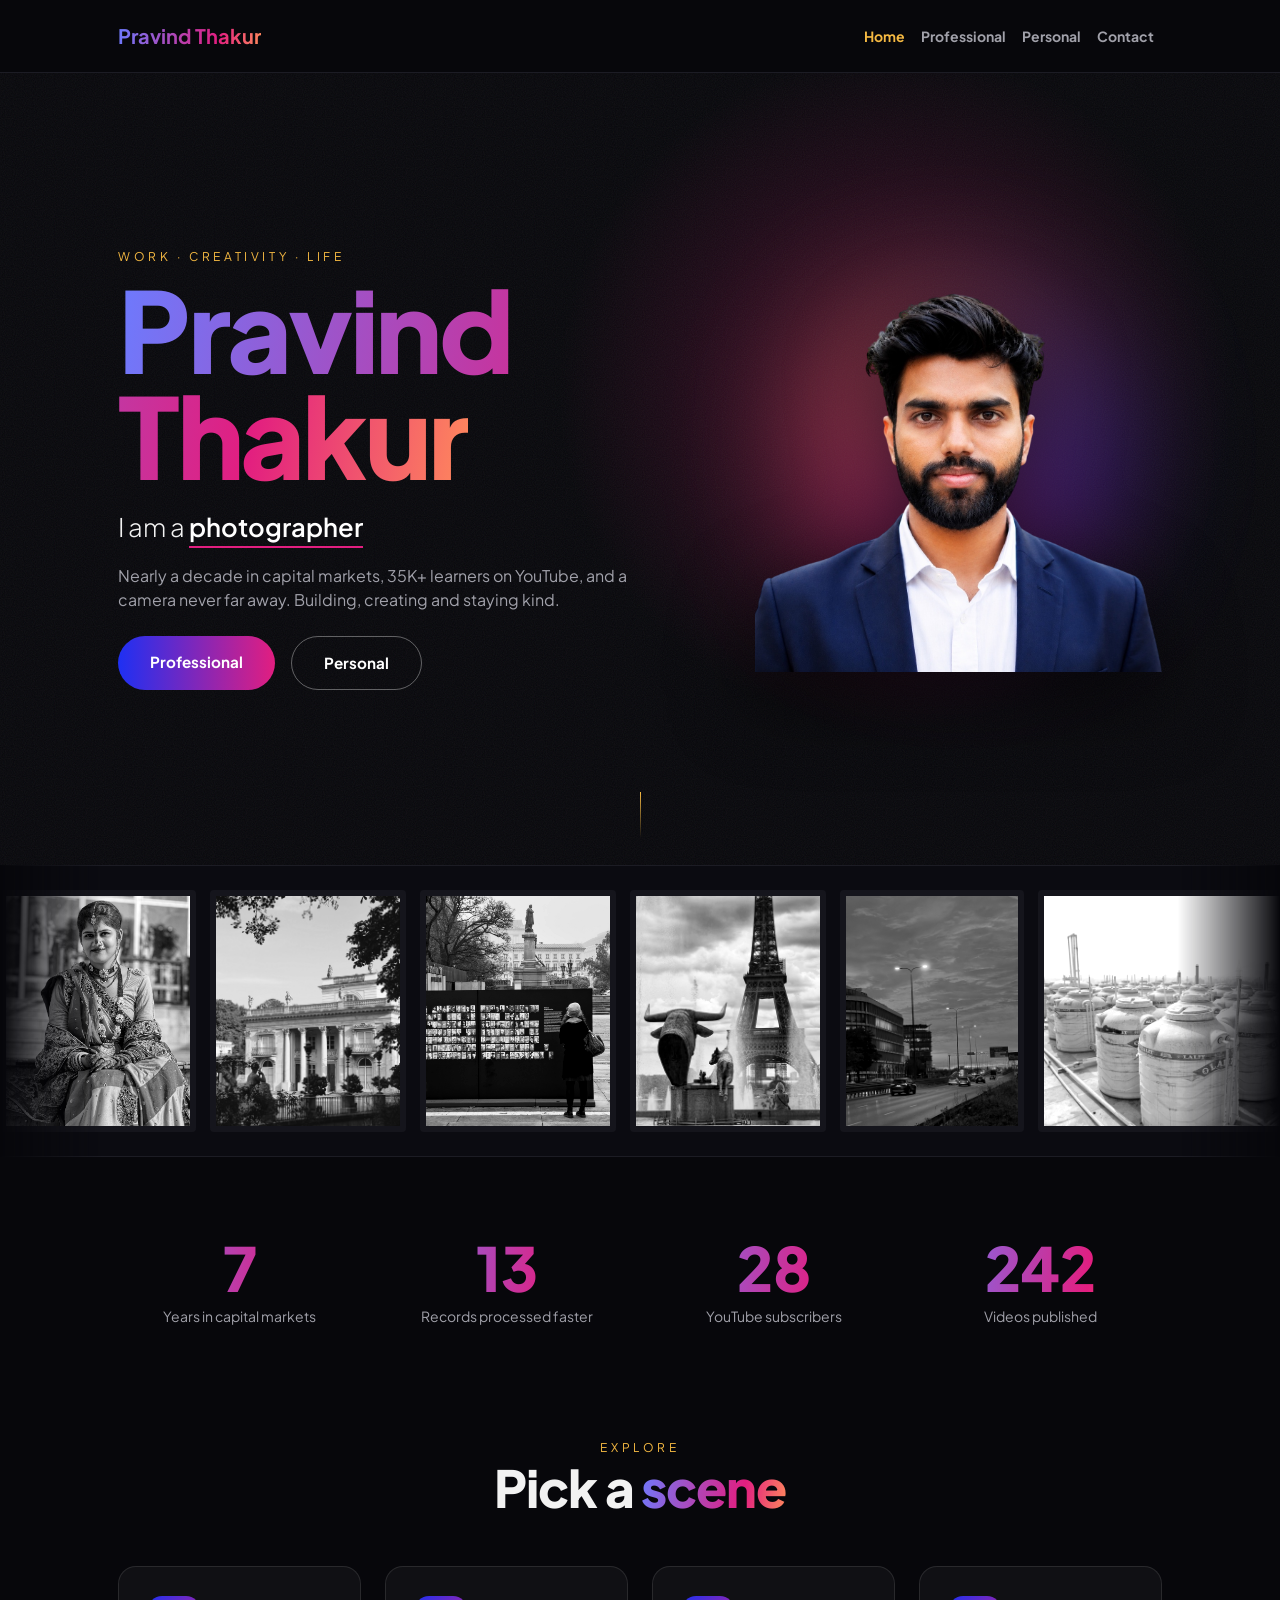
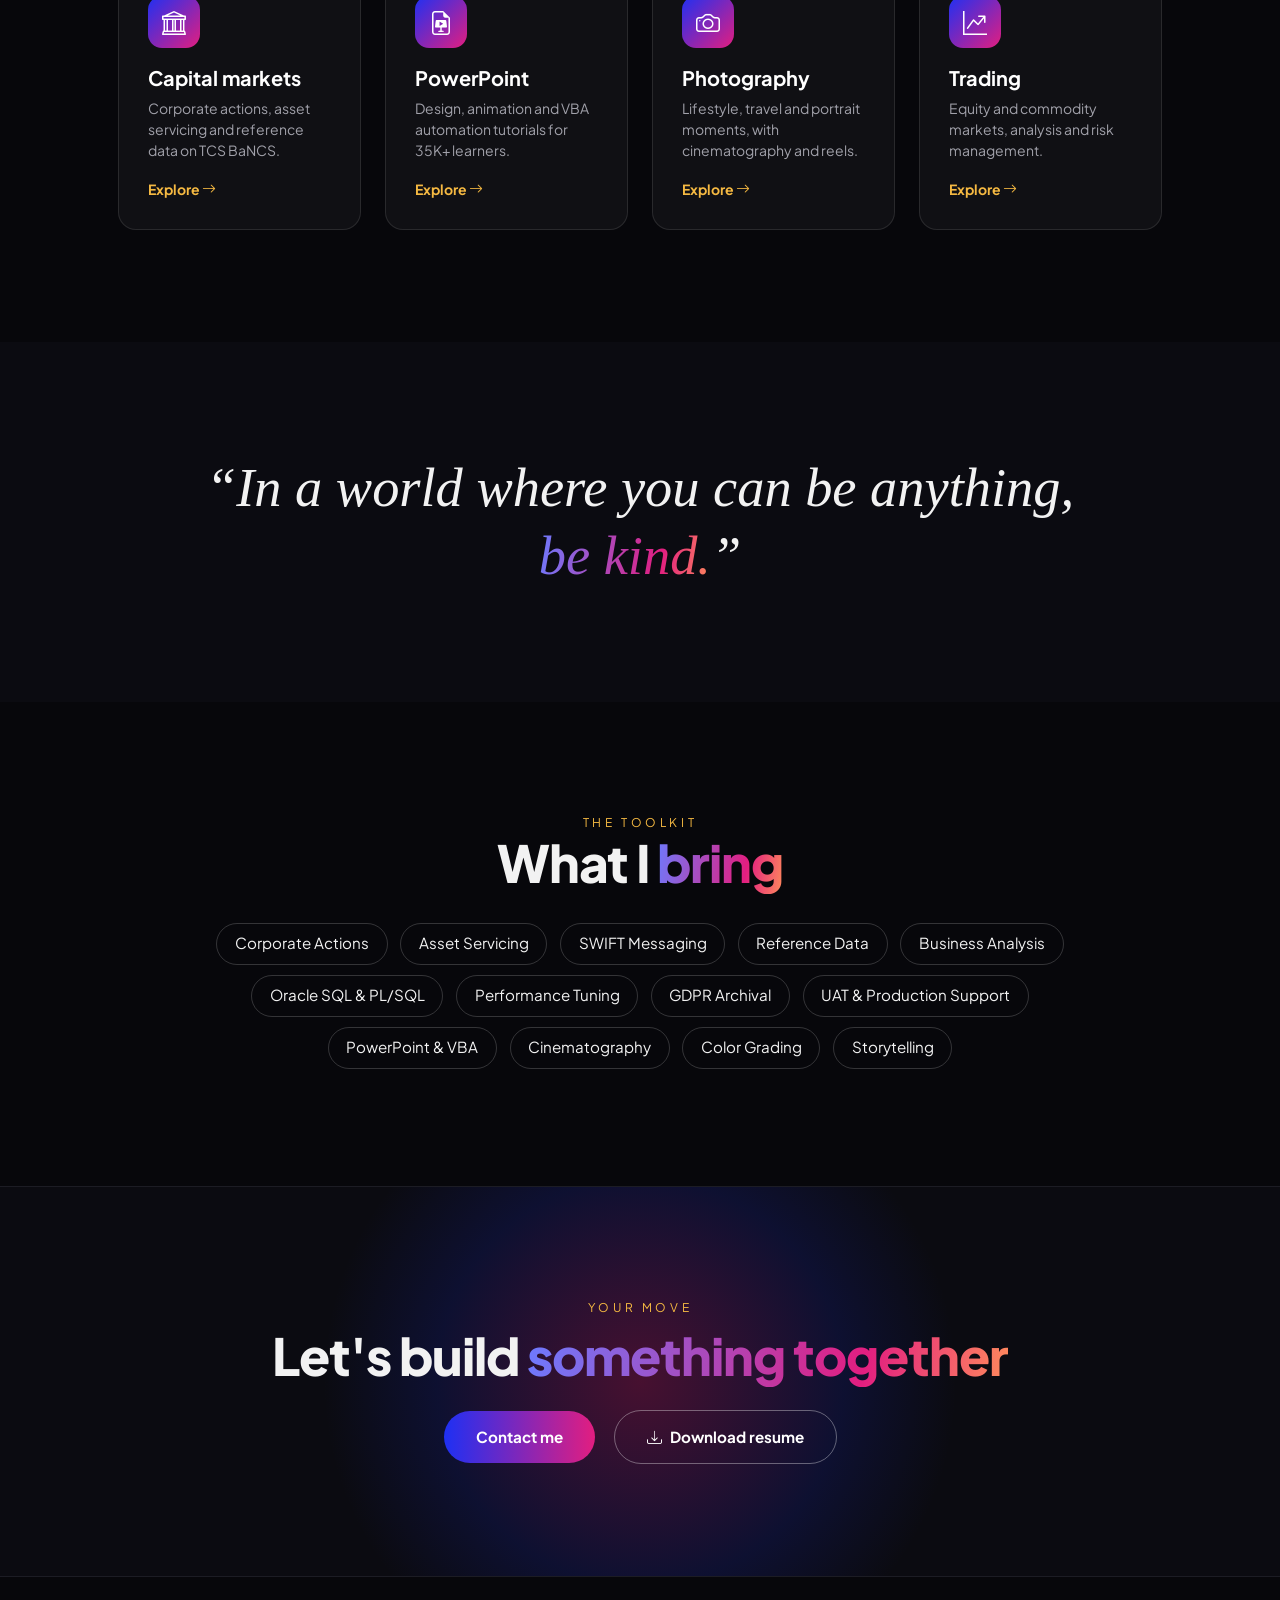
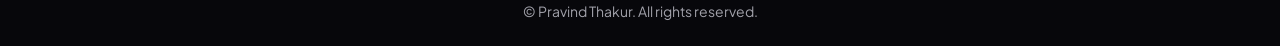
<file: index.html>
<!DOCTYPE html>
<html lang="en">
<head>
    <meta charset="utf-8" />
    <meta name="viewport" content="width=device-width, initial-scale=1, shrink-to-fit=no" />
    <meta name="description" content="Pravind Thakur — Capital markets professional, PowerPoint creator and photographer." />
    <meta name="author" content="Pravind Thakur" />
    <title>Pravind Thakur | Home</title>

    <!-- Favicon -->
    <link rel="icon" type="image/x-icon" href="assets/favicon.ico" />

    <!-- Google Fonts -->
    <link rel="preconnect" href="https://fonts.googleapis.com" />
    <link rel="preconnect" href="https://fonts.gstatic.com" crossorigin />
    <link href="https://fonts.googleapis.com/css2?family=Plus+Jakarta+Sans:wght@100;200;300;400;500;600;700;800;900&display=swap" rel="stylesheet" />

    <!-- Bootstrap Icons -->
    <link href="https://cdn.jsdelivr.net/npm/bootstrap-icons@1.8.1/font/bootstrap-icons.css" rel="stylesheet" />

    <!-- Core Theme CSS -->
    <link href="css/styles.css" rel="stylesheet" />

    <script>
        document.documentElement.classList.add('js');
    </script>

    <style>
        /* =========================================
           GLOBAL DARK THEME
        ========================================= */

        :root {
            color-scheme: dark;
        }

        html {
            scroll-behavior: smooth;
        }

        body {
            background: #07070b !important;
            font-family: 'Plus Jakarta Sans', sans-serif;
        }

        /* =========================================
           NAVIGATION HEADER
        ========================================= */

        .navbar {
            background-color: #07070b !important;
            border-bottom: 1px solid #1c1c24;
        }

        .navbar .navbar-brand {
            color: #f2f2f2 !important;
        }

        .navbar .navbar-brand .text-primary {
            background: linear-gradient(100deg, #6c7bff 0%, #e21e80 70%, #ff8a5c 100%);
            -webkit-background-clip: text;
            background-clip: text;
            -webkit-text-fill-color: transparent;
        }

        .navbar .nav-link {
            color: #a1a1aa !important;
            transition: color 0.25s ease;
        }

        .navbar .nav-link:hover,
        .navbar .nav-link:focus,
        .navbar .nav-link.active {
            color: #f5b942 !important;
        }

        .navbar .navbar-toggler {
            border: 1px solid rgba(255, 255, 255, 0.25);
            box-shadow: none;
        }

        .navbar .navbar-toggler:focus {
            box-shadow: 0 0 0 0.15rem rgba(245, 185, 66, 0.2);
        }

        @media (max-width: 991.98px) {
            #navbarSupportedContent .navbar-nav {
                margin-left: 0 !important;
                align-items: flex-start;
            }
        }

        /* =========================================
           MAIN CINEMATIC AREA
        ========================================= */

        .cine {
            background: #07070b;
            color: #f2f2f2;
            position: relative;
            overflow: hidden;
        }

        .cine a {
            text-decoration: none;
        }

        .c-grad {
            background: linear-gradient(100deg, #6c7bff 0%, #e21e80 70%, #ff8a5c 100%);
            -webkit-background-clip: text;
            background-clip: text;
            -webkit-text-fill-color: transparent;
        }

        .c-gold {
            color: #f5b942;
        }

        .c-muted {
            color: #a1a1aa;
        }

        #cScroll {
            position: fixed;
            top: 0;
            left: 0;
            height: 3px;
            width: 0;
            background: linear-gradient(90deg, #1e30f3, #e21e80);
            z-index: 2000;
        }

        /* =========================================
           HERO SECTION
        ========================================= */

        .c-hero {
            position: relative;
            min-height: 88vh;
            display: flex;
            align-items: center;
            padding: 9vh 0;
        }

        .c-hero::before {
            content: "";
            position: absolute;
            inset: 0;
            background: radial-gradient(
                520px circle at var(--mx, 70%) var(--my, 40%),
                rgba(226, 30, 128, 0.28),
                transparent 65%
            );
            pointer-events: none;
        }

        .c-hero::after {
            content: "";
            position: absolute;
            inset: 0;
            opacity: 0.07;
            pointer-events: none;
            background-image: url("data:image/svg+xml;utf8,<svg xmlns='http://www.w3.org/2000/svg' width='160' height='160'><filter id='n'><feTurbulence type='fractalNoise' baseFrequency='.9' numOctaves='2'/></filter><rect width='100%' height='100%' filter='url(%23n)'/></svg>");
        }

        /* The old Scene 01 and bottom information bars have been removed. */

        .c-eyebrow {
            letter-spacing: 0.3em;
            font-size: 0.75rem;
            text-transform: uppercase;
            color: #f5b942;
        }

        .c-title {
            font-size: clamp(3rem, 9vw, 7rem);
            font-weight: 800;
            line-height: 0.95;
            letter-spacing: -0.03em;
            margin: 0.6rem 0 1.2rem;
        }

        .c-role {
            font-size: clamp(1.1rem, 2.4vw, 1.6rem);
            font-weight: 300;
            min-height: 2.2em;
        }

        .c-role b {
            font-weight: 600;
            color: #fff;
            transition: opacity 0.35s, transform 0.35s;
            display: inline-block;
            border-bottom: 2px solid #e21e80;
        }

        .c-role b.out {
            opacity: 0;
            transform: translateY(8px);
        }

        .c-btn {
            display: inline-block;
            padding: 0.9rem 2rem;
            border-radius: 999px;
            font-weight: 700;
            font-size: 0.95rem;
            transition: transform 0.25s, box-shadow 0.25s, background 0.25s;
        }

        .c-btn:hover {
            transform: translateY(-3px);
        }

        .c-btn.fill {
            background: linear-gradient(90deg, #1e30f3, #e21e80);
            color: #fff;
        }

        .c-btn.fill:hover {
            box-shadow: 0 10px 30px rgba(226, 30, 128, 0.4);
            color: #fff;
        }

        .c-btn.line {
            border: 1px solid rgba(255, 255, 255, 0.35);
            color: #fff;
        }

        .c-btn.line:hover {
            background: #fff;
            color: #000;
        }

        /* =========================================
           PROFILE IMAGE
        ========================================= */

        .c-portrait {
            position: relative;
            display: flex;
            justify-content: center;
            z-index: 1;
        }

        .c-portrait::before {
            content: "";
            position: absolute;
            width: 75%;
            aspect-ratio: 1;
            border-radius: 50%;
            top: 8%;
            background: conic-gradient(
                from 90deg,
                #1e30f3,
                #e21e80,
                #ff8a5c,
                #1e30f3
            );
            filter: blur(70px);
            opacity: 0.55;
            animation: cSpin 14s linear infinite;
        }

        @keyframes cSpin {
            to {
                transform: rotate(360deg);
            }
        }

        .c-portrait img {
            position: relative;
            max-height: 62vh;
            max-width: 100%;
            animation: cFloat 6s ease-in-out infinite;
            filter: drop-shadow(0 25px 40px rgba(0, 0, 0, 0.6));
        }

        @keyframes cFloat {
            50% {
                transform: translateY(-12px);
            }
        }

        .c-scroll {
            position: absolute;
            bottom: 3vh;
            left: 50%;
            width: 1px;
            height: 46px;
            background: linear-gradient(#f5b942, transparent);
            z-index: 2;
            animation: cDrop 2s ease-in-out infinite;
        }

        @keyframes cDrop {
            0% {
                transform: scaleY(0);
                transform-origin: top;
            }

            50% {
                transform: scaleY(1);
                transform-origin: top;
            }

            51% {
                transform-origin: bottom;
            }

            100% {
                transform: scaleY(0);
                transform-origin: bottom;
            }
        }

        /* =========================================
           GENERAL SECTIONS
        ========================================= */

        .c-sec {
            padding: 7rem 0;
            position: relative;
        }

        .c-h2 {
            font-size: clamp(2rem, 4.5vw, 3.2rem);
            font-weight: 800;
            letter-spacing: -0.02em;
        }

        /* =========================================
           PHOTO REEL
        ========================================= */

        .c-reel {
            overflow: hidden;
            padding: 1.5rem 0;
            border-top: 1px solid #1c1c24;
            border-bottom: 1px solid #1c1c24;
            background: #0b0b11;
            -webkit-mask-image: linear-gradient(
                90deg,
                transparent,
                #000 8%,
                #000 92%,
                transparent
            );
            mask-image: linear-gradient(
                90deg,
                transparent,
                #000 8%,
                #000 92%,
                transparent
            );
        }

        .c-track {
            display: flex;
            gap: 14px;
            width: max-content;
            animation: cMarq 60s linear infinite;
        }

        .c-reel:hover .c-track {
            animation-play-state: paused;
        }

        @keyframes cMarq {
            to {
                transform: translateX(-50%);
            }
        }

        .c-frame {
            flex: 0 0 auto;
            border: 6px solid #15151c;
            border-radius: 4px;
            overflow: hidden;
            position: relative;
        }

        .c-frame img {
            height: 230px;
            width: auto;
            display: block;
            filter: grayscale(1) contrast(1.1);
            transition: filter 0.4s, transform 0.4s;
        }

        .c-frame:hover img {
            filter: none;
            transform: scale(1.06);
        }

        /* =========================================
           STATISTICS
        ========================================= */

        .c-stat {
            font-size: clamp(2.4rem, 5vw, 3.8rem);
            font-weight: 800;
            line-height: 1;
        }

        /* =========================================
           TWO WORLDS
        ========================================= */

        .c-worlds {
            display: flex;
            gap: 14px;
            min-height: 380px;
        }

        .c-world {
            flex: 1;
            border-radius: 22px;
            padding: 2.4rem;
            display: flex;
            flex-direction: column;
            justify-content: flex-end;
            position: relative;
            overflow: hidden;
            transition: flex 0.6s cubic-bezier(0.2, 0.8, 0.2, 1);
        }

        .c-world:hover {
            flex: 1.7;
        }

        .c-world.work {
            background: radial-gradient(circle at 20% 10%, #2b3fff, #0b1240 70%);
        }

        .c-world.create {
            background: radial-gradient(circle at 80% 10%, #ff6a3d, #7a0f4a 75%);
        }

        .c-world .more {
            max-height: 0;
            opacity: 0;
            overflow: hidden;
            transition: max-height 0.6s, opacity 0.6s;
        }

        .c-world:hover .more {
            max-height: 200px;
            opacity: 1;
        }

        .c-world h3 {
            font-size: clamp(1.5rem, 3vw, 2.2rem);
            font-weight: 800;
        }

        /* =========================================
           EXPLORE CARDS
        ========================================= */

        .c-card {
            background: rgba(255, 255, 255, 0.04);
            border: 1px solid rgba(255, 255, 255, 0.1);
            border-radius: 18px;
            padding: 1.8rem;
            height: 100%;
            transition: transform 0.15s, border-color 0.3s, background 0.3s;
            transform-style: preserve-3d;
        }

        .c-card:hover {
            border-color: rgba(226, 30, 128, 0.7);
            background: rgba(255, 255, 255, 0.07);
        }

        .c-ico {
            width: 52px;
            height: 52px;
            border-radius: 14px;
            display: flex;
            align-items: center;
            justify-content: center;
            font-size: 1.5rem;
            background: linear-gradient(135deg, #1e30f3, #e21e80);
            color: #fff;
            margin-bottom: 1.1rem;
        }

        /* =========================================
           QUOTE AND SKILLS
        ========================================= */

        .c-quote {
            font-family: Georgia, 'Times New Roman', serif;
            font-style: italic;
            font-size: clamp(1.8rem, 4.6vw, 3.4rem);
            line-height: 1.25;
            text-align: center;
            max-width: 900px;
            margin: 0 auto;
        }

        .c-tag {
            display: inline-block;
            padding: 0.55rem 1.1rem;
            margin: 0.3rem;
            border: 1px solid rgba(255, 255, 255, 0.18);
            border-radius: 999px;
            font-size: 0.95rem;
            transition: all 0.25s;
            cursor: default;
        }

        .c-tag:hover {
            background: #fff;
            color: #000;
            transform: translateY(-4px) rotate(-2deg);
            box-shadow: 0 10px 24px rgba(226, 30, 128, 0.35);
        }

        /* =========================================
           CALL TO ACTION
        ========================================= */

        .c-cta {
            background: #0b0b11;
            border-top: 1px solid #1c1c24;
            padding: 7rem 0;
            text-align: center;
            position: relative;
            overflow: hidden;
        }

        .c-cta::before {
            content: "";
            position: absolute;
            left: 50%;
            top: 50%;
            width: 640px;
            height: 640px;
            max-width: 120%;
            transform: translate(-50%, -50%);
            border-radius: 50%;
            background: radial-gradient(
                circle,
                rgba(226, 30, 128, 0.28),
                rgba(30, 48, 243, 0.14) 45%,
                transparent 70%
            );
            pointer-events: none;
        }

        .c-cta .container {
            position: relative;
        }

        /* =========================================
           DARK FOOTER
        ========================================= */

        footer.bg-white {
            background-color: #07070b !important;
            color: #a1a1aa;
            border-top: 1px solid #1c1c24;
        }

        footer.bg-white .small {
            color: #a1a1aa;
        }

        /* =========================================
           REVEAL ANIMATIONS
        ========================================= */

        .js .rv {
            opacity: 0;
            transform: translateY(34px);
            transition: opacity 0.9s ease, transform 0.9s ease;
        }

        .js .rv.in {
            opacity: 1;
            transform: none;
        }

        .js .rv.d1 {
            transition-delay: 0.12s;
        }

        .js .rv.d2 {
            transition-delay: 0.24s;
        }

        .js .rv.d3 {
            transition-delay: 0.36s;
        }

        /* =========================================
           RESPONSIVE DESIGN
        ========================================= */

        @media (max-width: 767px) {
            .c-worlds {
                flex-direction: column;
            }

            .c-world {
                min-height: 280px;
            }

            .c-world .more {
                max-height: 200px;
                opacity: 1;
            }

            .c-hero {
                min-height: 85vh;
                padding: 5rem 0;
            }

            .c-portrait img {
                max-height: 45vh;
            }

            .c-sec {
                padding: 4.5rem 0;
            }

            .c-cta {
                padding: 5rem 0;
            }

            .c-frame img {
                height: 180px;
            }

            .c-scroll {
                display: none;
            }
        }

        @media (prefers-reduced-motion: reduce) {
            html {
                scroll-behavior: auto;
            }

            .c-track,
            .c-portrait::before,
            .c-portrait img,
            .c-scroll {
                animation: none;
            }

            .js .rv {
                opacity: 1;
                transform: none;
                transition: none;
            }

            .c-world,
            .c-card,
            .c-tag,
            .c-btn {
                transition: none;
            }
        }
    </style>
</head>

<body class="d-flex flex-column h-100 bg-light">

    <main class="flex-shrink-0">

        <!-- =========================================
             NAVIGATION
        ========================================= -->

        <nav class="navbar navbar-expand-lg navbar-dark py-3">
            <div class="container px-4 px-lg-5">

                <a class="navbar-brand" href="index.html">
                    <span class="fw-bolder text-primary">Pravind Thakur</span>
                </a>

                <button
                    class="navbar-toggler"
                    type="button"
                    data-bs-toggle="collapse"
                    data-bs-target="#navbarSupportedContent"
                    aria-controls="navbarSupportedContent"
                    aria-expanded="false"
                    aria-label="Toggle navigation">

                    <span class="navbar-toggler-icon"></span>
                </button>

                <div class="collapse navbar-collapse" id="navbarSupportedContent">
                    <ul class="navbar-nav ms-auto mb-2 mb-lg-0 small fw-bolder">
                        <li class="nav-item">
                            <a class="nav-link active" href="index.html">Home</a>
                        </li>
                        <li class="nav-item">
                            <a class="nav-link" href="Professional.html">Professional</a>
                        </li>
                        <li class="nav-item">
                            <a class="nav-link" href="Personal.html">Personal</a>
                        </li>
                        <li class="nav-item">
                            <a class="nav-link" href="contact.html">Contact</a>
                        </li>
                    </ul>
                </div>

            </div>
        </nav>

        <!-- =========================================
             CINEMATIC HOME BODY
        ========================================= -->

        <div class="cine">

            <div id="cScroll"></div>

            <!-- 1. HERO SECTION -->

            <section class="c-hero" id="cHero">

                <div class="container px-5" style="position:relative;z-index:1">

                    <div class="row align-items-center gx-5">

                        <div class="col-lg-7 text-center text-lg-start rv">

                            <div class="c-eyebrow">
                                Work &middot; Creativity &middot; Life
                            </div>

                            <h1 class="c-title">
                                <span class="c-grad">Pravind<br>Thakur</span>
                            </h1>

                            <div class="c-role">
                                I am a <b id="cRole">business analyst</b>
                            </div>

                            <p class="c-muted mb-4" style="max-width:520px">
                                Nearly a decade in capital markets, 35K+ learners on YouTube,
                                and a camera never far away. Building, creating and staying kind.
                            </p>

                            <div class="d-flex flex-wrap gap-3 justify-content-center justify-content-lg-start">

                                <a class="c-btn fill" href="Professional.html">
                                    Professional
                                </a>

                                <a class="c-btn line" href="Personal.html">
                                    Personal
                                </a>

                            </div>

                        </div>

                        <div class="col-lg-5 mt-5 mt-lg-0 rv d2">

                            <div class="c-portrait">
                                <img src="assets/Profile.png" alt="Pravind Thakur" />
                            </div>

                        </div>

                    </div>

                </div>

                <div class="c-scroll"></div>

            </section>

            <!-- 2. PHOTO REEL -->

            <section class="c-reel" aria-label="Photo reel">

                <div class="c-track">

                    <a class="c-frame" href="Photography.html">
                        <img src="photos/photo1.JPG" alt="Photography 1" loading="lazy" onerror="this.parentNode.style.display='none'" />
                    </a>

                    <a class="c-frame" href="Photography.html">
                        <img src="photos/photo2.JPG" alt="Photography 2" loading="lazy" onerror="this.parentNode.style.display='none'" />
                    </a>

                    <a class="c-frame" href="Photography.html">
                        <img src="photos/photo3.JPG" alt="Photography 3" loading="lazy" onerror="this.parentNode.style.display='none'" />
                    </a>

                    <a class="c-frame" href="Photography.html">
                        <img src="photos/photo4.JPG" alt="Photography 4" loading="lazy" onerror="this.parentNode.style.display='none'" />
                    </a>

                    <a class="c-frame" href="Photography.html">
                        <img src="photos/photo5.JPG" alt="Photography 5" loading="lazy" onerror="this.parentNode.style.display='none'" />
                    </a>

                    <a class="c-frame" href="Photography.html">
                        <img src="photos/photo7.jpeg" alt="Photography 7" loading="lazy" onerror="this.parentNode.style.display='none'" />
                    </a>

                    <a class="c-frame" href="Photography.html">
                        <img src="photos/photo8.jpeg" alt="Photography 8" loading="lazy" onerror="this.parentNode.style.display='none'" />
                    </a>

                    <a class="c-frame" href="Photography.html">
                        <img src="photos/photo9.jpg" alt="Photography 9" loading="lazy" onerror="this.parentNode.style.display='none'" />
                    </a>

                    <!-- Duplicate images for the continuous reel -->

                    <a class="c-frame" href="Photography.html" aria-hidden="true" tabindex="-1">
                        <img src="photos/photo1.JPG" alt="" loading="lazy" onerror="this.parentNode.style.display='none'" />
                    </a>

                    <a class="c-frame" href="Photography.html" aria-hidden="true" tabindex="-1">
                        <img src="photos/photo2.JPG" alt="" loading="lazy" onerror="this.parentNode.style.display='none'" />
                    </a>

                    <a class="c-frame" href="Photography.html" aria-hidden="true" tabindex="-1">
                        <img src="photos/photo3.JPG" alt="" loading="lazy" onerror="this.parentNode.style.display='none'" />
                    </a>

                    <a class="c-frame" href="Photography.html" aria-hidden="true" tabindex="-1">
                        <img src="photos/photo4.JPG" alt="" loading="lazy" onerror="this.parentNode.style.display='none'" />
                    </a>

                    <a class="c-frame" href="Photography.html" aria-hidden="true" tabindex="-1">
                        <img src="photos/photo5.JPG" alt="" loading="lazy" onerror="this.parentNode.style.display='none'" />
                    </a>

                    <a class="c-frame" href="Photography.html" aria-hidden="true" tabindex="-1">
                        <img src="photos/photo7.jpeg" alt="" loading="lazy" onerror="this.parentNode.style.display='none'" />
                    </a>

                    <a class="c-frame" href="Photography.html" aria-hidden="true" tabindex="-1">
                        <img src="photos/photo8.jpeg" alt="" loading="lazy" onerror="this.parentNode.style.display='none'" />
                    </a>

                    <a class="c-frame" href="Photography.html" aria-hidden="true" tabindex="-1">
                        <img src="photos/photo9.jpg" alt="" loading="lazy" onerror="this.parentNode.style.display='none'" />
                    </a>

                </div>

            </section>

            <!-- 3. STATISTICS -->

            <section class="c-sec" style="padding:5rem 0">

                <div class="container px-5">

                    <div class="row text-center gy-4">

                        <div class="col-6 col-md-3 rv">
                            <div class="c-stat c-grad" data-count="9" data-suffix="+">0</div>
                            <div class="c-muted small mt-2">Years in capital markets</div>
                        </div>

                        <div class="col-6 col-md-3 rv d1">
                            <div class="c-stat c-grad" data-count="16" data-suffix="M+">0</div>
                            <div class="c-muted small mt-2">Records processed faster</div>
                        </div>

                        <div class="col-6 col-md-3 rv d2">
                            <div class="c-stat c-grad" data-count="35" data-suffix="K+">0</div>
                            <div class="c-muted small mt-2">YouTube subscribers</div>
                        </div>

                        <div class="col-6 col-md-3 rv d3">
                            <div class="c-stat c-grad" data-count="300" data-suffix="+">0</div>
                            <div class="c-muted small mt-2">Videos published</div>
                        </div>

                    </div>

                </div>

            </section>

            <!-- 5. EXPLORE CARDS -->

            <section class="c-sec" style="padding-top:2rem">

                <div class="container px-5">

                    <div class="text-center mb-5 rv">

                        <div class="c-eyebrow">Explore</div>

                        <h2 class="c-h2">
                            Pick a <span class="c-grad">scene</span>
                        </h2>

                    </div>

                    <div class="row g-4">

                        <div class="col-md-6 col-xl-3 rv">

                            <a class="c-card d-block text-white" data-tilt href="Professional.html">

                                <div class="c-ico">
                                    <i class="bi bi-bank"></i>
                                </div>

                                <h3 class="h5 fw-bolder">Capital markets</h3>

                                <p class="c-muted small">
                                    Corporate actions, asset servicing and reference data on TCS BaNCS.
                                </p>

                                <span class="c-gold fw-bolder small">
                                    Explore <i class="bi bi-arrow-right"></i>
                                </span>

                            </a>

                        </div>

                        <div class="col-md-6 col-xl-3 rv d1">

                            <a class="c-card d-block text-white" data-tilt href="Powerpoint.html">

                                <div class="c-ico">
                                    <i class="bi bi-file-earmark-slides"></i>
                                </div>

                                <h3 class="h5 fw-bolder">PowerPoint</h3>

                                <p class="c-muted small">
                                    Design, animation and VBA automation tutorials for 35K+ learners.
                                </p>

                                <span class="c-gold fw-bolder small">
                                    Explore <i class="bi bi-arrow-right"></i>
                                </span>

                            </a>

                        </div>

                        <div class="col-md-6 col-xl-3 rv d2">

                            <a class="c-card d-block text-white" data-tilt href="Photography.html">

                                <div class="c-ico">
                                    <i class="bi bi-camera"></i>
                                </div>

                                <h3 class="h5 fw-bolder">Photography</h3>

                                <p class="c-muted small">
                                    Lifestyle, travel and portrait moments, with cinematography and reels.
                                </p>

                                <span class="c-gold fw-bolder small">
                                    Explore <i class="bi bi-arrow-right"></i>
                                </span>

                            </a>

                        </div>

                        <div class="col-md-6 col-xl-3 rv d3">

                            <a class="c-card d-block text-white" data-tilt href="Trading.html">

                                <div class="c-ico">
                                    <i class="bi bi-graph-up-arrow"></i>
                                </div>

                                <h3 class="h5 fw-bolder">Trading</h3>

                                <p class="c-muted small">
                                    Equity and commodity markets, analysis and risk management.
                                </p>

                                <span class="c-gold fw-bolder small">
                                    Explore <i class="bi bi-arrow-right"></i>
                                </span>

                            </a>

                        </div>

                    </div>

                </div>

            </section>

            <!-- 6. QUOTE -->

            <section class="c-sec" style="background:#0b0b11">

                <div class="container px-5 rv">

                    <p class="c-quote">
                        &ldquo;In a world where you can be anything,
                        <span class="c-grad">be kind.</span>&rdquo;
                    </p>

                </div>

            </section>

            <!-- 7. SKILLS -->

            <section class="c-sec">

                <div class="container px-5">

                    <div class="text-center mb-4 rv">

                        <div class="c-eyebrow">The toolkit</div>

                        <h2 class="c-h2">
                            What I <span class="c-grad">bring</span>
                        </h2>

                    </div>

                    <div class="text-center rv d1" style="max-width:860px;margin:0 auto">

                        <span class="c-tag">Corporate Actions</span>
                        <span class="c-tag">Asset Servicing</span>
                        <span class="c-tag">SWIFT Messaging</span>
                        <span class="c-tag">Reference Data</span>
                        <span class="c-tag">Business Analysis</span>
                        <span class="c-tag">Oracle SQL &amp; PL/SQL</span>
                        <span class="c-tag">Performance Tuning</span>
                        <span class="c-tag">GDPR Archival</span>
                        <span class="c-tag">UAT &amp; Production Support</span>
                        <span class="c-tag">PowerPoint &amp; VBA</span>
                        <span class="c-tag">Cinematography</span>
                        <span class="c-tag">Color Grading</span>
                        <span class="c-tag">Storytelling</span>

                    </div>

                </div>

            </section>

            <!-- 8. CALL TO ACTION -->

            <section class="c-cta">

                <div class="container px-5 rv">

                    <div class="c-eyebrow mb-2">
                        Your move
                    </div>

                    <h2 class="c-h2 mb-4">
                        Let's build <span class="c-grad">something together</span>
                    </h2>

                    <a class="c-btn fill me-sm-3 mb-3 mb-sm-0" href="contact.html">
                        Contact me
                    </a>

                    <a class="c-btn line" href="assets/PravindThakur.pdf" download="PravindThakur.pdf">
                        <i class="bi bi-download me-2"></i>Download resume
                    </a>

                </div>

            </section>

        </div>

        <!-- =========================================
             JAVASCRIPT BEHAVIOUR
        ========================================= -->

        <script>
        (function () {

            'use strict';

            var reduce = window.matchMedia('(prefers-reduced-motion: reduce)').matches;
            var fine = window.matchMedia('(hover: hover)').matches;

            /* Scroll progress bar */

            var bar = document.getElementById('cScroll');

            function updateScrollProgress() {
                var h = document.documentElement;
                var max = h.scrollHeight - h.clientHeight;

                if (bar) {
                    bar.style.width =
                        (max > 0 ? (h.scrollTop / max) * 100 : 0) + '%';
                }
            }

            window.addEventListener('scroll', updateScrollProgress, {
                passive: true
            });

            updateScrollProgress();

            /* Hero mouse-follow glow */

            var hero = document.getElementById('cHero');

            if (hero && fine && !reduce) {

                hero.addEventListener('mousemove', function (e) {

                    var r = hero.getBoundingClientRect();

                    hero.style.setProperty(
                        '--mx',
                        (e.clientX - r.left) + 'px'
                    );

                    hero.style.setProperty(
                        '--my',
                        (e.clientY - r.top) + 'px'
                    );

                });

            }

            /* Rotating professional and creative roles */

            var roles = [
                'business analyst',
                'PowerPoint creator',
                'photographer',
                'market watcher',
                'storyteller'
            ];

            var roleEl = document.getElementById('cRole');
            var ri = 0;
            var roleInterval = null;

            if (roleEl && !reduce) {

                roleInterval = window.setInterval(function () {

                    roleEl.classList.add('out');

                    window.setTimeout(function () {

                        ri = (ri + 1) % roles.length;
                        roleEl.textContent = roles[ri];
                        roleEl.classList.remove('out');

                    }, 350);

                }, 2400);

            }

            /* Animated statistics */

            function countUp(el) {

                if (el.dataset.counted === 'true') {
                    return;
                }

                el.dataset.counted = 'true';

                var end = parseInt(el.getAttribute('data-count'), 10);
                var suffix = el.getAttribute('data-suffix') || '';

                if (reduce) {
                    el.textContent = end + suffix;
                    return;
                }

                var start = null;

                function step(ts) {

                    if (!start) {
                        start = ts;
                    }

                    var p = Math.min((ts - start) / 1500, 1);
                    var eased = 1 - Math.pow(1 - p, 3);

                    el.textContent =
                        Math.round(end * eased) + (p === 1 ? suffix : '');

                    if (p < 1) {
                        requestAnimationFrame(step);
                    }

                }

                requestAnimationFrame(step);

            }

            /* Scroll reveal */

            var revealElements = document.querySelectorAll('.rv');

            if ('IntersectionObserver' in window) {

                var io = new IntersectionObserver(function (entries, observer) {

                    entries.forEach(function (en) {

                        if (!en.isIntersecting) {
                            return;
                        }

                        en.target.classList.add('in');

                        en.target.querySelectorAll('[data-count]').forEach(countUp);

                        observer.unobserve(en.target);

                    });

                }, {
                    threshold: 0.15
                });

                revealElements.forEach(function (el) {
                    io.observe(el);
                });

            } else {

                /* Fallback for browsers without IntersectionObserver */

                revealElements.forEach(function (el) {

                    el.classList.add('in');

                    el.querySelectorAll('[data-count]').forEach(countUp);

                });

            }

            /* Card tilt effect */

            if (fine && !reduce) {

                document.querySelectorAll('[data-tilt]').forEach(function (card) {

                    card.addEventListener('mousemove', function (e) {

                        var r = card.getBoundingClientRect();

                        var x = (e.clientX - r.left) / r.width - 0.5;
                        var y = (e.clientY - r.top) / r.height - 0.5;

                        card.style.transform =
                            'perspective(700px) rotateX(' +
                            (-y * 12) +
                            'deg) rotateY(' +
                            (x * 12) +
                            'deg) translateY(-4px)';

                    });

                    card.addEventListener('mouseleave', function () {
                        card.style.transform = '';
                    });

                });

            }

        })();
        </script>

    </main>

    <!-- =========================================
         FOOTER
    ========================================= -->

<!-- Footer -->
<footer id="siteFooter" class="py-4 mt-auto">
    <div class="container px-5">
        <div class="row align-items-center justify-content-center">
            <div class="col-auto text-center">
                <div class="small m-0">
                    &copy; Pravind Thakur. All rights reserved.
                </div>
            </div>
        </div>
    </div>
</footer>

    <!-- Bootstrap JavaScript -->
    <script src="https://cdn.jsdelivr.net/npm/bootstrap@5.2.3/dist/js/bootstrap.bundle.min.js"></script>

    <!-- Core Theme JavaScript -->
    <script src="js/scripts.js"></script>

</body>
</html>
</file>
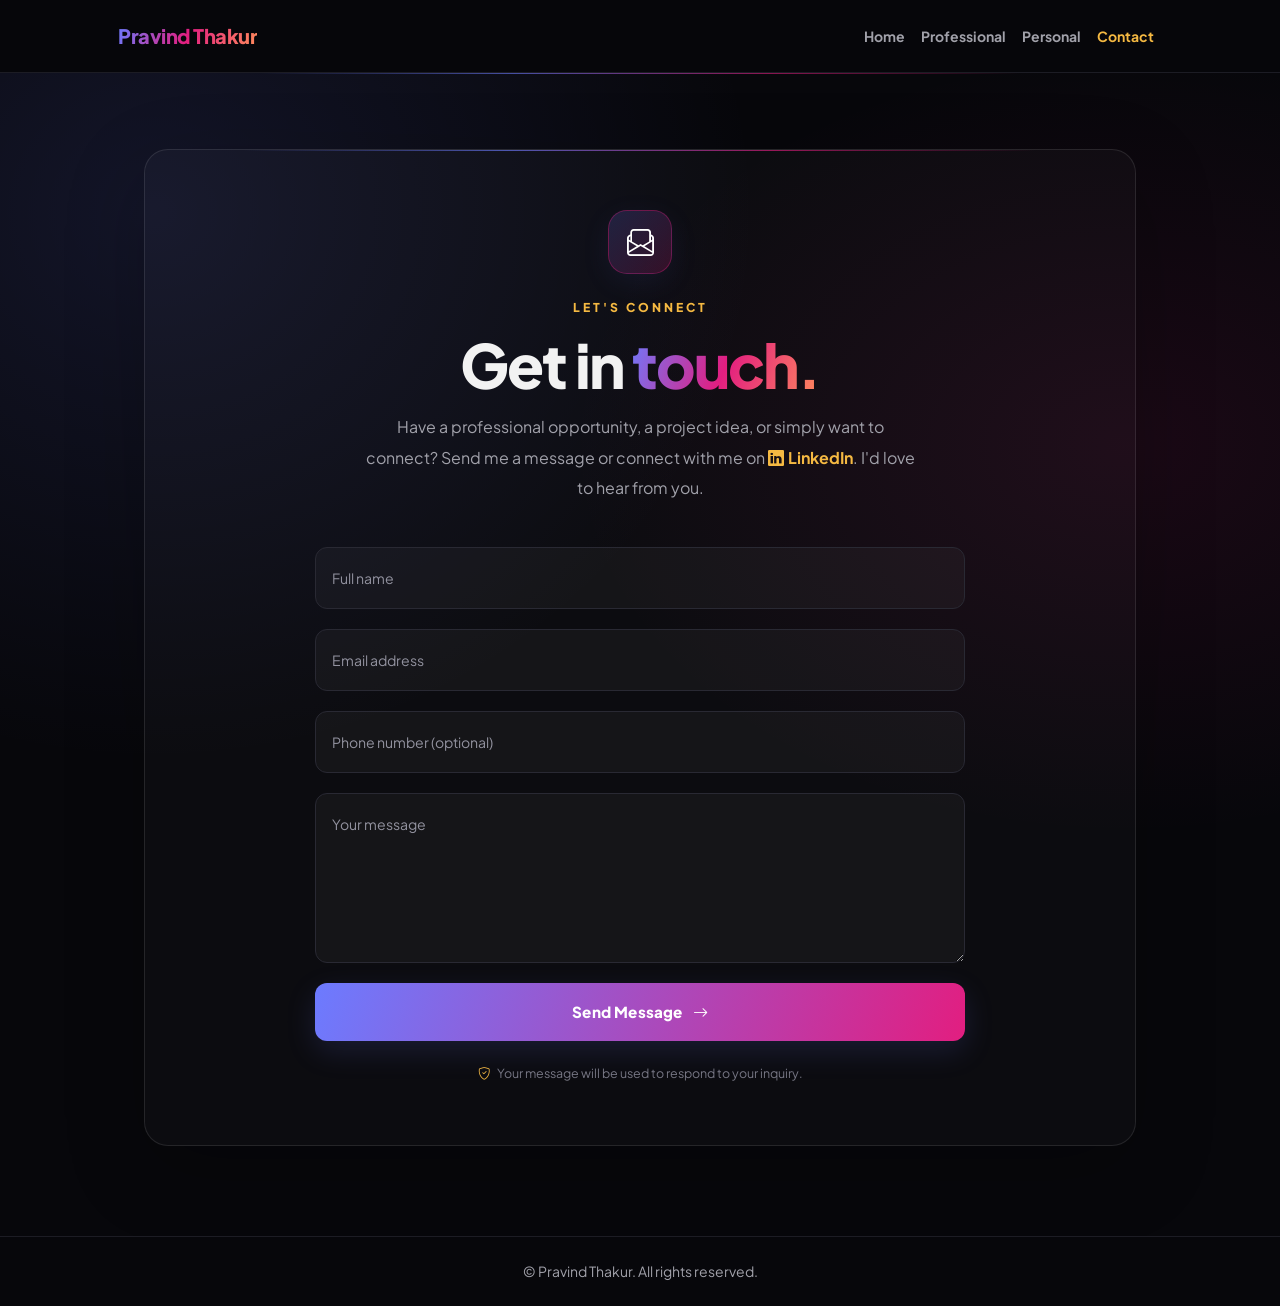
<file: contact.html>
<!DOCTYPE html>
<html lang="en">
<head>
    <meta charset="utf-8" />
    <meta name="viewport" content="width=device-width, initial-scale=1" />
    <meta name="description" content="Get in touch with Pravind Thakur for professional opportunities, collaborations, and inquiries." />
    <meta name="author" content="Pravind Thakur" />

    <title>Pravind Thakur | Contact</title>

    <!-- Favicon -->
    <link rel="icon" type="image/x-icon" href="assets/favicon.ico" />

    <!-- Google Font -->
    <link rel="preconnect" href="https://fonts.googleapis.com" />
    <link rel="preconnect" href="https://fonts.gstatic.com" crossorigin />
    <link href="https://fonts.googleapis.com/css2?family=Plus+Jakarta+Sans:wght@100;200;300;400;500;600;700;800;900&display=swap" rel="stylesheet" />

    <!-- Bootstrap Icons -->
    <link href="https://cdn.jsdelivr.net/npm/bootstrap-icons@1.8.1/font/bootstrap-icons.css" rel="stylesheet" />

    <!-- Existing Site CSS -->
    <link href="css/styles.css" rel="stylesheet" />

    <style>
        :root {
            color-scheme: dark;

            --c-bg: #07070b;
            --c-surface: rgba(255, 255, 255, 0.035);
            --c-surface-hover: rgba(255, 255, 255, 0.06);
            --c-border: #1c1c24;
            --c-text: #f2f2f2;
            --c-muted: #a1a1aa;
            --c-gold: #f5b942;
            --c-blue: #6c7bff;
            --c-pink: #e21e80;
            --c-orange: #ff8a5c;
        }

        * {
            box-sizing: border-box;
        }

        html {
            min-height: 100%;
            scroll-behavior: smooth;
            background: var(--c-bg);
        }

        body {
            min-height: 100vh;
            margin: 0;
            font-family: 'Plus Jakarta Sans', sans-serif;
            background: var(--c-bg) !important;
            color: var(--c-text);
        }

        a {
            text-decoration: none;
        }

        /* Navigation */

        .navbar {
            background: rgba(7, 7, 11, 0.94) !important;
            border-bottom: 1px solid var(--c-border);
            backdrop-filter: blur(16px);
            -webkit-backdrop-filter: blur(16px);
        }

        .navbar-brand {
            color: var(--c-text) !important;
            font-weight: 800;
            letter-spacing: -0.5px;
        }

        .brand-gradient {
            background: linear-gradient(
                110deg,
                var(--c-blue),
                var(--c-pink),
                var(--c-orange)
            );
            -webkit-background-clip: text;
            background-clip: text;
            -webkit-text-fill-color: transparent;
        }

        .navbar .nav-link {
            color: var(--c-muted) !important;
            font-weight: 700;
            transition: color 0.25s ease;
        }

        .navbar .nav-link:hover,
        .navbar .nav-link.active {
            color: var(--c-gold) !important;
        }

        .navbar-toggler {
            border: 1px solid #343440;
            padding: 7px 10px;
        }

        .navbar-toggler:focus {
            box-shadow: 0 0 0 3px rgba(108, 123, 255, 0.2);
        }
        /* navbar-dark supplies the correct light hamburger icon. */

        /* Main section */

        .contact-section {
            position: relative;
            isolation: isolate;
            overflow: hidden;
            min-height: calc(100vh - 140px);
            padding: 76px 0 90px;
            background:
                radial-gradient(
                    ellipse at 12% 12%,
                    rgba(108, 123, 255, 0.12),
                    transparent 38%
                ),
                radial-gradient(
                    ellipse at 88% 32%,
                    rgba(226, 30, 128, 0.09),
                    transparent 35%
                ),
                var(--c-bg);
        }

        .contact-section::before {
            content: "";
            position: absolute;
            z-index: -1;
            top: 0;
            left: 50%;
            width: min(760px, 100%);
            height: 1px;
            transform: translateX(-50%);
            background: linear-gradient(
                90deg,
                transparent,
                rgba(108, 123, 255, 0.6),
                rgba(226, 30, 128, 0.6),
                transparent
            );
        }

        .contact-shell {
            max-width: 1040px;
            margin: 0 auto;
            padding: 0 24px;
        }

        .contact-card {
            position: relative;
            overflow: hidden;
            padding: clamp(28px, 5vw, 60px);
            border: 1px solid rgba(255, 255, 255, 0.10);
            border-radius: 24px;
            background: rgba(255, 255, 255, 0.025);
            box-shadow: 0 24px 80px rgba(0, 0, 0, 0.24);
        }

        .contact-card::before {
            content: "";
            position: absolute;
            top: 0;
            left: 10%;
            right: 10%;
            height: 1px;
            background: linear-gradient(
                90deg,
                transparent,
                rgba(108, 123, 255, 0.65),
                rgba(226, 30, 128, 0.65),
                transparent
            );
        }

        .contact-eyebrow {
            margin-bottom: 14px;
            color: var(--c-gold);
            font-size: 0.76rem;
            font-weight: 800;
            letter-spacing: 3px;
            text-transform: uppercase;
        }

        .contact-icon {
            display: inline-flex;
            align-items: center;
            justify-content: center;
            width: 64px;
            height: 64px;
            margin-bottom: 24px;
            border: 1px solid rgba(226, 30, 128, 0.35);
            border-radius: 19px;
            background: linear-gradient(
                135deg,
                rgba(108, 123, 255, 0.18),
                rgba(226, 30, 128, 0.18)
            );
            color: #fff;
            font-size: 1.7rem;
            box-shadow: 0 8px 30px rgba(108, 123, 255, 0.08);
        }

        .contact-title {
            margin-bottom: 14px;
            color: var(--c-text);
            font-size: clamp(2.2rem, 5vw, 3.8rem);
            font-weight: 800;
            letter-spacing: -2px;
            line-height: 1.12;
        }

        .gradient-text {
            background: linear-gradient(
                110deg,
                var(--c-blue),
                var(--c-pink),
                var(--c-orange)
            );
            -webkit-background-clip: text;
            background-clip: text;
            -webkit-text-fill-color: transparent;
        }

        .contact-subtitle {
            max-width: 550px;
            margin: 0 auto;
            color: var(--c-muted);
            font-size: 1rem;
            line-height: 1.9;
        }

        .contact-form-wrap {
            max-width: 650px;
            margin: 44px auto 0;
        }

        /* Form fields */

        .form-floating {
            margin-bottom: 20px !important;
        }

        .form-floating > .form-control {
            min-height: 62px;
            padding: 1.2rem 1rem;
            border: 1px solid #292933;
            border-radius: 12px;
            background: rgba(255, 255, 255, 0.035);
            color: var(--c-text);
            font-family: inherit;
            font-size: 0.94rem;
            box-shadow: none;
            transition:
                border-color 0.25s ease,
                background 0.25s ease,
                box-shadow 0.25s ease;
        }

        .form-floating > textarea.form-control {
            min-height: 170px;
            padding-top: 1.7rem;
            resize: vertical;
        }

        .form-floating > label {
            padding: 1.2rem 1rem;
            color: #92929f;
            font-size: 0.88rem;
        }

        .form-floating > .form-control:focus {
            border-color: var(--c-blue);
            background: rgba(255, 255, 255, 0.05);
            color: #fff;
            box-shadow: 0 0 0 3px rgba(108, 123, 255, 0.12);
        }

        .form-floating > .form-control:focus ~ label,
        .form-floating > .form-control:not(:placeholder-shown) ~ label {
            color: var(--c-muted);
        }

        .form-control::placeholder {
            color: transparent;
        }

        .form-control:-webkit-autofill,
        .form-control:-webkit-autofill:hover,
        .form-control:-webkit-autofill:focus {
            -webkit-text-fill-color: var(--c-text);
            transition: background-color 9999s ease-in-out 0s;
        }

        /* Submit button */

        .btn-contact {
            position: relative;
            display: inline-flex;
            align-items: center;
            justify-content: center;
            gap: 10px;
            min-height: 58px;
            padding: 15px 28px;
            border: 0;
            border-radius: 12px;
            background: linear-gradient(
                110deg,
                var(--c-blue),
                var(--c-pink)
            );
            color: #fff;
            font-family: inherit;
            font-size: 0.95rem;
            font-weight: 800;
            letter-spacing: 0.2px;
            box-shadow: 0 10px 30px rgba(108, 123, 255, 0.15);
            transition:
                transform 0.25s ease,
                box-shadow 0.25s ease,
                opacity 0.25s ease;
        }

        .btn-contact:hover {
            transform: translateY(-2px);
            color: #fff;
            box-shadow: 0 14px 35px rgba(226, 30, 128, 0.22);
        }

        .btn-contact:focus-visible {
            outline: 2px solid var(--c-gold);
            outline-offset: 4px;
        }

        .btn-contact:disabled {
            cursor: wait;
            opacity: 0.7;
            transform: none;
        }

        /* Form status messages */

        .form-status {
            padding: 15px 17px;
            margin-bottom: 22px;
            border: 1px solid;
            border-radius: 12px;
            font-size: 0.9rem;
            line-height: 1.6;
        }

        .form-status-success {
            border-color: rgba(52, 211, 153, 0.35);
            background: rgba(52, 211, 153, 0.08);
            color: #6ee7b7;
        }

        .form-status-error {
            border-color: rgba(248, 113, 113, 0.35);
            background: rgba(248, 113, 113, 0.08);
            color: #fca5a5;
        }

        .contact-note {
            margin-top: 22px;
            color: #777783;
            font-size: 0.78rem;
            line-height: 1.7;
        }

        .contact-note i {
            margin-right: 5px;
            color: var(--c-gold);
        }

        /* Footer */

        .site-footer {
            padding: 24px 0;
            border-top: 1px solid var(--c-border);
            background: var(--c-bg);
            color: var(--c-muted);
            font-size: 0.82rem;
        }

        .site-footer a {
            color: var(--c-muted);
            transition: color 0.2s ease;
        }

        .site-footer a:hover {
            color: var(--c-gold);
        }

        /* Scroll progress indicator */

        #cScroll {
            position: fixed;
            z-index: 2000;
            top: 0;
            left: 0;
            width: 0;
            height: 3px;
            background: linear-gradient(
                90deg,
                var(--c-blue),
                var(--c-pink),
                var(--c-orange)
            );
        }

        /* Responsive layout */

        @media (max-width: 767px) {
            .contact-section {
                min-height: auto;
                padding: 42px 0 55px;
            }

            .contact-shell {
                padding: 0 16px;
            }

            .contact-card {
                padding: 30px 20px;
                border-radius: 18px;
            }

            .contact-title {
                letter-spacing: -1.2px;
            }

            .contact-form-wrap {
                margin-top: 32px;
            }

            .contact-icon {
                width: 56px;
                height: 56px;
                margin-bottom: 20px;
                border-radius: 16px;
            }
        }

        @media (prefers-reduced-motion: reduce) {
            *,
            *::before,
            *::after {
                scroll-behavior: auto !important;
                transition-duration: 0.01ms !important;
                animation-duration: 0.01ms !important;
            }
        }
    </style>
</head>

<body class="d-flex flex-column min-vh-100">

    <!-- Scroll Progress -->
    <div id="cScroll" aria-hidden="true"></div>

    <main class="flex-shrink-0">

        <!-- Navigation -->
        <nav class="navbar navbar-expand-lg navbar-dark py-3">
            <div class="container px-4 px-lg-5">

                <a class="navbar-brand" href="index.html">
                    <span class="brand-gradient">Pravind Thakur</span>
                </a>

                <button
                    class="navbar-toggler"
                    type="button"
                    data-bs-toggle="collapse"
                    data-bs-target="#navbarSupportedContent"
                    aria-controls="navbarSupportedContent"
                    aria-expanded="false"
                    aria-label="Toggle navigation">
                    <span class="navbar-toggler-icon"></span>
                </button>

                <div class="collapse navbar-collapse" id="navbarSupportedContent">
                    <ul class="navbar-nav ms-auto mb-2 mb-lg-0 small fw-bolder">
                        <li class="nav-item">
                            <a class="nav-link" href="index.html">Home</a>
                        </li>
                        <li class="nav-item">
                            <a class="nav-link" href="Professional.html">Professional</a>
                        </li>
                        <li class="nav-item">
                            <a class="nav-link" href="Personal.html">Personal</a>
                        </li>
                        <li class="nav-item">
                            <a class="nav-link active" aria-current="page" href="contact.html">Contact</a>
                        </li>
                    </ul>
                </div>

            </div>
        </nav>

        <!-- Contact Section -->
        <section class="contact-section">
            <div class="contact-shell">

                <div class="contact-card">

                    <!-- Heading -->
                    <div class="text-center">

                        <div class="contact-icon">
                            <i class="bi bi-envelope-paper" aria-hidden="true"></i>
                        </div>

                        <div class="contact-eyebrow">Let's Connect</div>

                        <h1 class="contact-title">
                            Get in <span class="gradient-text">touch.</span>
                        </h1>

                        <p class="contact-subtitle">
                            Have a professional opportunity, a project idea, or simply
                            want to connect? Send me a message or connect with me on
                            <a
                                href="https://www.linkedin.com/in/pravindthakur"
                                target="_blank"
                                rel="noopener noreferrer"
                                aria-label="Connect with Pravind Thakur on LinkedIn"
                                style="color: var(--c-gold); font-weight: 700;">
                                <i class="bi bi-linkedin me-1" aria-hidden="true"></i>LinkedIn</a>.
                            I'd love to hear from you.
                        </p>

                    </div>

                    <!-- Contact Form -->
                    <div class="contact-form-wrap">

                        <form
                            id="contactForm"
                            action="https://api.web3forms.com/submit"
                            method="POST">

                            <!-- Web3Forms Configuration -->
                            <input
                                type="hidden"
                                name="access_key"
                                value="878c58c5-ea82-4740-922f-58b1c3e87656" />

                            <input
                                type="hidden"
                                name="subject"
                                value="New message | PravindThakur.com" />

                            <!-- Spam Protection -->
                            <input
                                type="checkbox"
                                name="botcheck"
                                style="display: none"
                                tabindex="-1"
                                autocomplete="off" />

                            <!-- Name -->
                            <div class="form-floating">
                                <input
                                    class="form-control"
                                    id="name"
                                    name="name"
                                    type="text"
                                    placeholder="Your full name"
                                    autocomplete="name"
                                    maxlength="100"
                                    required />

                                <label for="name">Full name</label>
                            </div>

                            <!-- Email -->
                            <div class="form-floating">
                                <input
                                    class="form-control"
                                    id="email"
                                    name="email"
                                    type="email"
                                    placeholder="name@example.com"
                                    autocomplete="email"
                                    maxlength="254"
                                    required />

                                <label for="email">Email address</label>
                            </div>

                            <!-- Phone -->
                            <div class="form-floating">
                                <input
                                    class="form-control"
                                    id="phone"
                                    name="phone"
                                    type="tel"
                                    placeholder="Phone number (optional)"
                                    autocomplete="tel"
                                    maxlength="30" />

                                <label for="phone">Phone number (optional)</label>
                            </div>

                            <!-- Message -->
                            <div class="form-floating">
                                <textarea
                                    class="form-control"
                                    id="message"
                                    name="message"
                                    placeholder="Write your message"
                                    maxlength="5000"
                                    required></textarea>

                                <label for="message">Your message</label>
                            </div>

                            <!-- Success Message -->
                            <div
                                class="form-status form-status-success d-none"
                                id="submitSuccessMessage"
                                role="status"
                                aria-live="polite">

                                <i class="bi bi-check-circle-fill me-2" aria-hidden="true"></i>

                                <strong>Message sent successfully!</strong>
                                Thank you for reaching out. I appreciate your message.
                            </div>

                            <!-- Error Message -->
                            <div
                                class="form-status form-status-error d-none"
                                id="submitErrorMessage"
                                role="alert">

                                <i class="bi bi-exclamation-circle-fill me-2" aria-hidden="true"></i>

                                <strong>Unable to send your message.</strong>
                                Please try again. If the issue continues, you can contact me through LinkedIn.
                            </div>

                            <!-- Submit Button -->
                            <div class="d-grid">
                                <button
                                    class="btn-contact"
                                    id="submitButton"
                                    type="submit">

                                    <span id="submitButtonText">Send Message</span>
                                    <i class="bi bi-arrow-right" id="submitButtonIcon" aria-hidden="true"></i>

                                </button>
                            </div>

                            <p class="contact-note text-center mb-0">
                                <i class="bi bi-shield-check" aria-hidden="true"></i>
                                Your message will be used to respond to your inquiry.
                            </p>

                        </form>

                    </div>

                </div>

            </div>
        </section>

    </main>

<!-- Footer -->
<footer id="siteFooter" class="py-4 mt-auto">
    <div class="container px-5">
        <div class="row align-items-center justify-content-center">
            <div class="col-auto text-center">
                <div class="small m-0">
                    &copy; Pravind Thakur. All rights reserved.
                </div>
            </div>
        </div>
    </div>
</footer>

    <!-- Bootstrap JavaScript -->
    <script src="https://cdn.jsdelivr.net/npm/bootstrap@5.2.3/dist/js/bootstrap.bundle.min.js"></script>

    <!-- Existing Site JavaScript -->
    <script src="js/scripts.js"></script>

    <!-- Page Scripts -->
    <script>
        // Update copyright year automatically
        document.getElementById('currentYear').textContent =
            new Date().getFullYear();

        // Scroll progress indicator
        function updateScrollProgress() {
            const scrollTop =
                window.scrollY || document.documentElement.scrollTop;

            const scrollableHeight =
                document.documentElement.scrollHeight - window.innerHeight;

            const progress = scrollableHeight > 0
                ? (scrollTop / scrollableHeight) * 100
                : 0;

            document.getElementById('cScroll').style.width =
                Math.min(progress, 100) + '%';
        }

        window.addEventListener('scroll', updateScrollProgress, {
            passive: true
        });

        window.addEventListener('resize', updateScrollProgress);

        updateScrollProgress();

        // Contact form submission using Web3Forms
        document.getElementById('contactForm').addEventListener(
            'submit',
            async function (event) {
                event.preventDefault();

                const form = event.target;
                const button = document.getElementById('submitButton');
                const buttonText = document.getElementById('submitButtonText');
                const buttonIcon = document.getElementById('submitButtonIcon');
                const successMessage =
                    document.getElementById('submitSuccessMessage');
                const errorMessage =
                    document.getElementById('submitErrorMessage');

                // Hide previous status messages
                successMessage.classList.add('d-none');
                errorMessage.classList.add('d-none');

                // Prevent duplicate submissions
                button.disabled = true;
                buttonText.textContent = 'Sending...';
                buttonIcon.className = 'bi bi-arrow-repeat';

                try {
                    const response = await fetch(form.action, {
                        method: 'POST',
                        headers: {
                            'Accept': 'application/json'
                        },
                        body: new FormData(form)
                    });

                    const data = await response.json();

                    if (response.ok && data.success) {
                        successMessage.classList.remove('d-none');
                        form.reset();

                        successMessage.scrollIntoView({
                            behavior: 'smooth',
                            block: 'center'
                        });
                    } else {
                        errorMessage.classList.remove('d-none');

                        errorMessage.scrollIntoView({
                            behavior: 'smooth',
                            block: 'center'
                        });
                    }

                } catch (error) {
                    errorMessage.classList.remove('d-none');

                    errorMessage.scrollIntoView({
                        behavior: 'smooth',
                        block: 'center'
                    });

                } finally {
                    button.disabled = false;
                    buttonText.textContent = 'Send Message';
                    buttonIcon.className = 'bi bi-arrow-right';
                }
            }
        );
    </script>

</body>
</html>
</file>
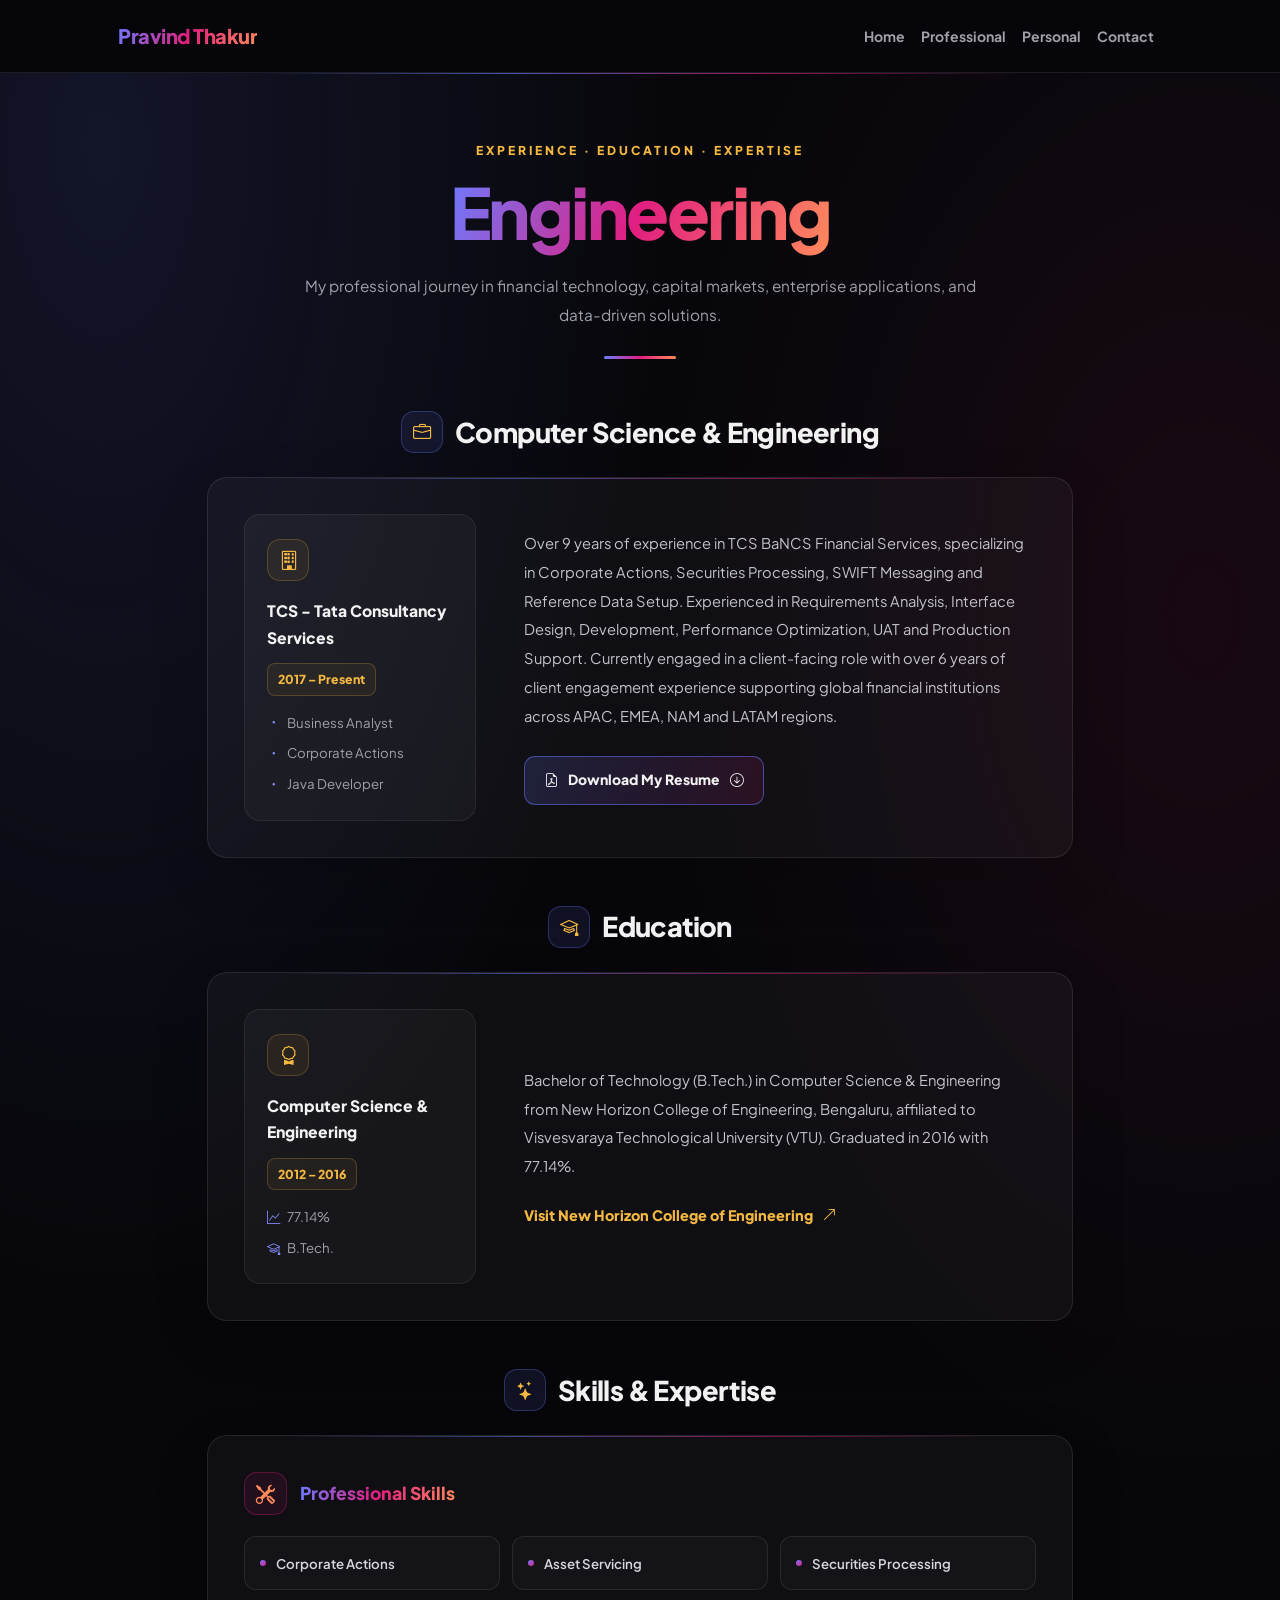
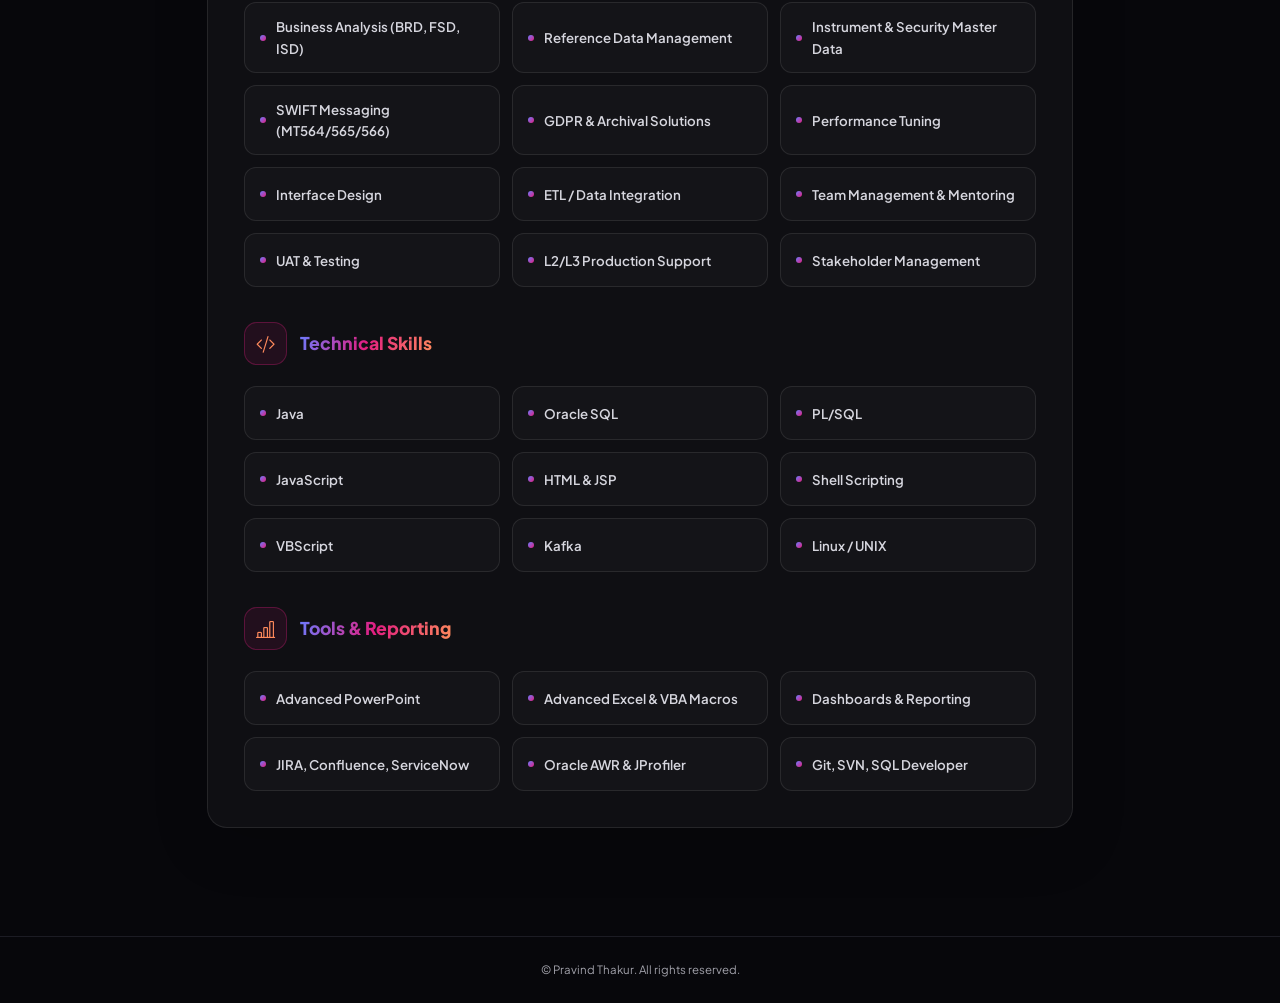
<file: Engineering.html>
<!DOCTYPE html>
<html lang="en">
<head>
    <meta charset="utf-8" />
    <meta name="viewport" content="width=device-width, initial-scale=1" />
    <meta name="description" content="Engineering experience, education and technical skills of Pravind Thakur, specializing in TCS BaNCS, Corporate Actions, Reference Data and Capital Markets." />
    <meta name="author" content="Pravind Thakur" />
    <title>Pravind Thakur | Engineering</title>

    <!-- Favicon -->
    <link rel="icon" type="image/x-icon" href="assets/favicon.ico" />

    <!-- Google Font -->
    <link rel="preconnect" href="https://fonts.googleapis.com" />
    <link rel="preconnect" href="https://fonts.gstatic.com" crossorigin />
    <link href="https://fonts.googleapis.com/css2?family=Plus+Jakarta+Sans:wght@100;200;300;400;500;600;700;800;900&display=swap" rel="stylesheet" />

    <!-- Bootstrap Icons -->
    <link href="https://cdn.jsdelivr.net/npm/bootstrap-icons@1.8.1/font/bootstrap-icons.css" rel="stylesheet" />

    <!-- Existing Site CSS -->
    <link href="css/styles.css" rel="stylesheet" />

    <style>
        :root {
            color-scheme: dark;
            --c-bg: #07070b;
            --c-surface: rgba(255, 255, 255, 0.035);
            --c-surface-hover: rgba(255, 255, 255, 0.055);
            --c-border: #1c1c24;
            --c-text: #f2f2f2;
            --c-muted: #a1a1aa;
            --c-gold: #f5b942;
            --c-blue: #6c7bff;
            --c-pink: #e21e80;
            --c-orange: #ff8a5c;
        }

        * {
            box-sizing: border-box;
        }

        html {
            min-height: 100%;
            scroll-behavior: smooth;
            background: var(--c-bg);
        }

        body {
            min-height: 100vh;
            margin: 0;
            font-family: 'Plus Jakarta Sans', sans-serif;
            color: var(--c-text);
            background: var(--c-bg) !important;
        }

        a {
            text-decoration: none;
        }

        /* Navigation */

        .navbar {
            background: rgba(7, 7, 11, 0.96) !important;
            border-bottom: 1px solid var(--c-border);
            backdrop-filter: blur(16px);
            -webkit-backdrop-filter: blur(16px);
        }

        .navbar-brand {
            color: var(--c-text) !important;
            font-weight: 800;
            letter-spacing: -0.5px;
        }

        .brand-gradient,
        .gradient-text {
            background: linear-gradient(
                110deg,
                var(--c-blue),
                var(--c-pink),
                var(--c-orange)
            );
            -webkit-background-clip: text;
            background-clip: text;
            -webkit-text-fill-color: transparent;
        }

        .navbar .nav-link {
            color: var(--c-muted) !important;
            font-weight: 700;
            transition: color 0.25s ease;
        }

        .navbar .nav-link:hover,
        .navbar .nav-link.active {
            color: var(--c-gold) !important;
        }

        .navbar-toggler {
            border: 1px solid #343440;
            padding: 7px 10px;
        }

        .navbar-toggler:focus {
            box-shadow: 0 0 0 3px rgba(108, 123, 255, 0.2);
        }

        @media (max-width: 991.98px) {
            #navbarSupportedContent .navbar-nav {
                margin-left: 0 !important;
                align-items: flex-start;
            }
        }

        /* Main page */

        .engineering-page {
            position: relative;
            isolation: isolate;
            overflow: hidden;
            padding: 68px 0 60px;
            background:
                radial-gradient(
                    ellipse at 8% 3%,
                    rgba(108, 123, 255, 0.12),
                    transparent 34%
                ),
                radial-gradient(
                    ellipse at 94% 22%,
                    rgba(226, 30, 128, 0.08),
                    transparent 32%
                ),
                var(--c-bg);
        }

        .engineering-page::before {
            content: "";
            position: absolute;
            z-index: -1;
            top: 0;
            left: 50%;
            width: min(760px, 100%);
            height: 1px;
            transform: translateX(-50%);
            background: linear-gradient(
                90deg,
                transparent,
                rgba(108, 123, 255, 0.65),
                rgba(226, 30, 128, 0.65),
                transparent
            );
        }

        /* Page heading */

        .page-header {
            margin-bottom: 52px;
            text-align: center;
        }

        .page-eyebrow {
            margin-bottom: 14px;
            color: var(--c-gold);
            font-size: 0.76rem;
            font-weight: 800;
            letter-spacing: 3px;
            text-transform: uppercase;
        }

        .page-title {
            margin: 0;
            color: var(--c-text);
            font-size: clamp(2.5rem, 6vw, 4.4rem);
            font-weight: 800;
            letter-spacing: -2.5px;
            line-height: 1.1;
        }

        .page-description {
            max-width: 680px;
            margin: 20px auto 0;
            color: var(--c-muted);
            font-size: 0.96rem;
            line-height: 1.9;
        }

        .heading-divider {
            width: 72px;
            height: 3px;
            margin: 27px auto 0;
            border-radius: 10px;
            background: linear-gradient(
                90deg,
                var(--c-blue),
                var(--c-pink),
                var(--c-orange)
            );
        }

        /* Section headings */

        .content-section {
            margin-bottom: 48px;
            scroll-margin-top: 100px;
        }

        .section-heading {
            display: flex;
            align-items: center;
            justify-content: center;
            gap: 12px;
            margin-bottom: 24px;
            color: var(--c-text);
            font-size: clamp(1.25rem, 3vw, 1.7rem);
            font-weight: 800;
            letter-spacing: -0.6px;
            text-align: center;
        }

        .section-icon {
            display: inline-flex;
            align-items: center;
            justify-content: center;
            flex-shrink: 0;
            width: 42px;
            height: 42px;
            border: 1px solid rgba(108, 123, 255, 0.3);
            border-radius: 13px;
            background: rgba(108, 123, 255, 0.1);
            color: var(--c-gold);
            font-size: 1.15rem;
        }

        /* Main cards */

        .content-card {
            position: relative;
            overflow: hidden;
            border: 1px solid rgba(255, 255, 255, 0.09);
            border-radius: 20px;
            background: var(--c-surface);
            box-shadow: 0 18px 55px rgba(0, 0, 0, 0.16);
            transition:
                border-color 0.3s ease,
                background 0.3s ease,
                transform 0.3s ease;
        }

        .content-card::before {
            content: "";
            position: absolute;
            top: 0;
            left: 8%;
            right: 8%;
            height: 1px;
            background: linear-gradient(
                90deg,
                transparent,
                rgba(108, 123, 255, 0.5),
                rgba(226, 30, 128, 0.5),
                transparent
            );
        }

        .content-card:hover {
            border-color: rgba(226, 30, 128, 0.25);
            background: var(--c-surface-hover);
        }

        .card-content {
            padding: clamp(22px, 4vw, 36px);
        }

        /* Experience and education panels */

        .info-panel {
            height: 100%;
            padding: 24px 22px;
            border: 1px solid rgba(255, 255, 255, 0.07);
            border-radius: 16px;
            background: rgba(255, 255, 255, 0.035);
        }

        .info-icon {
            display: inline-flex;
            align-items: center;
            justify-content: center;
            width: 42px;
            height: 42px;
            margin-bottom: 17px;
            border: 1px solid rgba(245, 185, 66, 0.22);
            border-radius: 13px;
            background: rgba(245, 185, 66, 0.07);
            color: var(--c-gold);
            font-size: 1.2rem;
        }

        .info-title {
            margin-bottom: 12px;
            color: var(--c-text);
            font-size: 0.98rem;
            font-weight: 800;
            line-height: 1.7;
        }

        .info-period {
            display: inline-block;
            margin-bottom: 16px;
            padding: 6px 10px;
            border: 1px solid rgba(245, 185, 66, 0.22);
            border-radius: 8px;
            background: rgba(245, 185, 66, 0.06);
            color: var(--c-gold);
            font-size: 0.77rem;
            font-weight: 800;
        }

        .info-detail {
            margin-bottom: 8px;
            color: var(--c-muted);
            font-size: 0.83rem;
            line-height: 1.7;
        }

        .info-detail:last-child {
            margin-bottom: 0;
        }

        .info-detail i {
            margin-right: 7px;
            color: #858cff;
        }

        .content-description {
            margin: 0 0 22px;
            color: #c3c3cc;
            font-size: 0.92rem;
            line-height: 1.95;
            overflow-wrap: anywhere;
        }

        .content-description strong {
            color: var(--c-text);
        }

        /* Action links */

        .action-link {
            display: inline-flex;
            align-items: center;
            gap: 9px;
            color: var(--c-gold);
            font-size: 0.9rem;
            font-weight: 800;
            line-height: 1.7;
            transition:
                color 0.25s ease,
                gap 0.25s ease;
        }

        .action-link:hover {
            gap: 14px;
            color: var(--c-orange);
        }

        .action-link i {
            transition: transform 0.25s ease;
        }

        .action-link:hover i {
            transform: translateX(2px);
        }

        /* Resume button */

        .resume-button {
            display: inline-flex;
            align-items: center;
            justify-content: center;
            gap: 10px;
            margin-top: 4px;
            padding: 13px 19px;
            border: 1px solid rgba(108, 123, 255, 0.5);
            border-radius: 11px;
            background: linear-gradient(
                110deg,
                rgba(108, 123, 255, 0.17),
                rgba(226, 30, 128, 0.12)
            );
            color: var(--c-text);
            font-size: 0.87rem;
            font-weight: 800;
            transition:
                border-color 0.25s ease,
                background 0.25s ease,
                transform 0.25s ease;
        }

        .resume-button:hover {
            transform: translateY(-2px);
            border-color: var(--c-pink);
            background: linear-gradient(
                110deg,
                rgba(108, 123, 255, 0.25),
                rgba(226, 30, 128, 0.22)
            );
            color: #fff;
        }

        /* Skills card */

        .skills-group {
            margin-bottom: 35px;
        }

        .skills-group:last-child {
            margin-bottom: 0;
        }

        .skills-group-heading {
            display: flex;
            align-items: center;
            gap: 13px;
            margin-bottom: 21px;
            color: var(--c-text);
            font-size: 1.1rem;
            font-weight: 800;
        }

        .skills-group-heading .group-icon {
            display: inline-flex;
            align-items: center;
            justify-content: center;
            flex-shrink: 0;
            width: 43px;
            height: 43px;
            border: 1px solid rgba(226, 30, 128, 0.3);
            border-radius: 13px;
            background: rgba(226, 30, 128, 0.09);
            color: var(--c-orange);
            font-size: 1.2rem;
        }

        .skills-grid {
            display: grid;
            grid-template-columns: repeat(3, minmax(0, 1fr));
            gap: 12px;
        }

        .skill-item {
            display: flex;
            align-items: center;
            min-height: 54px;
            padding: 13px 15px;
            border: 1px solid rgba(255, 255, 255, 0.09);
            border-radius: 12px;
            background: rgba(255, 255, 255, 0.025);
            color: #d6d6de;
            font-size: 0.83rem;
            font-weight: 600;
            line-height: 1.6;
            overflow-wrap: anywhere;
            transition:
                border-color 0.25s ease,
                background 0.25s ease,
                color 0.25s ease,
                transform 0.25s ease;
        }

        .skill-item::before {
            content: "";
            flex-shrink: 0;
            width: 6px;
            height: 6px;
            margin-right: 10px;
            border-radius: 50%;
            background: linear-gradient(
                135deg,
                var(--c-blue),
                var(--c-pink)
            );
        }

        .skill-item:hover {
            transform: translateY(-2px);
            border-color: rgba(226, 30, 128, 0.35);
            background: rgba(255, 255, 255, 0.055);
            color: #fff;
        }

        /* Footer */

        .site-footer {
            padding: 24px 0;
            border-top: 1px solid var(--c-border);
            background: var(--c-bg);
            color: var(--c-muted);
            font-size: 0.82rem;
        }

        /* Scroll progress */

        #cScroll {
            position: fixed;
            z-index: 2000;
            top: 0;
            left: 0;
            width: 0;
            height: 3px;
            background: linear-gradient(
                90deg,
                var(--c-blue),
                var(--c-pink),
                var(--c-orange)
            );
        }

        /* Responsive layout */

        @media (max-width: 767px) {
            .engineering-page {
                padding: 46px 0 35px;
            }

            .page-header {
                margin-bottom: 38px;
            }

            .page-title {
                letter-spacing: -1.5px;
            }

            .page-description {
                font-size: 0.9rem;
            }

            .content-section {
                margin-bottom: 38px;
            }

            .section-heading {
                gap: 9px;
                font-size: 1.18rem;
            }

            .section-icon {
                width: 38px;
                height: 38px;
                border-radius: 11px;
            }

            .card-content {
                padding: 19px;
            }

            .info-panel {
                padding: 20px;
            }

            .content-description {
                margin-top: 22px;
                font-size: 0.89rem;
            }

            .skills-grid {
                grid-template-columns: repeat(2, minmax(0, 1fr));
                gap: 9px;
            }

            .skill-item {
                min-height: 48px;
                padding: 11px;
                font-size: 0.77rem;
            }

            .skills-group-heading {
                font-size: 1rem;
            }
        }

        @media (max-width: 380px) {
            .skills-grid {
                grid-template-columns: 1fr;
            }
        }

        @media (prefers-reduced-motion: reduce) {
            *,
            *::before,
            *::after {
                scroll-behavior: auto !important;
                transition-duration: 0.01ms !important;
                animation-duration: 0.01ms !important;
            }
        }
    </style>
</head>

<body class="d-flex flex-column min-vh-100">

    <!-- Scroll Progress -->
    <div id="cScroll" aria-hidden="true"></div>

    <main class="flex-shrink-0">

        <!-- Navigation -->
        <nav class="navbar navbar-expand-lg navbar-dark py-3">
            <div class="container px-4 px-lg-5">

                <a class="navbar-brand" href="index.html">
                    <span class="brand-gradient">Pravind Thakur</span>
                </a>

                <button
                    class="navbar-toggler"
                    type="button"
                    data-bs-toggle="collapse"
                    data-bs-target="#navbarSupportedContent"
                    aria-controls="navbarSupportedContent"
                    aria-expanded="false"
                    aria-label="Toggle navigation">
                    <span class="navbar-toggler-icon"></span>
                </button>

                <div class="collapse navbar-collapse" id="navbarSupportedContent">
                    <ul class="navbar-nav ms-auto mb-2 mb-lg-0 small fw-bolder">
                        <li class="nav-item">
                            <a class="nav-link" href="index.html">Home</a>
                        </li>
                        <li class="nav-item">
                            <a class="nav-link" href="Professional.html">Professional</a>
                        </li>
                        <li class="nav-item">
                            <a class="nav-link" href="Personal.html">Personal</a>
                        </li>
                        <li class="nav-item">
                            <a class="nav-link" href="contact.html">Contact</a>
                        </li>
                    </ul>
                </div>

            </div>
        </nav>

        <!-- Engineering Page -->
        <div class="engineering-page">
            <div class="container px-4 px-lg-5">

                <!-- Page Header -->
                <header class="page-header">
                    <div class="page-eyebrow">Experience · Education · Expertise</div>

                    <h1 class="page-title">
                        <span class="gradient-text">Engineering</span>
                    </h1>

                    <p class="page-description">
                        My professional journey in financial technology, capital markets,
                        enterprise applications, and data-driven solutions.
                    </p>

                    <div class="heading-divider"></div>
                </header>

                <div class="row justify-content-center">
                    <div class="col-lg-11 col-xl-10 col-xxl-9">

                        <!-- Experience -->
                        <section class="content-section" id="experience">

                            <h2 class="section-heading">
                                <span class="section-icon">
                                    <i class="bi bi-briefcase" aria-hidden="true"></i>
                                </span>
                                Computer Science &amp; Engineering
                            </h2>

                            <article class="content-card">
                                <div class="card-content">
                                    <div class="row align-items-center gx-lg-5">

                                        <div class="col-lg-4 col-md-5">
                                            <div class="info-panel">

                                                <div class="info-icon">
                                                    <i class="bi bi-building" aria-hidden="true"></i>
                                                </div>

                                                <div class="info-title">
                                                    TCS - Tata Consultancy Services
                                                </div>

                                                <div class="info-period">
                                                    2017 – Present
                                                </div>

                                                <div class="info-detail">
                                                    <i class="bi bi-dot"></i>Business Analyst
                                                </div>

                                                <div class="info-detail">
                                                    <i class="bi bi-dot"></i>Corporate Actions
                                                </div>

                                                <div class="info-detail">
                                                    <i class="bi bi-dot"></i>Java Developer
                                                </div>

                                            </div>
                                        </div>

                                        <div class="col-lg-8 col-md-7">
                                            <p class="content-description">
                                                Over 9 years of experience in TCS BaNCS Financial
                                                Services, specializing in Corporate Actions,
                                                Securities Processing, SWIFT Messaging and Reference
                                                Data Setup. Experienced in Requirements Analysis,
                                                Interface Design, Development, Performance
                                                Optimization, UAT and Production Support. Currently
                                                engaged in a client-facing role with over 6 years
                                                of client engagement experience supporting global
                                                financial institutions across APAC, EMEA, NAM and
                                                LATAM regions.
                                            </p>

                                            <a
                                                class="resume-button"
                                                href="assets/PravindThakur.pdf"
                                                download="PravindThakur.pdf">

                                                <i class="bi bi-file-earmark-pdf" aria-hidden="true"></i>
                                                Download My Resume
                                                <i class="bi bi-arrow-down-circle" aria-hidden="true"></i>

                                            </a>
                                        </div>

                                    </div>
                                </div>
                            </article>

                        </section>

                        <!-- Education -->
                        <section class="content-section" id="education">

                            <h2 class="section-heading">
                                <span class="section-icon">
                                    <i class="bi bi-mortarboard" aria-hidden="true"></i>
                                </span>
                                Education
                            </h2>

                            <article class="content-card">
                                <div class="card-content">
                                    <div class="row align-items-center gx-lg-5">

                                        <div class="col-lg-4 col-md-5">
                                            <div class="info-panel">

                                                <div class="info-icon">
                                                    <i class="bi bi-award" aria-hidden="true"></i>
                                                </div>

                                                <div class="info-title">
                                                    Computer Science &amp; Engineering
                                                </div>

                                                <div class="info-period">
                                                    2012 – 2016
                                                </div>

                                                <div class="info-detail">
                                                    <i class="bi bi-graph-up"></i>77.14%
                                                </div>

                                                <div class="info-detail">
                                                    <i class="bi bi-mortarboard"></i>B.Tech.
                                                </div>

                                            </div>
                                        </div>

                                        <div class="col-lg-8 col-md-7">
                                            <p class="content-description">
                                                Bachelor of Technology (B.Tech.) in Computer Science
                                                &amp; Engineering from New Horizon College of
                                                Engineering, Bengaluru, affiliated to Visvesvaraya
                                                Technological University (VTU). Graduated in 2016
                                                with 77.14%.
                                            </p>

                                            <a
                                                class="action-link"
                                                href="https://newhorizoncollegeofengineering.in/"
                                                target="_blank"
                                                rel="noopener noreferrer">

                                                Visit New Horizon College of Engineering
                                                <i class="bi bi-arrow-up-right"></i>

                                            </a>
                                        </div>

                                    </div>
                                </div>
                            </article>

                        </section>

                        <!-- Skills -->
                        <section class="content-section" id="skills">

                            <h2 class="section-heading">
                                <span class="section-icon">
                                    <i class="bi bi-stars" aria-hidden="true"></i>
                                </span>
                                Skills &amp; Expertise
                            </h2>

                            <div class="content-card">
                                <div class="card-content">

                                    <!-- Professional Skills -->
                                    <div class="skills-group">

                                        <h3 class="skills-group-heading">
                                            <span class="group-icon">
                                                <i class="bi bi-tools" aria-hidden="true"></i>
                                            </span>
                                            <span class="gradient-text">Professional Skills</span>
                                        </h3>

                                        <div class="skills-grid">
                                            <div class="skill-item">Corporate Actions</div>
                                            <div class="skill-item">Asset Servicing</div>
                                            <div class="skill-item">Securities Processing</div>

                                            <div class="skill-item">Business Analysis (BRD, FSD, ISD)</div>
                                            <div class="skill-item">Reference Data Management</div>
                                            <div class="skill-item">Instrument &amp; Security Master Data</div>

                                            <div class="skill-item">SWIFT Messaging (MT564/565/566)</div>
                                            <div class="skill-item">GDPR &amp; Archival Solutions</div>
                                            <div class="skill-item">Performance Tuning</div>

                                            <div class="skill-item">Interface Design</div>
                                            <div class="skill-item">ETL / Data Integration</div>
                                            <div class="skill-item">Team Management &amp; Mentoring</div>

                                            <div class="skill-item">UAT &amp; Testing</div>
                                            <div class="skill-item">L2/L3 Production Support</div>
                                            <div class="skill-item">Stakeholder Management</div>
                                        </div>

                                    </div>

                                    <!-- Technical Skills -->
                                    <div class="skills-group">

                                        <h3 class="skills-group-heading">
                                            <span class="group-icon">
                                                <i class="bi bi-code-slash" aria-hidden="true"></i>
                                            </span>
                                            <span class="gradient-text">Technical Skills</span>
                                        </h3>

                                        <div class="skills-grid">
                                            <div class="skill-item">Java</div>
                                            <div class="skill-item">Oracle SQL</div>
                                            <div class="skill-item">PL/SQL</div>

                                            <div class="skill-item">JavaScript</div>
                                            <div class="skill-item">HTML &amp; JSP</div>
                                            <div class="skill-item">Shell Scripting</div>

                                            <div class="skill-item">VBScript</div>
                                            <div class="skill-item">Kafka</div>
                                            <div class="skill-item">Linux / UNIX</div>
                                        </div>

                                    </div>

                                    <!-- Tools and Reporting -->
                                    <div class="skills-group">

                                        <h3 class="skills-group-heading">
                                            <span class="group-icon">
                                                <i class="bi bi-bar-chart-line" aria-hidden="true"></i>
                                            </span>
                                            <span class="gradient-text">Tools &amp; Reporting</span>
                                        </h3>

                                        <div class="skills-grid">
                                            <div class="skill-item">Advanced PowerPoint</div>
                                            <div class="skill-item">Advanced Excel &amp; VBA Macros</div>
                                            <div class="skill-item">Dashboards &amp; Reporting</div>

                                            <div class="skill-item">JIRA, Confluence, ServiceNow</div>
                                            <div class="skill-item">Oracle AWR &amp; JProfiler</div>
                                            <div class="skill-item">Git, SVN, SQL Developer</div>
                                        </div>

                                    </div>

                                </div>
                            </div>

                        </section>

                    </div>
                </div>

            </div>
        </div>

    </main>

    <!-- Footer -->
    <footer class="site-footer mt-auto">
        <div class="container px-4 px-lg-5">
            <div class="row align-items-center justify-content-center">
                <div class="col-auto text-center">
                    <div class="small m-0">
                        &copy; Pravind Thakur. All rights reserved.
                    </div>
                </div>
            </div>
        </div>
    </footer>

    <!-- Bootstrap JavaScript -->
    <script src="https://cdn.jsdelivr.net/npm/bootstrap@5.2.3/dist/js/bootstrap.bundle.min.js"></script>

    <!-- Existing Site JavaScript -->
    <script src="js/scripts.js"></script>

    <!-- Scroll Progress -->
    <script>
        (function () {
            const progressBar = document.getElementById('cScroll');

            function updateProgress() {
                const scrollTop =
                    window.scrollY || document.documentElement.scrollTop;

                const scrollableHeight =
                    document.documentElement.scrollHeight - window.innerHeight;

                const progress = scrollableHeight > 0
                    ? (scrollTop / scrollableHeight) * 100
                    : 0;

                progressBar.style.width =
                    Math.min(progress, 100) + '%';
            }

            window.addEventListener('scroll', updateProgress, {
                passive: true
            });

            window.addEventListener('resize', updateProgress);

            updateProgress();
        })();
    </script>

</body>
</html>
</file>
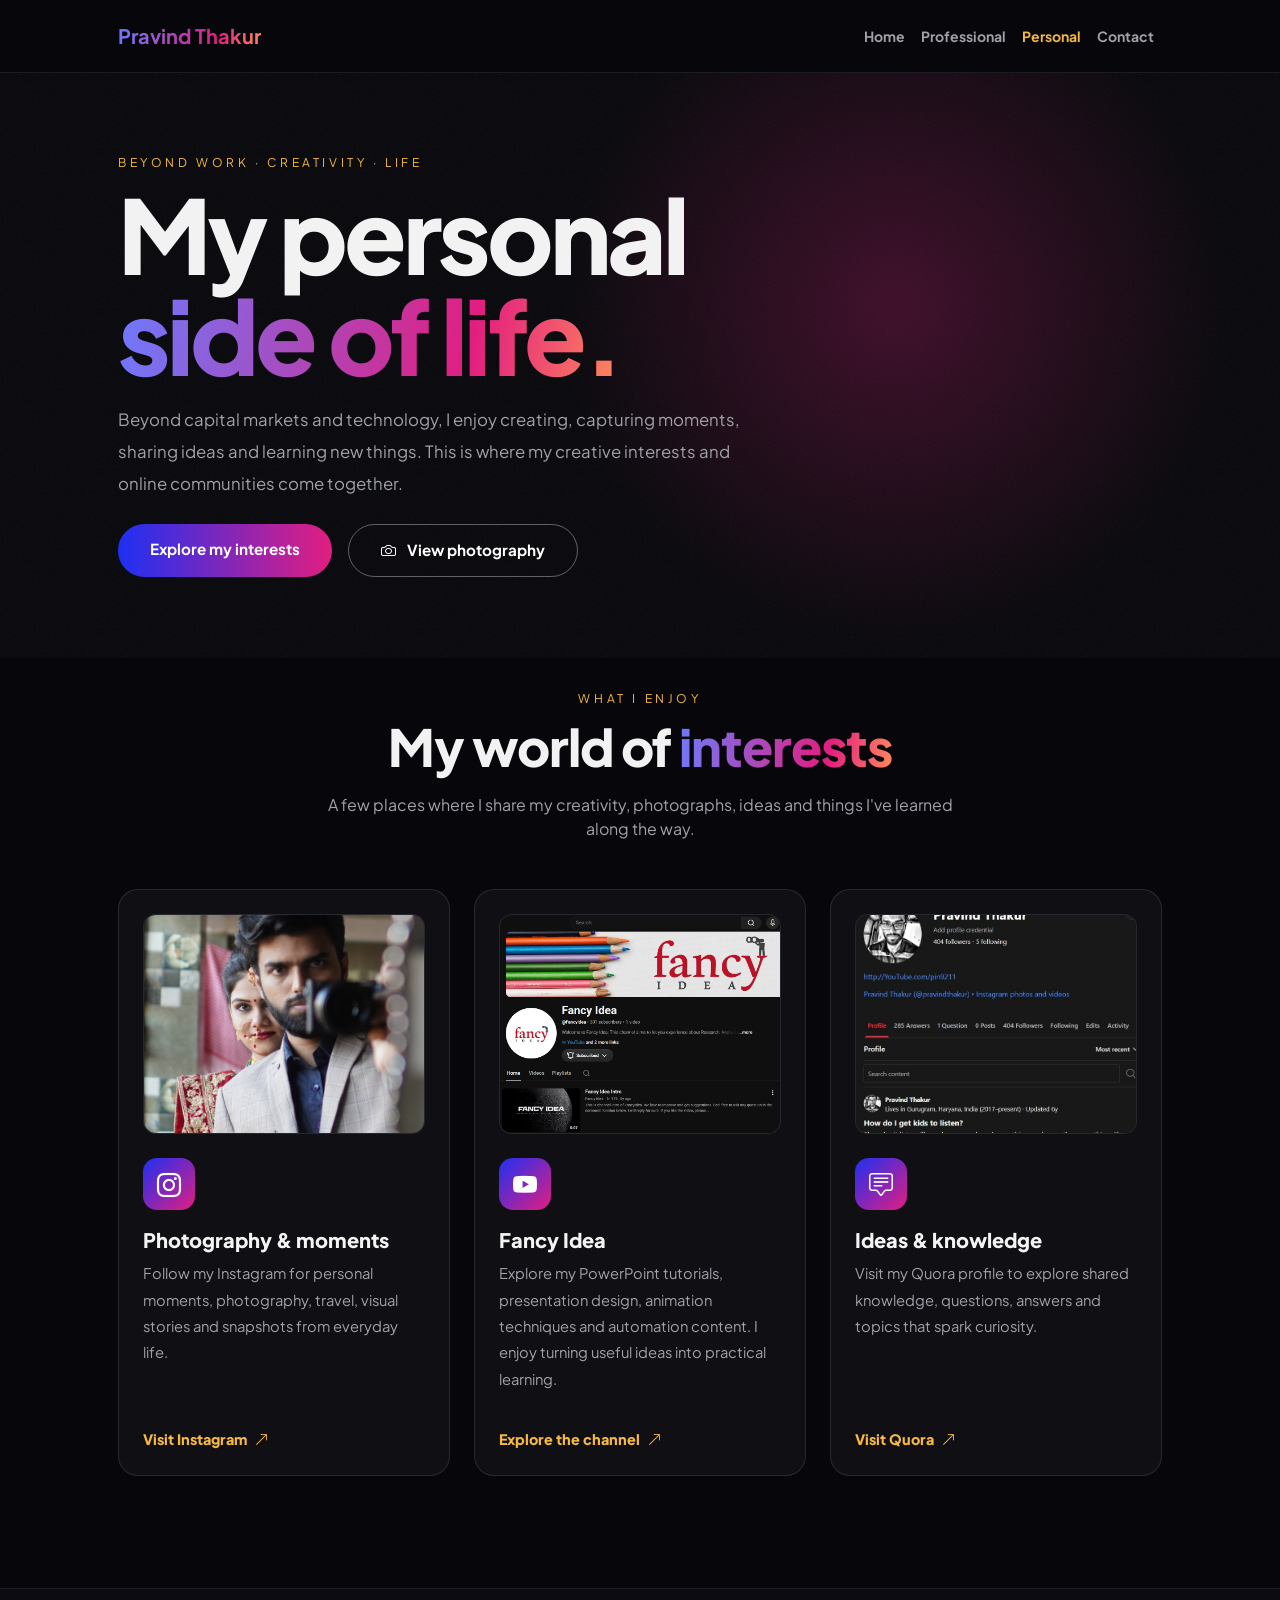
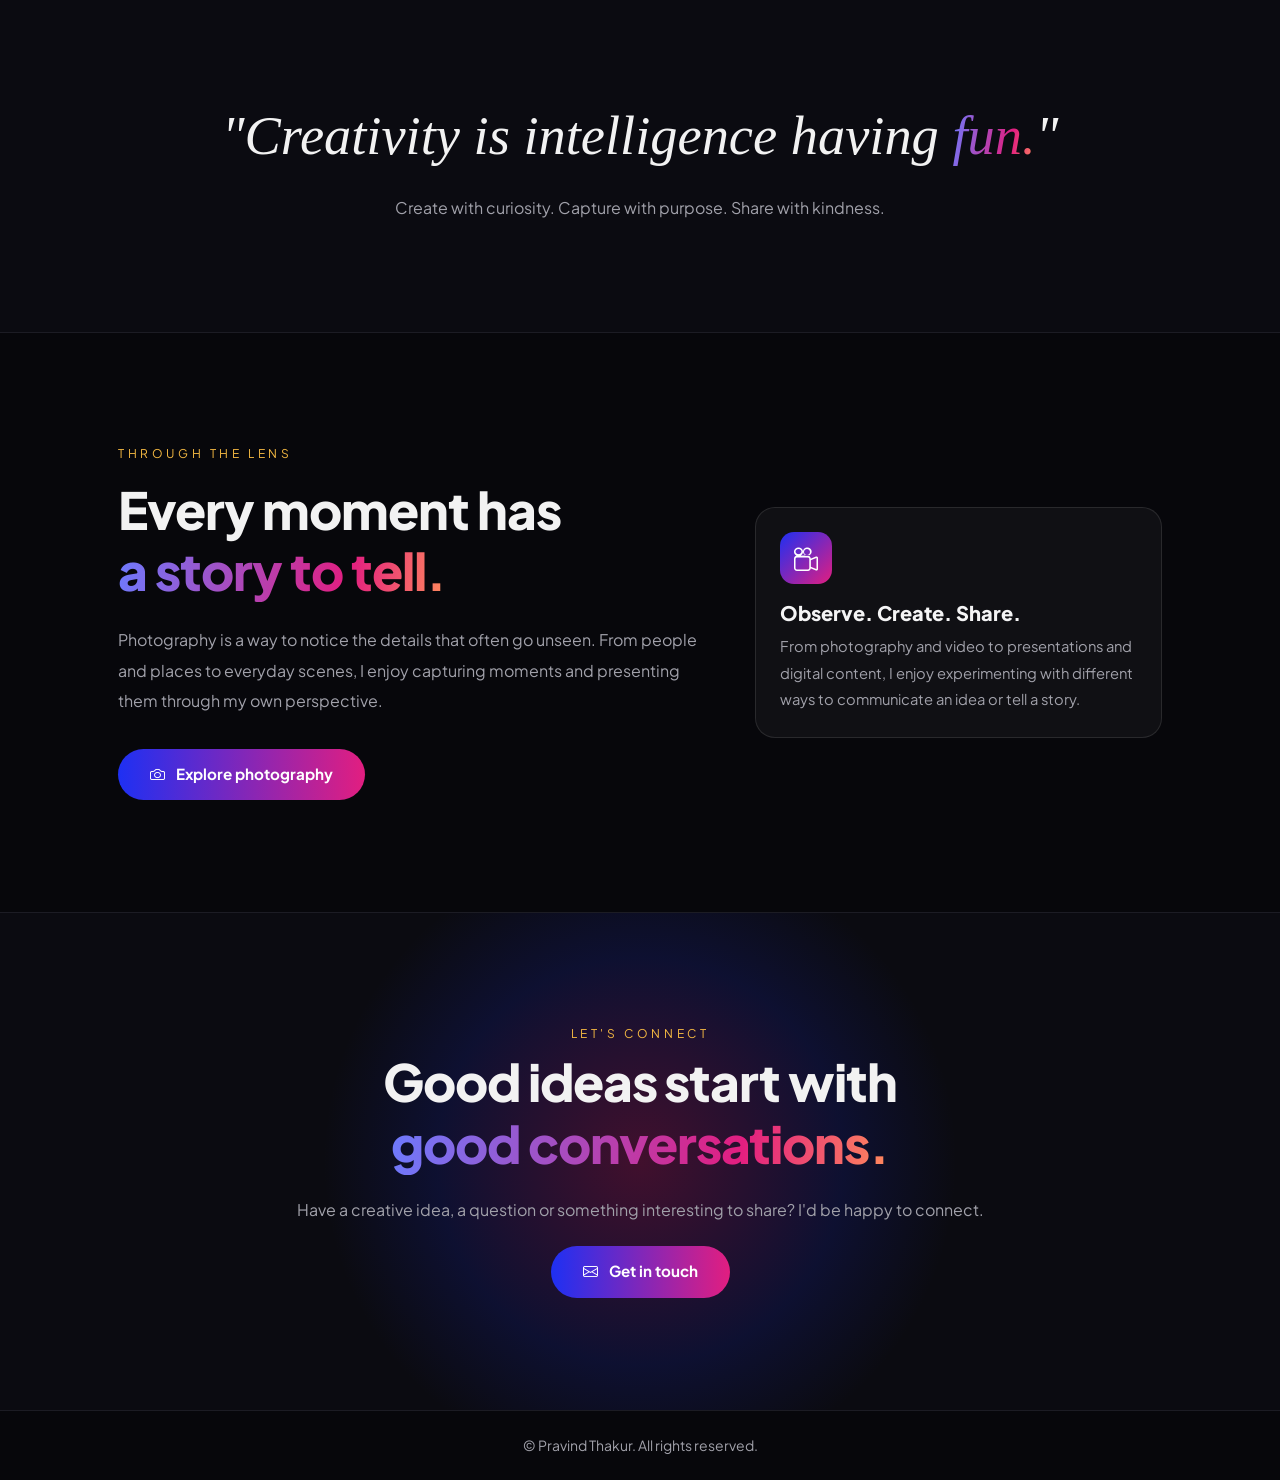
<file: Personal.html>
<!DOCTYPE html>
<html lang="en">
<head>
    <meta charset="utf-8" />
    <meta name="viewport" content="width=device-width, initial-scale=1, shrink-to-fit=no" />
    <meta name="description" content="Explore Pravind Thakur's personal interests, creative work, photography and online communities." />
    <meta name="author" content="Pravind Thakur" />
    <title>Pravind Thakur | Personal</title>

    <link rel="icon" type="image/x-icon" href="assets/favicon.ico" />

    <link rel="preconnect" href="https://fonts.googleapis.com" />
    <link rel="preconnect" href="https://fonts.gstatic.com" crossorigin />
    <link href="https://fonts.googleapis.com/css2?family=Plus+Jakarta+Sans:wght@100;200;300;400;500;600;700;800;900&display=swap" rel="stylesheet" />

    <link href="https://cdn.jsdelivr.net/npm/bootstrap-icons@1.8.1/font/bootstrap-icons.css" rel="stylesheet" />
    <link href="css/styles.css" rel="stylesheet" />

    <script>
        document.documentElement.classList.add('js');
    </script>

    <style>
        :root {
            color-scheme: dark;
        }

        html {
            scroll-behavior: smooth;
        }

        body {
            background: #07070b !important;
            color: #f2f2f2;
            font-family: 'Plus Jakarta Sans', sans-serif;
        }

        /* NAVIGATION — MATCHES index.html */

        .navbar {
            background-color: #07070b !important;
            border-bottom: 1px solid #1c1c24;
        }

        .navbar .navbar-brand {
            color: #f2f2f2 !important;
        }

        .navbar .navbar-brand .text-primary {
            background: linear-gradient(100deg, #6c7bff 0%, #e21e80 70%, #ff8a5c 100%);
            -webkit-background-clip: text;
            background-clip: text;
            -webkit-text-fill-color: transparent;
        }

        .navbar .nav-link {
            color: #a1a1aa !important;
            transition: color 0.25s ease;
        }

        .navbar .nav-link:hover,
        .navbar .nav-link:focus,
        .navbar .nav-link.active {
            color: #f5b942 !important;
        }

        .navbar .navbar-toggler {
            border: 1px solid rgba(255,255,255,.25);
            box-shadow: none;
        }

        .navbar .navbar-toggler:focus {
            box-shadow: 0 0 0 .15rem rgba(245,185,66,.2);
        }
        /* navbar-dark provides the light icon needed on this dark header. */

        @media (max-width: 991.98px) {
            #navbarSupportedContent .navbar-nav {
                margin-left: 0 !important;
                align-items: flex-start;
            }
        }

        /* SHARED CINEMATIC DESIGN */

        .cine {
            background: #07070b;
            color: #f2f2f2;
            position: relative;
            overflow: hidden;
        }

        .cine a {
            text-decoration: none;
        }

        .c-grad {
            background: linear-gradient(100deg, #6c7bff 0%, #e21e80 70%, #ff8a5c 100%);
            -webkit-background-clip: text;
            background-clip: text;
            -webkit-text-fill-color: transparent;
        }

        .c-gold {
            color: #f5b942;
        }

        .c-muted {
            color: #a1a1aa;
        }

        #cScroll {
            position: fixed;
            top: 0;
            left: 0;
            height: 3px;
            width: 0;
            background: linear-gradient(90deg, #1e30f3, #e21e80);
            z-index: 2000;
        }

        .c-eyebrow {
            letter-spacing: .3em;
            font-size: .75rem;
            text-transform: uppercase;
            color: #f5b942;
        }

        .c-sec {
            padding: 7rem 0;
            position: relative;
        }

        .c-h2 {
            font-size: clamp(2rem, 4.5vw, 3.2rem);
            font-weight: 800;
            letter-spacing: -.02em;
        }

        /* HERO */

        .c-hero {
            position: relative;
            min-height: 65vh;
            display: flex;
            align-items: center;
            padding: 8vh 0;
            overflow: hidden;
        }

        .c-hero::before {
            content: "";
            position: absolute;
            inset: 0;
            background: radial-gradient(
                520px circle at var(--mx, 70%) var(--my, 40%),
                rgba(226,30,128,.25),
                transparent 65%
            );
            pointer-events: none;
        }

        .c-hero::after {
            content: "";
            position: absolute;
            inset: 0;
            opacity: .055;
            pointer-events: none;
            background-image: url("data:image/svg+xml;utf8,<svg xmlns='http://www.w3.org/2000/svg' width='160' height='160'><filter id='n'><feTurbulence type='fractalNoise' baseFrequency='.9' numOctaves='2'/></filter><rect width='100%' height='100%' filter='url(%23n)'/></svg>");
        }

        .c-title {
            font-size: clamp(3rem, 8vw, 6.5rem);
            font-weight: 800;
            line-height: .98;
            letter-spacing: -.04em;
            margin: .8rem 0 1.2rem;
        }

        .c-intro {
            max-width: 650px;
            font-size: 1.05rem;
            line-height: 1.9;
        }

        .c-btn {
            display: inline-block;
            padding: .9rem 2rem;
            border-radius: 999px;
            font-weight: 700;
            font-size: .95rem;
            transition: transform .25s, box-shadow .25s, background .25s;
        }

        .c-btn:hover {
            transform: translateY(-3px);
        }

        .c-btn.fill {
            background: linear-gradient(90deg, #1e30f3, #e21e80);
            color: #fff;
        }

        .c-btn.fill:hover {
            box-shadow: 0 10px 30px rgba(226,30,128,.4);
            color: #fff;
        }

        .c-btn.line {
            border: 1px solid rgba(255,255,255,.35);
            color: #fff;
        }

        .c-btn.line:hover {
            background: #fff;
            color: #000;
        }

        /* PERSONAL INTEREST CARDS */

        .c-card {
            position: relative;
            display: flex;
            flex-direction: column;
            background: rgba(255,255,255,.04);
            border: 1px solid rgba(255,255,255,.1);
            border-radius: 20px;
            padding: 1.5rem;
            height: 100%;
            overflow: hidden;
            transition: transform .3s, border-color .3s, background .3s;
        }

        .c-card:hover {
            border-color: rgba(226,30,128,.7);
            background: rgba(255,255,255,.07);
            transform: translateY(-7px);
        }

        .c-card-image {
            width: 100%;
            height: 220px;
            object-fit: cover;
            border-radius: 13px;
            margin-bottom: 1.5rem;
            background: #15151c;
            border: 1px solid rgba(255,255,255,.08);
            transition: transform .45s, filter .45s;
        }

        .c-card:hover .c-card-image {
            transform: scale(1.025);
        }

        .c-ico {
            width: 52px;
            height: 52px;
            border-radius: 14px;
            display: flex;
            align-items: center;
            justify-content: center;
            font-size: 1.5rem;
            background: linear-gradient(135deg, #1e30f3, #e21e80);
            color: #fff;
            margin-bottom: 1.1rem;
        }

        .c-card h3 {
            font-size: 1.25rem;
            font-weight: 800;
            color: #f4f4f5;
        }

        .c-card p {
            font-size: .92rem;
            line-height: 1.8;
        }

        .c-card-link {
            margin-top: auto;
            padding-top: 1.3rem;
            color: #f5b942;
            font-size: .9rem;
            font-weight: 800;
        }

        /* CREATIVE QUOTE */

        .c-quote-section {
            background: #0b0b11;
            border-top: 1px solid #1c1c24;
            border-bottom: 1px solid #1c1c24;
        }

        .c-quote {
            font-family: Georgia, 'Times New Roman', serif;
            font-style: italic;
            font-size: clamp(1.8rem, 4.6vw, 3.4rem);
            line-height: 1.3;
            text-align: center;
            max-width: 900px;
            margin: 0 auto;
        }

        /* CTA */

        .c-cta {
            background: #0b0b11;
            border-top: 1px solid #1c1c24;
            padding: 7rem 0;
            text-align: center;
            position: relative;
            overflow: hidden;
        }

        .c-cta::before {
            content: "";
            position: absolute;
            left: 50%;
            top: 50%;
            width: 640px;
            height: 640px;
            max-width: 120%;
            transform: translate(-50%,-50%);
            border-radius: 50%;
            background: radial-gradient(
                circle,
                rgba(226,30,128,.25),
                rgba(30,48,243,.14) 45%,
                transparent 70%
            );
            pointer-events: none;
        }

        .c-cta .container {
            position: relative;
        }

        /* FOOTER — MATCHES index.html */

        footer#siteFooter {
            background: #07070b !important;
            color: #a1a1aa;
            border-top: 1px solid #1c1c24;
        }

        footer#siteFooter .small {
            color: #a1a1aa;
        }

        /* SCROLL REVEAL */

        .js .rv {
            opacity: 0;
            transform: translateY(34px);
            transition: opacity .9s ease, transform .9s ease;
        }

        .js .rv.in {
            opacity: 1;
            transform: none;
        }

        .js .rv.d1 {
            transition-delay: .12s;
        }

        .js .rv.d2 {
            transition-delay: .24s;
        }

        .js .rv.d3 {
            transition-delay: .36s;
        }

        @media (max-width: 767px) {
            .c-hero {
                min-height: 55vh;
                padding: 5rem 0;
            }

            .c-sec {
                padding: 4.5rem 0;
            }

            .c-card-image {
                height: 200px;
            }

            .c-cta {
                padding: 5rem 0;
            }

            .c-title {
                font-size: clamp(3rem, 14vw, 5rem);
            }
        }

        @media (prefers-reduced-motion: reduce) {
            html {
                scroll-behavior: auto;
            }

            .js .rv {
                opacity: 1;
                transform: none;
                transition: none;
            }

            .c-card,
            .c-btn,
            .c-card-image {
                transition: none;
            }
        }
    </style>
</head>

<body class="d-flex flex-column h-100">

    <main class="flex-shrink-0">

        <!-- NAVIGATION: SAME AS index.html -->

        <nav class="navbar navbar-expand-lg navbar-dark py-3">
            <div class="container px-4 px-lg-5">

                <a class="navbar-brand" href="index.html">
                    <span class="fw-bolder text-primary">Pravind Thakur</span>
                </a>

                <button
                    class="navbar-toggler"
                    type="button"
                    data-bs-toggle="collapse"
                    data-bs-target="#navbarSupportedContent"
                    aria-controls="navbarSupportedContent"
                    aria-expanded="false"
                    aria-label="Toggle navigation">
                    <span class="navbar-toggler-icon"></span>
                </button>

                <div class="collapse navbar-collapse" id="navbarSupportedContent">
                    <ul class="navbar-nav ms-auto mb-2 mb-lg-0 small fw-bolder">
                        <li class="nav-item">
                            <a class="nav-link" href="index.html">Home</a>
                        </li>
                        <li class="nav-item">
                            <a class="nav-link" href="Professional.html">Professional</a>
                        </li>
                        <li class="nav-item">
                            <a class="nav-link active" href="Personal.html">Personal</a>
                        </li>
                        <li class="nav-item">
                            <a class="nav-link" href="contact.html">Contact</a>
                        </li>
                    </ul>
                </div>

            </div>
        </nav>

        <div class="cine">

            <div id="cScroll"></div>

            <!-- HERO -->

            <section class="c-hero" id="cHero">
                <div class="container px-5" style="position:relative;z-index:1">
                    <div class="row">
                        <div class="col-lg-10 rv">

                            <div class="c-eyebrow">
                                Beyond work &middot; Creativity &middot; Life
                            </div>

                            <h1 class="c-title">
                                My personal<br>
                                <span class="c-grad">side of life.</span>
                            </h1>

                            <p class="c-muted c-intro mb-4">
                                Beyond capital markets and technology, I enjoy creating,
                                capturing moments, sharing ideas and learning new things.
                                This is where my creative interests and online communities come together.
                            </p>

                            <div class="d-flex flex-wrap gap-3">
                                <a class="c-btn fill" href="#interests">
                                    Explore my interests
                                </a>

                                <a class="c-btn line" href="Photography.html">
                                    <i class="bi bi-camera me-2"></i>
                                    View photography
                                </a>
                            </div>

                        </div>
                    </div>
                </div>
            </section>

            <!-- INTERESTS -->

            <section class="c-sec" id="interests" style="padding-top:2rem">

                <div class="container px-5">

                    <div class="text-center mb-5 rv">
                        <div class="c-eyebrow">What I enjoy</div>

                        <h2 class="c-h2 mt-2">
                            My world of <span class="c-grad">interests</span>
                        </h2>

                        <p class="c-muted mt-3 mx-auto" style="max-width:650px">
                            A few places where I share my creativity, photographs,
                            ideas and things I've learned along the way.
                        </p>
                    </div>

                    <div class="row g-4">

                        <!-- INSTAGRAM -->

                        <div class="col-md-6 col-xl-4 rv">
                            <a
                                class="c-card text-white"
                                href="https://www.instagram.com/pravindthakur"
                                target="_blank"
                                rel="noopener noreferrer">

                                <img
                                    class="c-card-image"
                                    src="assets/instagramphoto1.jpg"
                                    alt="Pravind Thakur on Instagram"
                                    loading="lazy"
                                    onerror="this.style.display='none'">

                                <div class="c-ico">
                                    <i class="bi bi-instagram"></i>
                                </div>

                                <h3>Photography &amp; moments</h3>

                                <p class="c-muted">
                                    Follow my Instagram for personal moments, photography,
                                    travel, visual stories and snapshots from everyday life.
                                </p>

                                <div class="c-card-link">
                                    Visit Instagram
                                    <i class="bi bi-arrow-up-right ms-1"></i>
                                </div>
                            </a>
                        </div>

                        <!-- FANCY IDEA -->

                        <div class="col-md-6 col-xl-4 rv d1">
                            <a
                                class="c-card text-white"
                                href="https://www.youtube.com/fancyidea"
                                target="_blank"
                                rel="noopener noreferrer">

                                <img
                                    class="c-card-image"
                                    src="assets/fancyIdealogo.png"
                                    alt="Fancy Idea YouTube channel"
                                    loading="lazy"
                                    onerror="this.style.display='none'">

                                <div class="c-ico">
                                    <i class="bi bi-youtube"></i>
                                </div>

                                <h3>Fancy Idea</h3>

                                <p class="c-muted">
                                    Explore my PowerPoint tutorials, presentation design,
                                    animation techniques and automation content.
                                    I enjoy turning useful ideas into practical learning.
                                </p>

                                <div class="c-card-link">
                                    Explore the channel
                                    <i class="bi bi-arrow-up-right ms-1"></i>
                                </div>
                            </a>
                        </div>

                        <!-- QUORA -->

                        <div class="col-md-6 col-xl-4 rv d2">
                            <a
                                class="c-card text-white"
                                href="https://www.quora.com/profile/Pravind-Thakur"
                                target="_blank"
                                rel="noopener noreferrer">

                                <img
                                    class="c-card-image"
                                    src="assets/quora.jpg"
                                    alt="Pravind Thakur on Quora"
                                    loading="lazy"
                                    onerror="this.style.display='none'">

                                <div class="c-ico">
                                    <i class="bi bi-chat-square-text"></i>
                                </div>

                                <h3>Ideas &amp; knowledge</h3>

                                <p class="c-muted">
                                    Visit my Quora profile to explore shared knowledge,
                                    questions, answers and topics that spark curiosity.
                                </p>

                                <div class="c-card-link">
                                    Visit Quora
                                    <i class="bi bi-arrow-up-right ms-1"></i>
                                </div>
                            </a>
                        </div>

                    </div>
                </div>
            </section>

            <!-- QUOTE -->

            <section class="c-sec c-quote-section">
                <div class="container px-5 rv">

                    <p class="c-quote">
                        "Creativity is intelligence having
                        <span class="c-grad">fun.</span>"
                    </p>

                    <p class="c-muted text-center mt-4 mb-0">
                        Create with curiosity. Capture with purpose. Share with kindness.
                    </p>

                </div>
            </section>

            <!-- PHOTOGRAPHY CTA -->

            <section class="c-sec">
                <div class="container px-5">

                    <div class="row align-items-center g-5">

                        <div class="col-lg-7 rv">
                            <div class="c-eyebrow">Through the lens</div>

                            <h2 class="c-h2 mt-3 mb-4">
                                Every moment has<br>
                                <span class="c-grad">a story to tell.</span>
                            </h2>

                            <p class="c-muted" style="line-height:1.9;max-width:580px">
                                Photography is a way to notice the details that often go
                                unseen. From people and places to everyday scenes, I enjoy
                                capturing moments and presenting them through my own perspective.
                            </p>

                            <a class="c-btn fill mt-3" href="Photography.html">
                                <i class="bi bi-camera me-2"></i>
                                Explore photography
                            </a>
                        </div>

                        <div class="col-lg-5 rv d2">
                            <div class="c-card">
                                <div class="c-ico">
                                    <i class="bi bi-camera-reels"></i>
                                </div>

                                <h3>Observe. Create. Share.</h3>

                                <p class="c-muted mb-0">
                                    From photography and video to presentations and digital
                                    content, I enjoy experimenting with different ways to
                                    communicate an idea or tell a story.
                                </p>
                            </div>
                        </div>

                    </div>
                </div>
            </section>

            <!-- CTA -->

            <section class="c-cta">
                <div class="container px-5 rv">

                    <div class="c-eyebrow mb-2">Let's connect</div>

                    <h2 class="c-h2 mb-4">
                        Good ideas start with<br>
                        <span class="c-grad">good conversations.</span>
                    </h2>

                    <p class="c-muted mb-4">
                        Have a creative idea, a question or something interesting to share?
                        I'd be happy to connect.
                    </p>

                    <a class="c-btn fill" href="contact.html">
                        <i class="bi bi-envelope me-2"></i>
                        Get in touch
                    </a>

                </div>
            </section>

        </div>

        <!-- INTERACTIONS: MATCHES index.html -->

        <script>
        (function () {
            'use strict';

            var reduce = window.matchMedia(
                '(prefers-reduced-motion: reduce)'
            ).matches;

            var fine = window.matchMedia('(hover: hover)').matches;

            /* Scroll progress */

            var bar = document.getElementById('cScroll');

            function updateScrollProgress() {
                var h = document.documentElement;
                var max = h.scrollHeight - h.clientHeight;

                if (bar) {
                    bar.style.width =
                        (max > 0 ? (h.scrollTop / max) * 100 : 0) + '%';
                }
            }

            window.addEventListener('scroll', updateScrollProgress, {
                passive: true
            });

            updateScrollProgress();

            /* Mouse-follow hero glow */

            var hero = document.getElementById('cHero');

            if (hero && fine && !reduce) {
                hero.addEventListener('mousemove', function (e) {
                    var r = hero.getBoundingClientRect();

                    hero.style.setProperty(
                        '--mx',
                        (e.clientX - r.left) + 'px'
                    );

                    hero.style.setProperty(
                        '--my',
                        (e.clientY - r.top) + 'px'
                    );
                });
            }

            /* Scroll reveal */

            var revealElements = document.querySelectorAll('.rv');

            if ('IntersectionObserver' in window) {
                var io = new IntersectionObserver(function (entries, observer) {
                    entries.forEach(function (en) {
                        if (!en.isIntersecting) {
                            return;
                        }

                        en.target.classList.add('in');
                        observer.unobserve(en.target);
                    });
                }, {
                    threshold: 0.12
                });

                revealElements.forEach(function (el) {
                    io.observe(el);
                });
            } else {
                revealElements.forEach(function (el) {
                    el.classList.add('in');
                });
            }
        })();
        </script>

    </main>

    <!-- FOOTER: MATCHES index.html -->

    <footer id="siteFooter" class="py-4 mt-auto">
        <div class="container px-5">
            <div class="row align-items-center justify-content-center">
                <div class="col-auto text-center">
                    <div class="small m-0">
                        &copy; Pravind Thakur. All rights reserved.
                    </div>
                </div>
            </div>
        </div>
    </footer>

    <script src="https://cdn.jsdelivr.net/npm/bootstrap@5.2.3/dist/js/bootstrap.bundle.min.js"></script>
    <script src="js/scripts.js"></script>

</body>
</html>
</file>
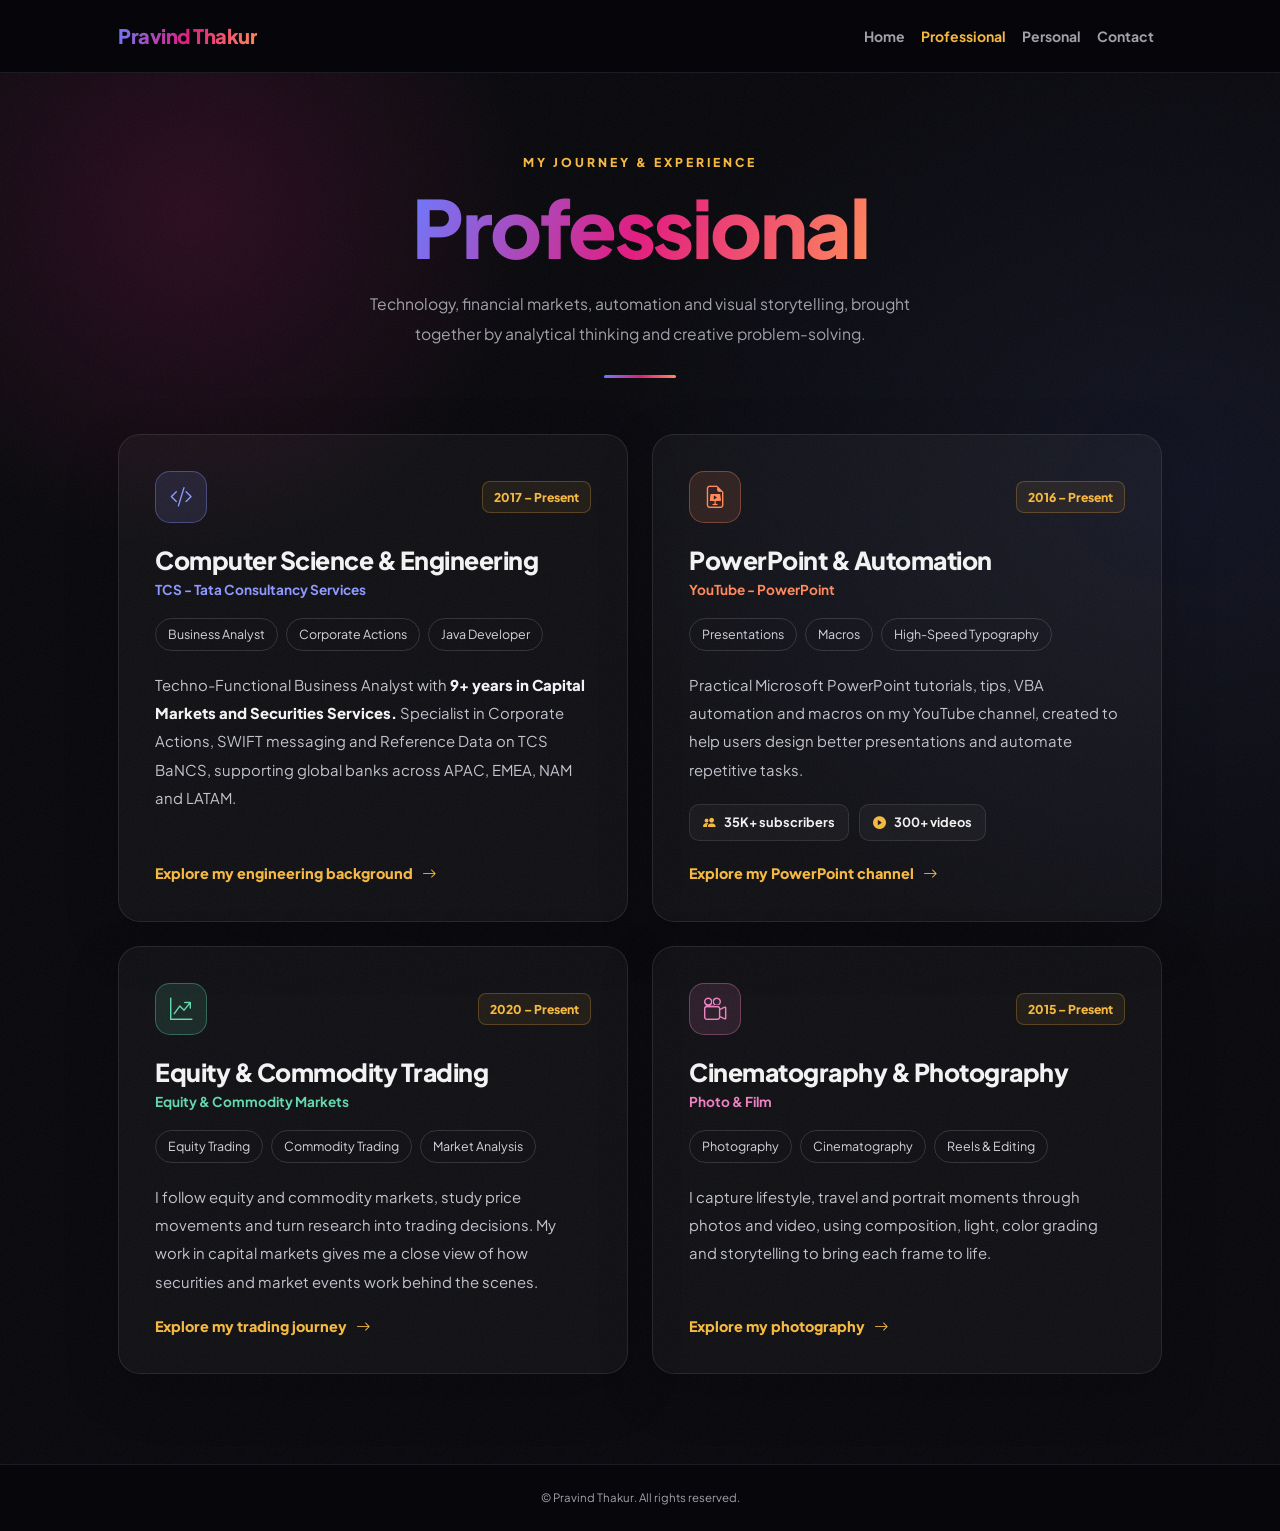
<file: Professional.html>
<!DOCTYPE html>
<html lang="en">
<head>
    <meta charset="utf-8" />
    <meta name="viewport" content="width=device-width, initial-scale=1" />
    <meta name="description" content="Professional experience, PowerPoint, trading and photography by Pravind Thakur" />
    <meta name="author" content="Pravind Thakur" />

    <title>Pravind Thakur | Professional</title>

    <!-- Favicon -->
    <link rel="icon" type="image/x-icon" href="assets/favicon.ico" />

    <!-- Google Font -->
    <link rel="preconnect" href="https://fonts.googleapis.com" />
    <link rel="preconnect" href="https://fonts.gstatic.com" crossorigin />
    <link href="https://fonts.googleapis.com/css2?family=Plus+Jakarta+Sans:wght@100;200;300;400;500;600;700;800;900&display=swap" rel="stylesheet" />

    <!-- Bootstrap Icons -->
    <link href="https://cdn.jsdelivr.net/npm/bootstrap-icons@1.8.1/font/bootstrap-icons.css" rel="stylesheet" />

    <!-- Existing Site CSS -->
    <link href="css/styles.css" rel="stylesheet" />

    <script>document.documentElement.classList.add('js');</script>

    <style>
        :root {
            color-scheme: dark;

            --c-bg: #07070b;
            --c-surface: rgba(255, 255, 255, 0.035);
            --c-border: #1c1c24;
            --c-text: #f2f2f2;
            --c-muted: #a1a1aa;
            --c-gold: #f5b942;
            --c-blue: #6c7bff;
            --c-pink: #e21e80;
            --c-orange: #ff8a5c;
        }

        * { box-sizing: border-box; }

        html {
            min-height: 100%;
            scroll-behavior: smooth;
            background: var(--c-bg);
        }

        body {
            min-height: 100vh;
            margin: 0;
            font-family: 'Plus Jakarta Sans', sans-serif;
            background: var(--c-bg) !important;
            color: var(--c-text);
        }

        a { text-decoration: none; }

        /* Navigation */

        .navbar {
            background: rgba(7, 7, 11, 0.94) !important;
            border-bottom: 1px solid var(--c-border);
            backdrop-filter: blur(16px);
            -webkit-backdrop-filter: blur(16px);
        }

        .navbar-brand {
            color: var(--c-text) !important;
            font-weight: 800;
            letter-spacing: -0.5px;
        }

        .brand-gradient {
            background: linear-gradient(110deg, var(--c-blue), var(--c-pink), var(--c-orange));
            -webkit-background-clip: text;
            background-clip: text;
            -webkit-text-fill-color: transparent;
        }

        .navbar .nav-link {
            color: var(--c-muted) !important;
            font-weight: 700;
            transition: color 0.25s ease;
        }

        .navbar .nav-link:hover,
        .navbar .nav-link.active { color: var(--c-gold) !important; }

        .navbar-toggler {
            border: 1px solid #343440;
            padding: 7px 10px;
        }

        .navbar-toggler:focus { box-shadow: 0 0 0 3px rgba(108, 123, 255, 0.2); }
        /* navbar-dark supplies the correct light hamburger icon. */

        /* Page */

        .pro-page {
            position: relative;
            isolation: isolate;
            overflow: hidden;
            padding: 80px 0 90px;
            background:
                radial-gradient(520px circle at var(--mx, 15%) var(--my, 10%), rgba(226, 30, 128, 0.16), transparent 65%),
                radial-gradient(ellipse at 92% 30%, rgba(108, 123, 255, 0.09), transparent 35%),
                var(--c-bg);
        }

        .pro-page::after {
            content: "";
            position: absolute;
            inset: 0;
            z-index: -1;
            opacity: 0.06;
            pointer-events: none;
            background-image: url("data:image/svg+xml;utf8,<svg xmlns='http://www.w3.org/2000/svg' width='160' height='160'><filter id='n'><feTurbulence type='fractalNoise' baseFrequency='.9' numOctaves='2'/></filter><rect width='100%' height='100%' filter='url(%23n)'/></svg>");
        }

        .gradient-text {
            background: linear-gradient(110deg, var(--c-blue), var(--c-pink), var(--c-orange));
            -webkit-background-clip: text;
            background-clip: text;
            -webkit-text-fill-color: transparent;
        }

        .page-eyebrow {
            margin-bottom: 14px;
            color: var(--c-gold);
            font-size: 0.76rem;
            font-weight: 800;
            letter-spacing: 3px;
            text-transform: uppercase;
        }

        .page-title {
            margin: 0;
            font-size: clamp(2.8rem, 7vw, 5rem);
            font-weight: 800;
            letter-spacing: -2.5px;
            line-height: 1.05;
        }

        .page-description {
            max-width: 560px;
            margin: 20px auto 0;
            color: var(--c-muted);
            font-size: 0.98rem;
            line-height: 1.9;
        }

        .heading-divider {
            width: 72px;
            height: 3px;
            margin: 26px auto 0;
            border-radius: 10px;
            background: linear-gradient(90deg, var(--c-blue), var(--c-pink), var(--c-orange));
        }

        /* Cards (one section) */

        .pro-grid { margin-top: 56px; }

        .pro-card {
            --accent: 142, 154, 255;
            position: relative;
            display: flex;
            flex-direction: column;
            height: 100%;
            padding: clamp(24px, 3.4vw, 36px);
            overflow: hidden;
            border: 1px solid rgba(255, 255, 255, 0.09);
            border-radius: 22px;
            background: var(--c-surface);
            box-shadow: 0 18px 55px rgba(0, 0, 0, 0.18);
            transition: transform 0.15s ease, border-color 0.3s ease, background 0.3s ease;
            transform-style: preserve-3d;
        }

        .pro-card::before {
            content: "";
            position: absolute;
            inset: 0;
            pointer-events: none;
            opacity: 0;
            transition: opacity 0.3s ease;
            background: radial-gradient(320px circle at var(--mx, 50%) var(--my, 0%), rgba(var(--accent), 0.18), transparent 65%);
        }

        .pro-card:hover {
            border-color: rgba(var(--accent), 0.55);
            background: rgba(255, 255, 255, 0.055);
        }

        .pro-card:hover::before { opacity: 1; }

        .pro-card > * { position: relative; }

        .pro-card.c-ppt { --accent: 255, 138, 92; }
        .pro-card.c-trade { --accent: 100, 217, 174; }
        .pro-card.c-photo { --accent: 237, 131, 192; }

        .pro-top {
            display: flex;
            align-items: center;
            justify-content: space-between;
            gap: 12px;
            margin-bottom: 22px;
        }

        .pro-icon {
            display: inline-flex;
            align-items: center;
            justify-content: center;
            width: 52px;
            height: 52px;
            border: 1px solid rgba(var(--accent), 0.35);
            border-radius: 15px;
            background: rgba(var(--accent), 0.12);
            color: rgb(var(--accent));
            font-size: 1.4rem;
        }

        .pro-period {
            padding: 6px 11px;
            border: 1px solid rgba(245, 185, 66, 0.25);
            border-radius: 8px;
            background: rgba(245, 185, 66, 0.07);
            color: var(--c-gold);
            font-size: 0.76rem;
            font-weight: 800;
            white-space: nowrap;
        }

        .pro-title {
            margin: 0 0 4px;
            font-size: clamp(1.25rem, 2.2vw, 1.55rem);
            font-weight: 800;
            letter-spacing: -0.5px;
            line-height: 1.25;
        }

        .pro-org {
            margin: 0 0 18px;
            color: rgb(var(--accent));
            font-size: 0.85rem;
            font-weight: 700;
        }

        .pro-chips {
            display: flex;
            flex-wrap: wrap;
            gap: 8px;
            margin-bottom: 20px;
        }

        .pro-chip {
            padding: 6px 12px;
            border: 1px solid rgba(255, 255, 255, 0.14);
            border-radius: 999px;
            color: #d4d4db;
            font-size: 0.78rem;
            transition: background 0.25s ease, color 0.25s ease, transform 0.25s ease;
        }

        .pro-chip:hover {
            background: #fff;
            color: #000;
            transform: translateY(-2px);
        }

        .pro-desc {
            margin: 0 0 20px;
            color: #c3c3cc;
            font-size: 0.93rem;
            line-height: 1.9;
        }

        .pro-desc strong { color: var(--c-text); font-weight: 800; }

        .pro-stats {
            display: flex;
            flex-wrap: wrap;
            gap: 10px;
            margin: 0 0 22px;
        }

        .stat-pill {
            display: inline-flex;
            align-items: center;
            gap: 8px;
            padding: 8px 13px;
            border: 1px solid rgba(255, 255, 255, 0.1);
            border-radius: 10px;
            background: rgba(255, 255, 255, 0.035);
            font-size: 0.8rem;
            font-weight: 700;
        }

        .stat-pill i { color: var(--c-gold); }

        .pro-link {
            display: inline-flex;
            align-items: center;
            gap: 9px;
            margin-top: auto;
            color: var(--c-gold);
            font-size: 0.9rem;
            font-weight: 800;
            transition: color 0.25s ease, gap 0.25s ease;
        }

        .pro-link:hover { gap: 14px; color: var(--c-orange); }

        /* Footer */

        .site-footer {
            padding: 24px 0;
            border-top: 1px solid var(--c-border);
            background: var(--c-bg);
            color: var(--c-muted);
            font-size: 0.82rem;
        }

        /* Scroll progress */

        #cScroll {
            position: fixed;
            z-index: 2000;
            top: 0;
            left: 0;
            width: 0;
            height: 3px;
            background: linear-gradient(90deg, var(--c-blue), var(--c-pink), var(--c-orange));
        }

        /* Reveal on scroll */

        .js .rv {
            opacity: 0;
            transform: translateY(34px);
            transition: opacity 0.9s ease, transform 0.9s ease;
        }

        .js .rv.in { opacity: 1; transform: none; }
        .js .rv.d1 { transition-delay: 0.12s; }
        .js .rv.d2 { transition-delay: 0.24s; }
        .js .rv.d3 { transition-delay: 0.36s; }

        @media (max-width: 767px) {
            .pro-page { padding: 52px 0 60px; }
            .page-title { letter-spacing: -1.5px; }
            .pro-grid { margin-top: 40px; }
        }

        @media (prefers-reduced-motion: reduce) {
            *, *::before, *::after {
                scroll-behavior: auto !important;
                transition-duration: 0.01ms !important;
                animation-duration: 0.01ms !important;
            }
            .js .rv { opacity: 1; transform: none; }
        }
    </style>
</head>

<body class="d-flex flex-column min-vh-100">

    <!-- Scroll Progress -->
    <div id="cScroll" aria-hidden="true"></div>

    <main class="flex-shrink-0">

        <!-- Navigation -->
        <nav class="navbar navbar-expand-lg navbar-dark py-3">
            <div class="container px-4 px-lg-5">

                <a class="navbar-brand" href="index.html">
                    <span class="brand-gradient">Pravind Thakur</span>
                </a>

                <button
                    class="navbar-toggler"
                    type="button"
                    data-bs-toggle="collapse"
                    data-bs-target="#navbarSupportedContent"
                    aria-controls="navbarSupportedContent"
                    aria-expanded="false"
                    aria-label="Toggle navigation">

                    <span class="navbar-toggler-icon"></span>
                </button>

                <div class="collapse navbar-collapse" id="navbarSupportedContent">
                    <ul class="navbar-nav ms-auto mb-2 mb-lg-0 small fw-bolder">

                        <li class="nav-item">
                            <a class="nav-link" href="index.html">Home</a>
                        </li>

                        <li class="nav-item">
                            <a class="nav-link active" aria-current="page" href="Professional.html">Professional</a>
                        </li>

                        <li class="nav-item">
                            <a class="nav-link" href="Personal.html">Personal</a>
                        </li>

                        <li class="nav-item">
                            <a class="nav-link" href="contact.html">Contact</a>
                        </li>

                    </ul>
                </div>

            </div>
        </nav>

        <!-- Professional Page -->
        <div class="pro-page" id="proPage">

            <div class="container px-4 px-lg-5">

                <!-- Page Heading -->
                <header class="text-center rv">

                    <div class="page-eyebrow">My Journey &amp; Experience</div>

                    <h1 class="page-title">
                        <span class="gradient-text">Professional</span>
                    </h1>

                    <p class="page-description">
                        Technology, financial markets, automation and visual
                        storytelling, brought together by analytical thinking
                        and creative problem-solving.
                    </p>

                    <div class="heading-divider"></div>

                </header>

                <!-- Single section: four cards -->
                <section class="pro-grid">
                    <div class="row g-4 justify-content-center">

                        <!-- 1. Computer Science & Engineering -->
                        <div class="col-md-6 rv">
                            <article class="pro-card" data-tilt>

                                <div class="pro-top">
                                    <span class="pro-icon"><i class="bi bi-code-slash" aria-hidden="true"></i></span>
                                    <span class="pro-period">2017 – Present</span>
                                </div>

                                <h2 class="pro-title">Computer Science &amp; Engineering</h2>
                                <p class="pro-org">TCS - Tata Consultancy Services</p>

                                <div class="pro-chips">
                                    <span class="pro-chip">Business Analyst</span>
                                    <span class="pro-chip">Corporate Actions</span>
                                    <span class="pro-chip">Java Developer</span>
                                </div>

                                <p class="pro-desc">
                                    Techno-Functional Business Analyst with
                                    <strong>9+ years in Capital Markets and Securities Services.</strong>
                                    Specialist in Corporate Actions, SWIFT messaging and Reference Data
                                    on TCS BaNCS, supporting global banks across APAC, EMEA, NAM and LATAM.
                                </p>

                                <a class="pro-link" href="Engineering.html">
                                    Explore my engineering background
                                    <i class="bi bi-arrow-right"></i>
                                </a>

                            </article>
                        </div>

                        <!-- 2. PowerPoint & Automation -->
                        <div class="col-md-6 rv d1">
                            <article class="pro-card c-ppt" data-tilt>

                                <div class="pro-top">
                                    <span class="pro-icon"><i class="bi bi-file-earmark-slides" aria-hidden="true"></i></span>
                                    <span class="pro-period">2016 – Present</span>
                                </div>

                                <h2 class="pro-title">PowerPoint &amp; Automation</h2>
                                <p class="pro-org">YouTube - PowerPoint</p>

                                <div class="pro-chips">
                                    <span class="pro-chip">Presentations</span>
                                    <span class="pro-chip">Macros</span>
                                    <span class="pro-chip">High-Speed Typography</span>
                                </div>

                                <p class="pro-desc">
                                    Practical Microsoft PowerPoint tutorials, tips, VBA automation and
                                    macros on my YouTube channel, created to help users design better
                                    presentations and automate repetitive tasks.
                                </p>

                                <div class="pro-stats">
                                    <span class="stat-pill"><i class="bi bi-people-fill" aria-hidden="true"></i>35K+ subscribers</span>
                                    <span class="stat-pill"><i class="bi bi-play-circle-fill" aria-hidden="true"></i>300+ videos</span>
                                </div>

                                <a class="pro-link" href="Powerpoint.html">
                                    Explore my PowerPoint channel
                                    <i class="bi bi-arrow-right"></i>
                                </a>

                            </article>
                        </div>

                        <!-- 3. Equity & Commodity Trading -->
                        <div class="col-md-6 rv">
                            <article class="pro-card c-trade" data-tilt>

                                <div class="pro-top">
                                    <span class="pro-icon"><i class="bi bi-graph-up-arrow" aria-hidden="true"></i></span>
                                    <span class="pro-period">2020 – Present</span>
                                </div>

                                <h2 class="pro-title">Equity &amp; Commodity Trading</h2>
                                <p class="pro-org">Equity &amp; Commodity Markets</p>

                                <div class="pro-chips">
                                    <span class="pro-chip">Equity Trading</span>
                                    <span class="pro-chip">Commodity Trading</span>
                                    <span class="pro-chip">Market Analysis</span>
                                </div>

                                <p class="pro-desc">
                                    I follow equity and commodity markets, study price movements and turn
                                    research into trading decisions. My work in capital markets gives me
                                    a close view of how securities and market events work behind the scenes.
                                </p>

                                <a class="pro-link" href="Trading.html">
                                    Explore my trading journey
                                    <i class="bi bi-arrow-right"></i>
                                </a>

                            </article>
                        </div>

                        <!-- 4. Cinematography & Photography -->
                        <div class="col-md-6 rv d1">
                            <article class="pro-card c-photo" data-tilt>

                                <div class="pro-top">
                                    <span class="pro-icon"><i class="bi bi-camera-reels" aria-hidden="true"></i></span>
                                    <span class="pro-period">2015 – Present</span>
                                </div>

                                <h2 class="pro-title">Cinematography &amp; Photography</h2>
                                <p class="pro-org">Photo &amp; Film</p>

                                <div class="pro-chips">
                                    <span class="pro-chip">Photography</span>
                                    <span class="pro-chip">Cinematography</span>
                                    <span class="pro-chip">Reels &amp; Editing</span>
                                </div>

                                <p class="pro-desc">
                                    I capture lifestyle, travel and portrait moments through photos and
                                    video, using composition, light, color grading and storytelling to
                                    bring each frame to life.
                                </p>

                                <a class="pro-link" href="Photography.html">
                                    Explore my photography
                                    <i class="bi bi-arrow-right"></i>
                                </a>

                            </article>
                        </div>

                    </div>
                </section>

            </div>
        </div>

    </main>

    <!-- Footer -->
    <footer class="site-footer mt-auto">
        <div class="container px-4 px-lg-5">
            <div class="row align-items-center justify-content-center">
                <div class="col-auto text-center">
                    <div class="small m-0">
                        &copy; Pravind Thakur. All rights reserved.
                    </div>
                </div>
            </div>
        </div>
    </footer>

    <!-- Bootstrap JavaScript -->
    <script src="https://cdn.jsdelivr.net/npm/bootstrap@5.2.3/dist/js/bootstrap.bundle.min.js"></script>

    <!-- Existing Site JavaScript -->
    <script src="js/scripts.js"></script>

    <!-- Page behaviour -->
    <script>
        (function () {
            var reduce = window.matchMedia('(prefers-reduced-motion: reduce)').matches;
            var fine = window.matchMedia('(hover: hover)').matches;

            // Scroll progress
            var bar = document.getElementById('cScroll');
            function updateProgress() {
                var h = document.documentElement;
                var max = h.scrollHeight - h.clientHeight;
                bar.style.width = (max > 0 ? Math.min((h.scrollTop / max) * 100, 100) : 0) + '%';
            }
            window.addEventListener('scroll', updateProgress, { passive: true });
            window.addEventListener('resize', updateProgress);
            updateProgress();

            // Reveal on scroll
            var io = new IntersectionObserver(function (entries) {
                entries.forEach(function (en) {
                    if (!en.isIntersecting) return;
                    en.target.classList.add('in');
                    io.unobserve(en.target);
                });
            }, { threshold: 0.12 });
            document.querySelectorAll('.rv').forEach(function (el) { io.observe(el); });

            if (!fine || reduce) return;

            // Spotlight follows the cursor across the page
            var page = document.getElementById('proPage');
            page.addEventListener('mousemove', function (e) {
                var r = page.getBoundingClientRect();
                page.style.setProperty('--mx', (e.clientX - r.left) + 'px');
                page.style.setProperty('--my', (e.clientY - r.top) + 'px');
            });

            // Card tilt and inner glow
            document.querySelectorAll('[data-tilt]').forEach(function (card) {
                card.addEventListener('mousemove', function (e) {
                    var r = card.getBoundingClientRect();
                    var x = (e.clientX - r.left) / r.width;
                    var y = (e.clientY - r.top) / r.height;
                    card.style.setProperty('--mx', (x * 100) + '%');
                    card.style.setProperty('--my', (y * 100) + '%');
                    card.style.transform =
                        'perspective(800px) rotateX(' + ((0.5 - y) * 8) + 'deg) rotateY(' + ((x - 0.5) * 8) + 'deg) translateY(-4px)';
                });
                card.addEventListener('mouseleave', function () {
                    card.style.transform = '';
                });
            });
        })();
    </script>

</body>
</html>
</file>
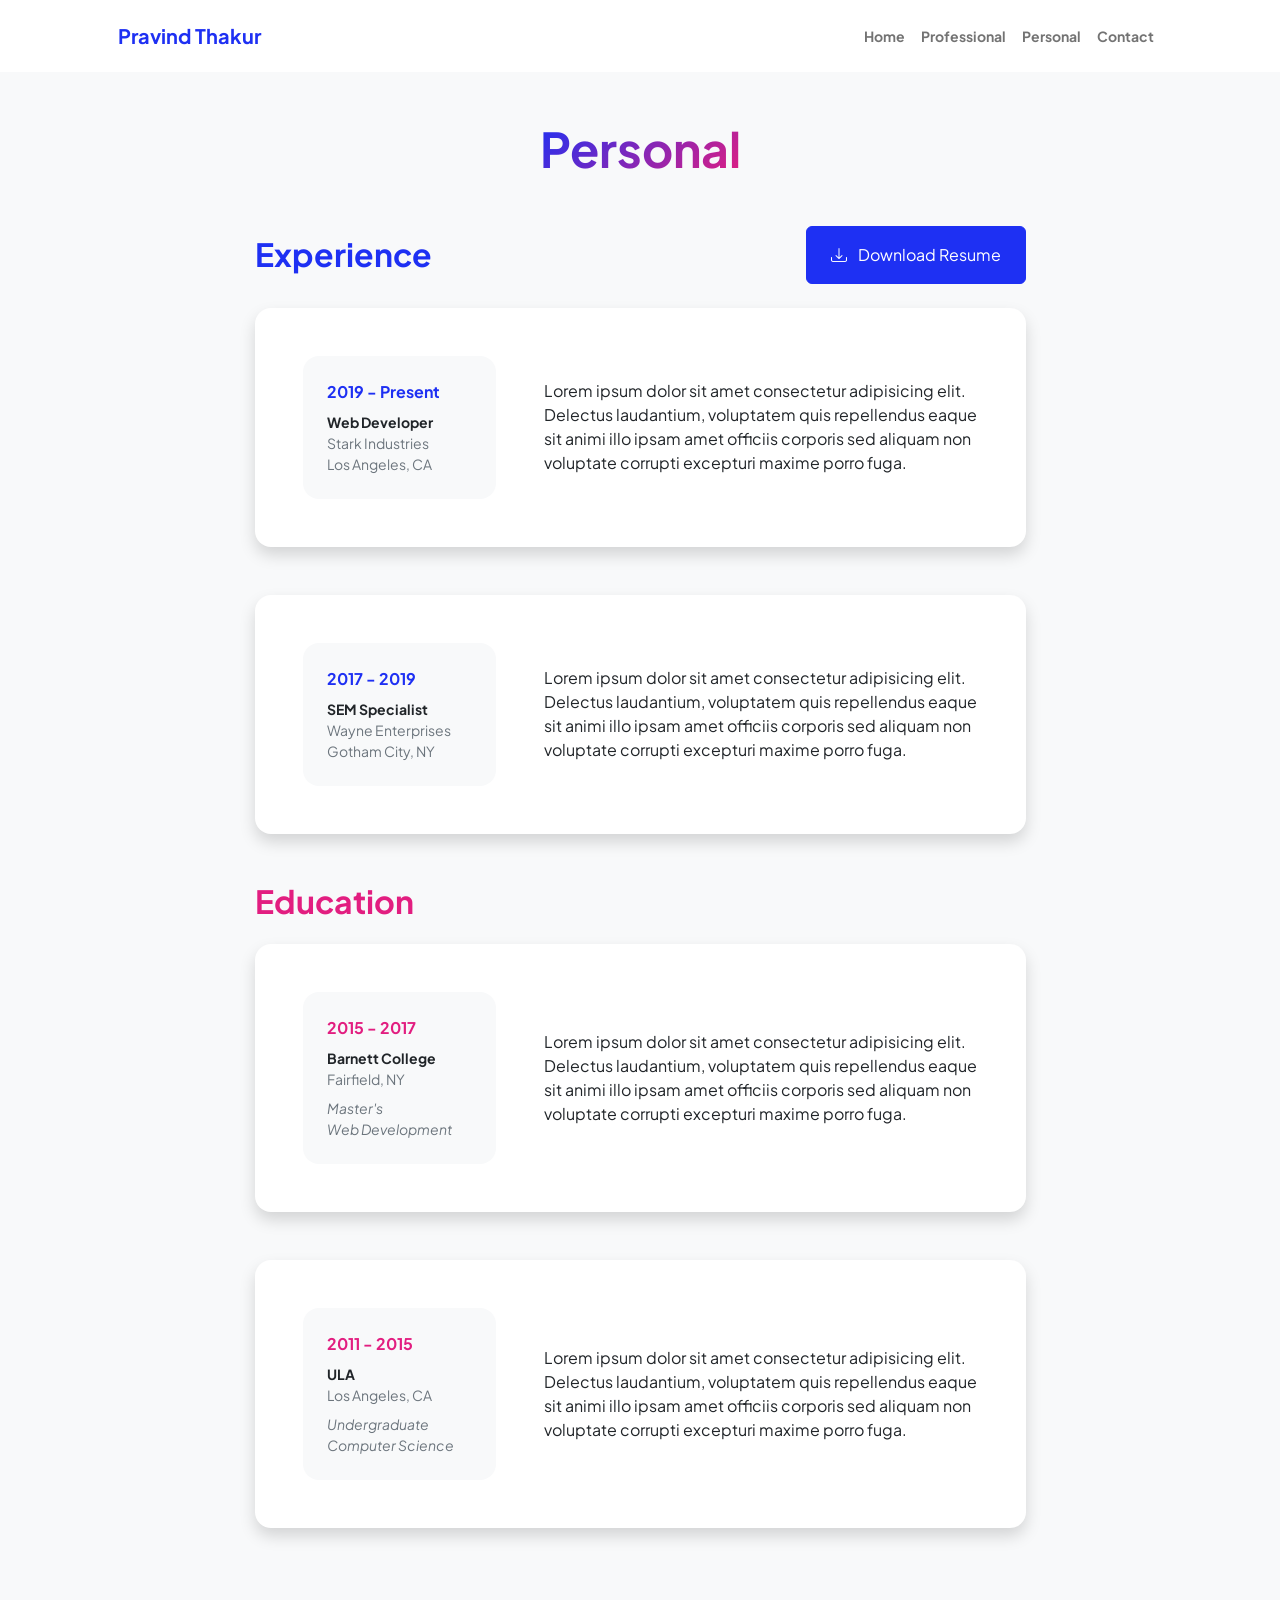
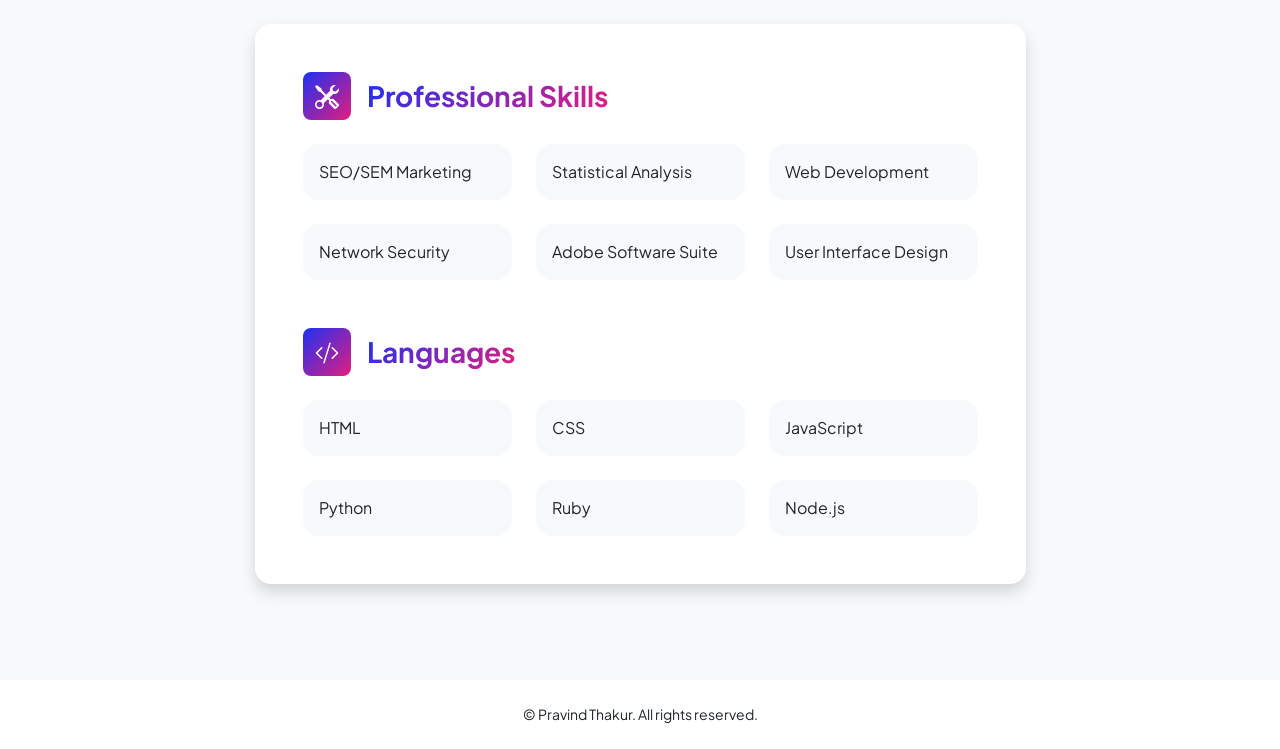
<file: Professional1.html>
<!DOCTYPE html>
<html lang="en">
    <head>
        <meta charset="utf-8" />
        <meta name="viewport" content="width=device-width, initial-scale=1, shrink-to-fit=no" />
        <meta name="description" content="" />
        <meta name="author" content="" />
        <title>Pravind Thakur | Personal</title>
        <!-- Favicon-->
        <link rel="icon" type="image/x-icon" href="assets/favicon.ico" />
        <!-- Custom Google font-->
        <link rel="preconnect" href="https://fonts.googleapis.com" />
        <link rel="preconnect" href="https://fonts.gstatic.com" crossorigin />
        <link href="https://fonts.googleapis.com/css2?family=Plus+Jakarta+Sans:wght@100;200;300;400;500;600;700;800;900&amp;display=swap" rel="stylesheet" />
        <!-- Bootstrap icons-->
        <link href="https://cdn.jsdelivr.net/npm/bootstrap-icons@1.8.1/font/bootstrap-icons.css" rel="stylesheet" />
        <!-- Core theme CSS (includes Bootstrap)-->
        <link href="css/styles.css" rel="stylesheet" />
    </head>
    <body class="d-flex flex-column h-100 bg-light">
        <main class="flex-shrink-0">
            <!-- Navigation-->
            <nav class="navbar navbar-expand-lg navbar-light bg-white py-3">
                <div class="container px-5">
                    <a class="navbar-brand" href="index.html"><span class="fw-bolder text-primary">Pravind Thakur</span></a>
                    <button class="navbar-toggler" type="button" data-bs-toggle="collapse" data-bs-target="#navbarSupportedContent" aria-controls="navbarSupportedContent" aria-expanded="false" aria-label="Toggle navigation"><span class="navbar-toggler-icon"></span></button>
                    <div class="collapse navbar-collapse" id="navbarSupportedContent">
                        <ul class="navbar-nav ms-auto mb-2 mb-lg-0 small fw-bolder">
                            <li class="nav-item"><a class="nav-link" href="index.html">Home</a></li>
                            <li class="nav-item"><a class="nav-link" href="Professional.html">Professional</a></li>
                            <li class="nav-item"><a class="nav-link" href="Personal.html">Personal</a></li>
                            <li class="nav-item"><a class="nav-link" href="contact.html">Contact</a></li>
                        </ul>
                    </div>
                </div>
            </nav>
            <!-- Page Content-->
            <div class="container px-5 my-5">
                <div class="text-center mb-5">
                    <h1 class="display-5 fw-bolder mb-0"><span class="text-gradient d-inline">Personal</span></h1>
                </div>
                <div class="row gx-5 justify-content-center">
                    <div class="col-lg-11 col-xl-9 col-xxl-8">
                        <!-- Experience Section-->
                        <section>
                            <div class="d-flex align-items-center justify-content-between mb-4">
                                <h2 class="text-primary fw-bolder mb-0">Experience</h2>
                                <!-- Download resume button-->
                                <!-- Note: Set the link href target to a PDF file within your project-->
                                <a class="btn btn-primary px-4 py-3" href="#!">
                                    <div class="d-inline-block bi bi-download me-2"></div>
                                    Download Resume
                                </a>
                            </div>
                            <!-- Experience Card 1-->
                            <div class="card shadow border-0 rounded-4 mb-5">
                                <div class="card-body p-5">
                                    <div class="row align-items-center gx-5">
                                        <div class="col text-center text-lg-start mb-4 mb-lg-0">
                                            <div class="bg-light p-4 rounded-4">
                                                <div class="text-primary fw-bolder mb-2">2019 - Present</div>
                                                <div class="small fw-bolder">Web Developer</div>
                                                <div class="small text-muted">Stark Industries</div>
                                                <div class="small text-muted">Los Angeles, CA</div>
                                            </div>
                                        </div>
                                        <div class="col-lg-8"><div>Lorem ipsum dolor sit amet consectetur adipisicing elit. Delectus laudantium, voluptatem quis repellendus eaque sit animi illo ipsam amet officiis corporis sed aliquam non voluptate corrupti excepturi maxime porro fuga.</div></div>
                                    </div>
                                </div>
                            </div>
                            <!-- Experience Card 2-->
                            <div class="card shadow border-0 rounded-4 mb-5">
                                <div class="card-body p-5">
                                    <div class="row align-items-center gx-5">
                                        <div class="col text-center text-lg-start mb-4 mb-lg-0">
                                            <div class="bg-light p-4 rounded-4">
                                                <div class="text-primary fw-bolder mb-2">2017 - 2019</div>
                                                <div class="small fw-bolder">SEM Specialist</div>
                                                <div class="small text-muted">Wayne Enterprises</div>
                                                <div class="small text-muted">Gotham City, NY</div>
                                            </div>
                                        </div>
                                        <div class="col-lg-8"><div>Lorem ipsum dolor sit amet consectetur adipisicing elit. Delectus laudantium, voluptatem quis repellendus eaque sit animi illo ipsam amet officiis corporis sed aliquam non voluptate corrupti excepturi maxime porro fuga.</div></div>
                                    </div>
                                </div>
                            </div>
                        </section>
                        <!-- Education Section-->
                        <section>
                            <h2 class="text-secondary fw-bolder mb-4">Education</h2>
                            <!-- Education Card 1-->
                            <div class="card shadow border-0 rounded-4 mb-5">
                                <div class="card-body p-5">
                                    <div class="row align-items-center gx-5">
                                        <div class="col text-center text-lg-start mb-4 mb-lg-0">
                                            <div class="bg-light p-4 rounded-4">
                                                <div class="text-secondary fw-bolder mb-2">2015 - 2017</div>
                                                <div class="mb-2">
                                                    <div class="small fw-bolder">Barnett College</div>
                                                    <div class="small text-muted">Fairfield, NY</div>
                                                </div>
                                                <div class="fst-italic">
                                                    <div class="small text-muted">Master's</div>
                                                    <div class="small text-muted">Web Development</div>
                                                </div>
                                            </div>
                                        </div>
                                        <div class="col-lg-8"><div>Lorem ipsum dolor sit amet consectetur adipisicing elit. Delectus laudantium, voluptatem quis repellendus eaque sit animi illo ipsam amet officiis corporis sed aliquam non voluptate corrupti excepturi maxime porro fuga.</div></div>
                                    </div>
                                </div>
                            </div>
                            <!-- Education Card 2-->
                            <div class="card shadow border-0 rounded-4 mb-5">
                                <div class="card-body p-5">
                                    <div class="row align-items-center gx-5">
                                        <div class="col text-center text-lg-start mb-4 mb-lg-0">
                                            <div class="bg-light p-4 rounded-4">
                                                <div class="text-secondary fw-bolder mb-2">2011 - 2015</div>
                                                <div class="mb-2">
                                                    <div class="small fw-bolder">ULA</div>
                                                    <div class="small text-muted">Los Angeles, CA</div>
                                                </div>
                                                <div class="fst-italic">
                                                    <div class="small text-muted">Undergraduate</div>
                                                    <div class="small text-muted">Computer Science</div>
                                                </div>
                                            </div>
                                        </div>
                                        <div class="col-lg-8"><div>Lorem ipsum dolor sit amet consectetur adipisicing elit. Delectus laudantium, voluptatem quis repellendus eaque sit animi illo ipsam amet officiis corporis sed aliquam non voluptate corrupti excepturi maxime porro fuga.</div></div>
                                    </div>
                                </div>
                            </div>
                        </section>
                        <!-- Divider-->
                        <div class="pb-5"></div>
                        <!-- Skills Section-->
                        <section>
                            <!-- Skillset Card-->
                            <div class="card shadow border-0 rounded-4 mb-5">
                                <div class="card-body p-5">
                                    <!-- Professional skills list-->
                                    <div class="mb-5">
                                        <div class="d-flex align-items-center mb-4">
                                            <div class="feature bg-primary bg-gradient-primary-to-secondary text-white rounded-3 me-3"><i class="bi bi-tools"></i></div>
                                            <h3 class="fw-bolder mb-0"><span class="text-gradient d-inline">Professional Skills</span></h3>
                                        </div>
                                        <div class="row row-cols-1 row-cols-md-3 mb-4">
                                            <div class="col mb-4 mb-md-0"><div class="d-flex align-items-center bg-light rounded-4 p-3 h-100">SEO/SEM Marketing</div></div>
                                            <div class="col mb-4 mb-md-0"><div class="d-flex align-items-center bg-light rounded-4 p-3 h-100">Statistical Analysis</div></div>
                                            <div class="col"><div class="d-flex align-items-center bg-light rounded-4 p-3 h-100">Web Development</div></div>
                                        </div>
                                        <div class="row row-cols-1 row-cols-md-3">
                                            <div class="col mb-4 mb-md-0"><div class="d-flex align-items-center bg-light rounded-4 p-3 h-100">Network Security</div></div>
                                            <div class="col mb-4 mb-md-0"><div class="d-flex align-items-center bg-light rounded-4 p-3 h-100">Adobe Software Suite</div></div>
                                            <div class="col"><div class="d-flex align-items-center bg-light rounded-4 p-3 h-100">User Interface Design</div></div>
                                        </div>
                                    </div>
                                    <!-- Languages list-->
                                    <div class="mb-0">
                                        <div class="d-flex align-items-center mb-4">
                                            <div class="feature bg-primary bg-gradient-primary-to-secondary text-white rounded-3 me-3"><i class="bi bi-code-slash"></i></div>
                                            <h3 class="fw-bolder mb-0"><span class="text-gradient d-inline">Languages</span></h3>
                                        </div>
                                        <div class="row row-cols-1 row-cols-md-3 mb-4">
                                            <div class="col mb-4 mb-md-0"><div class="d-flex align-items-center bg-light rounded-4 p-3 h-100">HTML</div></div>
                                            <div class="col mb-4 mb-md-0"><div class="d-flex align-items-center bg-light rounded-4 p-3 h-100">CSS</div></div>
                                            <div class="col"><div class="d-flex align-items-center bg-light rounded-4 p-3 h-100">JavaScript</div></div>
                                        </div>
                                        <div class="row row-cols-1 row-cols-md-3">
                                            <div class="col mb-4 mb-md-0"><div class="d-flex align-items-center bg-light rounded-4 p-3 h-100">Python</div></div>
                                            <div class="col mb-4 mb-md-0"><div class="d-flex align-items-center bg-light rounded-4 p-3 h-100">Ruby</div></div>
                                            <div class="col"><div class="d-flex align-items-center bg-light rounded-4 p-3 h-100">Node.js</div></div>
                                        </div>
                                    </div>
                                </div>
                            </div>
                        </section>
                    </div>
                </div>
            </div>
        </main>
        <!-- Footer-->
<footer class="bg-white py-4 mt-auto">
    <div class="container px-5">
        <div class="row align-items-center justify-content-center">
            <div class="col-auto text-center">
                <div class="small m-0">&copy; Pravind Thakur. All rights reserved.</div>
            </div>
        </div>
    </div>
</footer>
        <!-- Bootstrap core JS-->
        <script src="https://cdn.jsdelivr.net/npm/bootstrap@5.2.3/dist/js/bootstrap.bundle.min.js"></script>
        <!-- Core theme JS-->
        <script src="js/scripts.js"></script>
    </body>
</html>
</file>
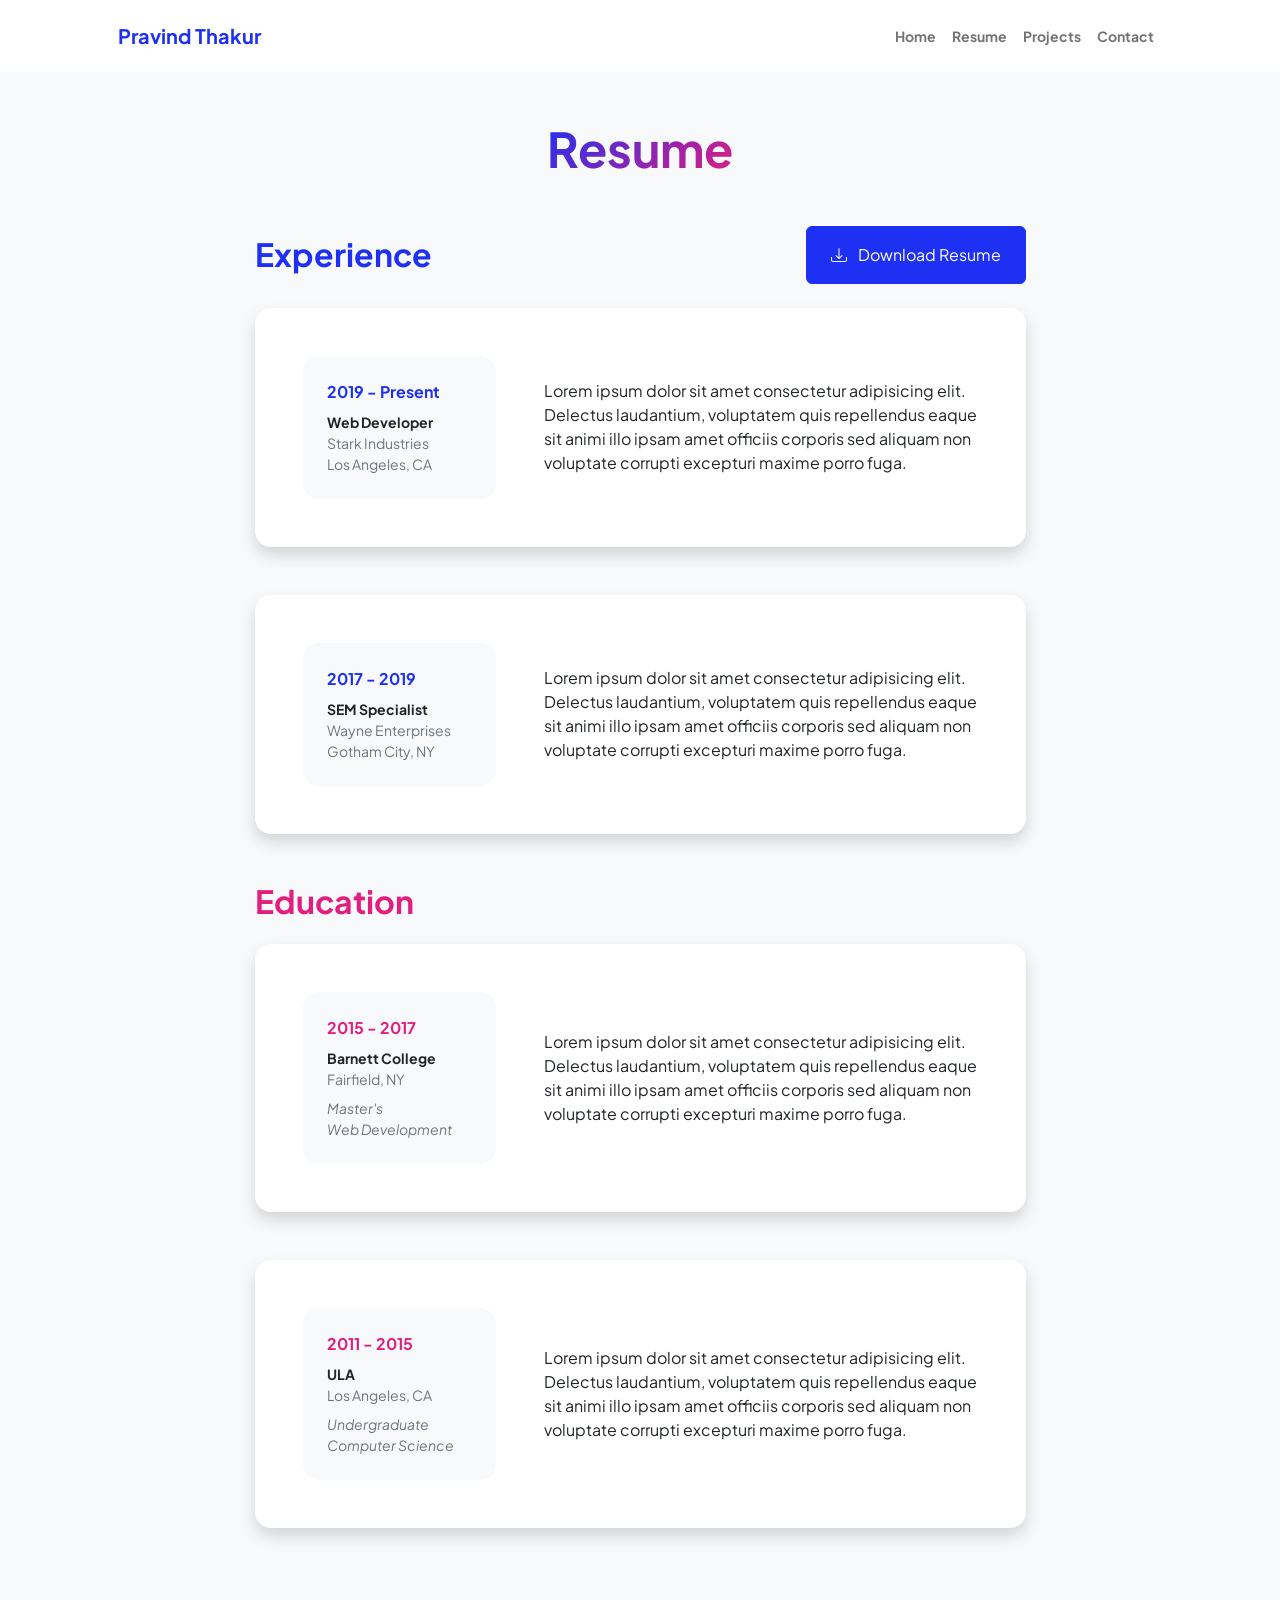
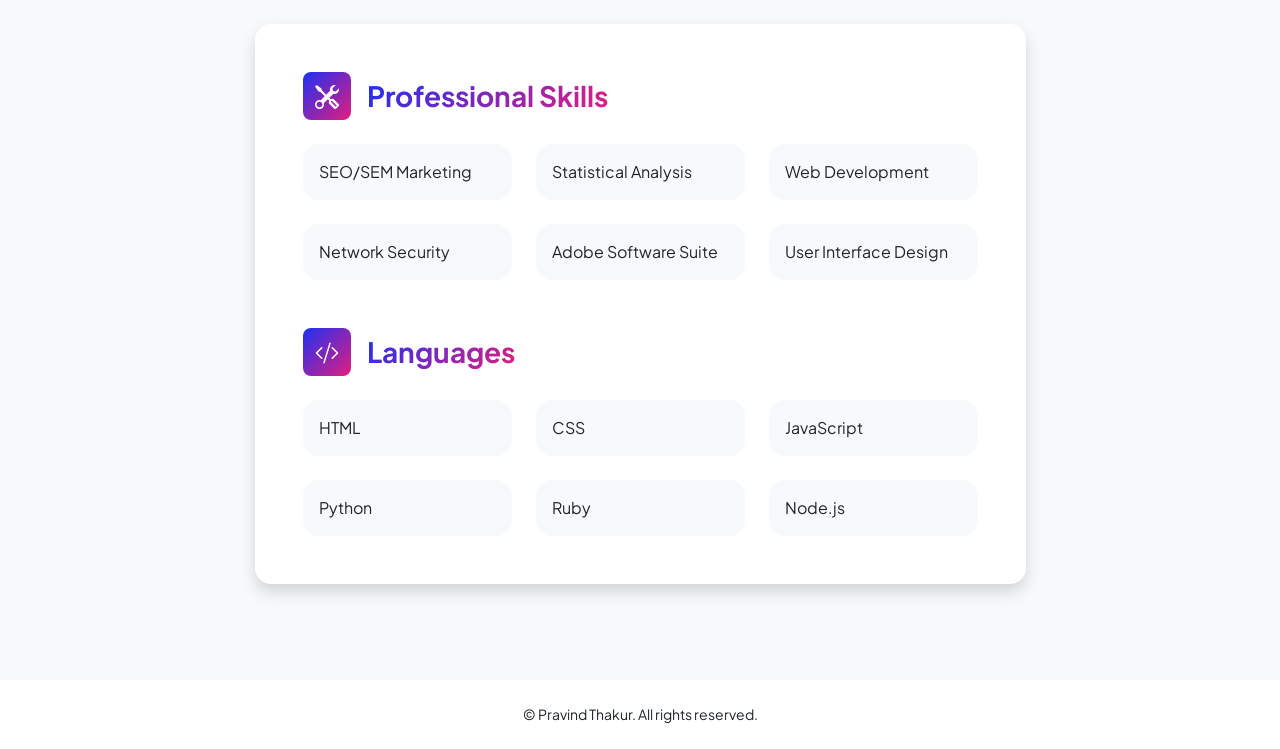
<file: resume.html>
<!DOCTYPE html>
<html lang="en">
    <head>
        <meta charset="utf-8" />
        <meta name="viewport" content="width=device-width, initial-scale=1, shrink-to-fit=no" />
        <meta name="description" content="" />
        <meta name="author" content="" />
        <title>Personal - Start Bootstrap Template</title>
        <!-- Favicon-->
        <link rel="icon" type="image/x-icon" href="assets/favicon.ico" />
        <!-- Custom Google font-->
        <link rel="preconnect" href="https://fonts.googleapis.com" />
        <link rel="preconnect" href="https://fonts.gstatic.com" crossorigin />
        <link href="https://fonts.googleapis.com/css2?family=Plus+Jakarta+Sans:wght@100;200;300;400;500;600;700;800;900&amp;display=swap" rel="stylesheet" />
        <!-- Bootstrap icons-->
        <link href="https://cdn.jsdelivr.net/npm/bootstrap-icons@1.8.1/font/bootstrap-icons.css" rel="stylesheet" />
        <!-- Core theme CSS (includes Bootstrap)-->
        <link href="css/styles.css" rel="stylesheet" />
    </head>
    <body class="d-flex flex-column h-100 bg-light">
        <main class="flex-shrink-0">
            <!-- Navigation-->
            <nav class="navbar navbar-expand-lg navbar-light bg-white py-3">
                <div class="container px-5">
                    <a class="navbar-brand" href="index.html"><span class="fw-bolder text-primary">Pravind Thakur</span></a>
                    <button class="navbar-toggler" type="button" data-bs-toggle="collapse" data-bs-target="#navbarSupportedContent" aria-controls="navbarSupportedContent" aria-expanded="false" aria-label="Toggle navigation"><span class="navbar-toggler-icon"></span></button>
                    <div class="collapse navbar-collapse" id="navbarSupportedContent">
                        <ul class="navbar-nav ms-auto mb-2 mb-lg-0 small fw-bolder">
                            <li class="nav-item"><a class="nav-link" href="index.html">Home</a></li>
                            <li class="nav-item"><a class="nav-link" href="resume.html">Resume</a></li>
                            <li class="nav-item"><a class="nav-link" href="projects.html">Projects</a></li>
                            <li class="nav-item"><a class="nav-link" href="contact.html">Contact</a></li>
                        </ul>
                    </div>
                </div>
            </nav>
            <!-- Page Content-->
            <div class="container px-5 my-5">
                <div class="text-center mb-5">
                    <h1 class="display-5 fw-bolder mb-0"><span class="text-gradient d-inline">Resume</span></h1>
                </div>
                <div class="row gx-5 justify-content-center">
                    <div class="col-lg-11 col-xl-9 col-xxl-8">
                        <!-- Experience Section-->
                        <section>
                            <div class="d-flex align-items-center justify-content-between mb-4">
                                <h2 class="text-primary fw-bolder mb-0">Experience</h2>
                                <!-- Download resume button-->
                                <!-- Note: Set the link href target to a PDF file within your project-->
                                <a class="btn btn-primary px-4 py-3" href="#!">
                                    <div class="d-inline-block bi bi-download me-2"></div>
                                    Download Resume
                                </a>
                            </div>
                            <!-- Experience Card 1-->
                            <div class="card shadow border-0 rounded-4 mb-5">
                                <div class="card-body p-5">
                                    <div class="row align-items-center gx-5">
                                        <div class="col text-center text-lg-start mb-4 mb-lg-0">
                                            <div class="bg-light p-4 rounded-4">
                                                <div class="text-primary fw-bolder mb-2">2019 - Present</div>
                                                <div class="small fw-bolder">Web Developer</div>
                                                <div class="small text-muted">Stark Industries</div>
                                                <div class="small text-muted">Los Angeles, CA</div>
                                            </div>
                                        </div>
                                        <div class="col-lg-8"><div>Lorem ipsum dolor sit amet consectetur adipisicing elit. Delectus laudantium, voluptatem quis repellendus eaque sit animi illo ipsam amet officiis corporis sed aliquam non voluptate corrupti excepturi maxime porro fuga.</div></div>
                                    </div>
                                </div>
                            </div>
                            <!-- Experience Card 2-->
                            <div class="card shadow border-0 rounded-4 mb-5">
                                <div class="card-body p-5">
                                    <div class="row align-items-center gx-5">
                                        <div class="col text-center text-lg-start mb-4 mb-lg-0">
                                            <div class="bg-light p-4 rounded-4">
                                                <div class="text-primary fw-bolder mb-2">2017 - 2019</div>
                                                <div class="small fw-bolder">SEM Specialist</div>
                                                <div class="small text-muted">Wayne Enterprises</div>
                                                <div class="small text-muted">Gotham City, NY</div>
                                            </div>
                                        </div>
                                        <div class="col-lg-8"><div>Lorem ipsum dolor sit amet consectetur adipisicing elit. Delectus laudantium, voluptatem quis repellendus eaque sit animi illo ipsam amet officiis corporis sed aliquam non voluptate corrupti excepturi maxime porro fuga.</div></div>
                                    </div>
                                </div>
                            </div>
                        </section>
                        <!-- Education Section-->
                        <section>
                            <h2 class="text-secondary fw-bolder mb-4">Education</h2>
                            <!-- Education Card 1-->
                            <div class="card shadow border-0 rounded-4 mb-5">
                                <div class="card-body p-5">
                                    <div class="row align-items-center gx-5">
                                        <div class="col text-center text-lg-start mb-4 mb-lg-0">
                                            <div class="bg-light p-4 rounded-4">
                                                <div class="text-secondary fw-bolder mb-2">2015 - 2017</div>
                                                <div class="mb-2">
                                                    <div class="small fw-bolder">Barnett College</div>
                                                    <div class="small text-muted">Fairfield, NY</div>
                                                </div>
                                                <div class="fst-italic">
                                                    <div class="small text-muted">Master's</div>
                                                    <div class="small text-muted">Web Development</div>
                                                </div>
                                            </div>
                                        </div>
                                        <div class="col-lg-8"><div>Lorem ipsum dolor sit amet consectetur adipisicing elit. Delectus laudantium, voluptatem quis repellendus eaque sit animi illo ipsam amet officiis corporis sed aliquam non voluptate corrupti excepturi maxime porro fuga.</div></div>
                                    </div>
                                </div>
                            </div>
                            <!-- Education Card 2-->
                            <div class="card shadow border-0 rounded-4 mb-5">
                                <div class="card-body p-5">
                                    <div class="row align-items-center gx-5">
                                        <div class="col text-center text-lg-start mb-4 mb-lg-0">
                                            <div class="bg-light p-4 rounded-4">
                                                <div class="text-secondary fw-bolder mb-2">2011 - 2015</div>
                                                <div class="mb-2">
                                                    <div class="small fw-bolder">ULA</div>
                                                    <div class="small text-muted">Los Angeles, CA</div>
                                                </div>
                                                <div class="fst-italic">
                                                    <div class="small text-muted">Undergraduate</div>
                                                    <div class="small text-muted">Computer Science</div>
                                                </div>
                                            </div>
                                        </div>
                                        <div class="col-lg-8"><div>Lorem ipsum dolor sit amet consectetur adipisicing elit. Delectus laudantium, voluptatem quis repellendus eaque sit animi illo ipsam amet officiis corporis sed aliquam non voluptate corrupti excepturi maxime porro fuga.</div></div>
                                    </div>
                                </div>
                            </div>
                        </section>
                        <!-- Divider-->
                        <div class="pb-5"></div>
                        <!-- Skills Section-->
                        <section>
                            <!-- Skillset Card-->
                            <div class="card shadow border-0 rounded-4 mb-5">
                                <div class="card-body p-5">
                                    <!-- Professional skills list-->
                                    <div class="mb-5">
                                        <div class="d-flex align-items-center mb-4">
                                            <div class="feature bg-primary bg-gradient-primary-to-secondary text-white rounded-3 me-3"><i class="bi bi-tools"></i></div>
                                            <h3 class="fw-bolder mb-0"><span class="text-gradient d-inline">Professional Skills</span></h3>
                                        </div>
                                        <div class="row row-cols-1 row-cols-md-3 mb-4">
                                            <div class="col mb-4 mb-md-0"><div class="d-flex align-items-center bg-light rounded-4 p-3 h-100">SEO/SEM Marketing</div></div>
                                            <div class="col mb-4 mb-md-0"><div class="d-flex align-items-center bg-light rounded-4 p-3 h-100">Statistical Analysis</div></div>
                                            <div class="col"><div class="d-flex align-items-center bg-light rounded-4 p-3 h-100">Web Development</div></div>
                                        </div>
                                        <div class="row row-cols-1 row-cols-md-3">
                                            <div class="col mb-4 mb-md-0"><div class="d-flex align-items-center bg-light rounded-4 p-3 h-100">Network Security</div></div>
                                            <div class="col mb-4 mb-md-0"><div class="d-flex align-items-center bg-light rounded-4 p-3 h-100">Adobe Software Suite</div></div>
                                            <div class="col"><div class="d-flex align-items-center bg-light rounded-4 p-3 h-100">User Interface Design</div></div>
                                        </div>
                                    </div>
                                    <!-- Languages list-->
                                    <div class="mb-0">
                                        <div class="d-flex align-items-center mb-4">
                                            <div class="feature bg-primary bg-gradient-primary-to-secondary text-white rounded-3 me-3"><i class="bi bi-code-slash"></i></div>
                                            <h3 class="fw-bolder mb-0"><span class="text-gradient d-inline">Languages</span></h3>
                                        </div>
                                        <div class="row row-cols-1 row-cols-md-3 mb-4">
                                            <div class="col mb-4 mb-md-0"><div class="d-flex align-items-center bg-light rounded-4 p-3 h-100">HTML</div></div>
                                            <div class="col mb-4 mb-md-0"><div class="d-flex align-items-center bg-light rounded-4 p-3 h-100">CSS</div></div>
                                            <div class="col"><div class="d-flex align-items-center bg-light rounded-4 p-3 h-100">JavaScript</div></div>
                                        </div>
                                        <div class="row row-cols-1 row-cols-md-3">
                                            <div class="col mb-4 mb-md-0"><div class="d-flex align-items-center bg-light rounded-4 p-3 h-100">Python</div></div>
                                            <div class="col mb-4 mb-md-0"><div class="d-flex align-items-center bg-light rounded-4 p-3 h-100">Ruby</div></div>
                                            <div class="col"><div class="d-flex align-items-center bg-light rounded-4 p-3 h-100">Node.js</div></div>
                                        </div>
                                    </div>
                                </div>
                            </div>
                        </section>
                    </div>
                </div>
            </div>
        </main>
        <!-- Footer-->
<footer class="bg-white py-4 mt-auto">
    <div class="container px-5">
        <div class="row align-items-center justify-content-center">
            <div class="col-auto text-center">
                <div class="small m-0">&copy; Pravind Thakur. All rights reserved.</div>
            </div>
        </div>
    </div>
</footer>
        <!-- Bootstrap core JS-->
        <script src="https://cdn.jsdelivr.net/npm/bootstrap@5.2.3/dist/js/bootstrap.bundle.min.js"></script>
        <!-- Core theme JS-->
        <script src="js/scripts.js"></script>
    </body>
</html>
</file>
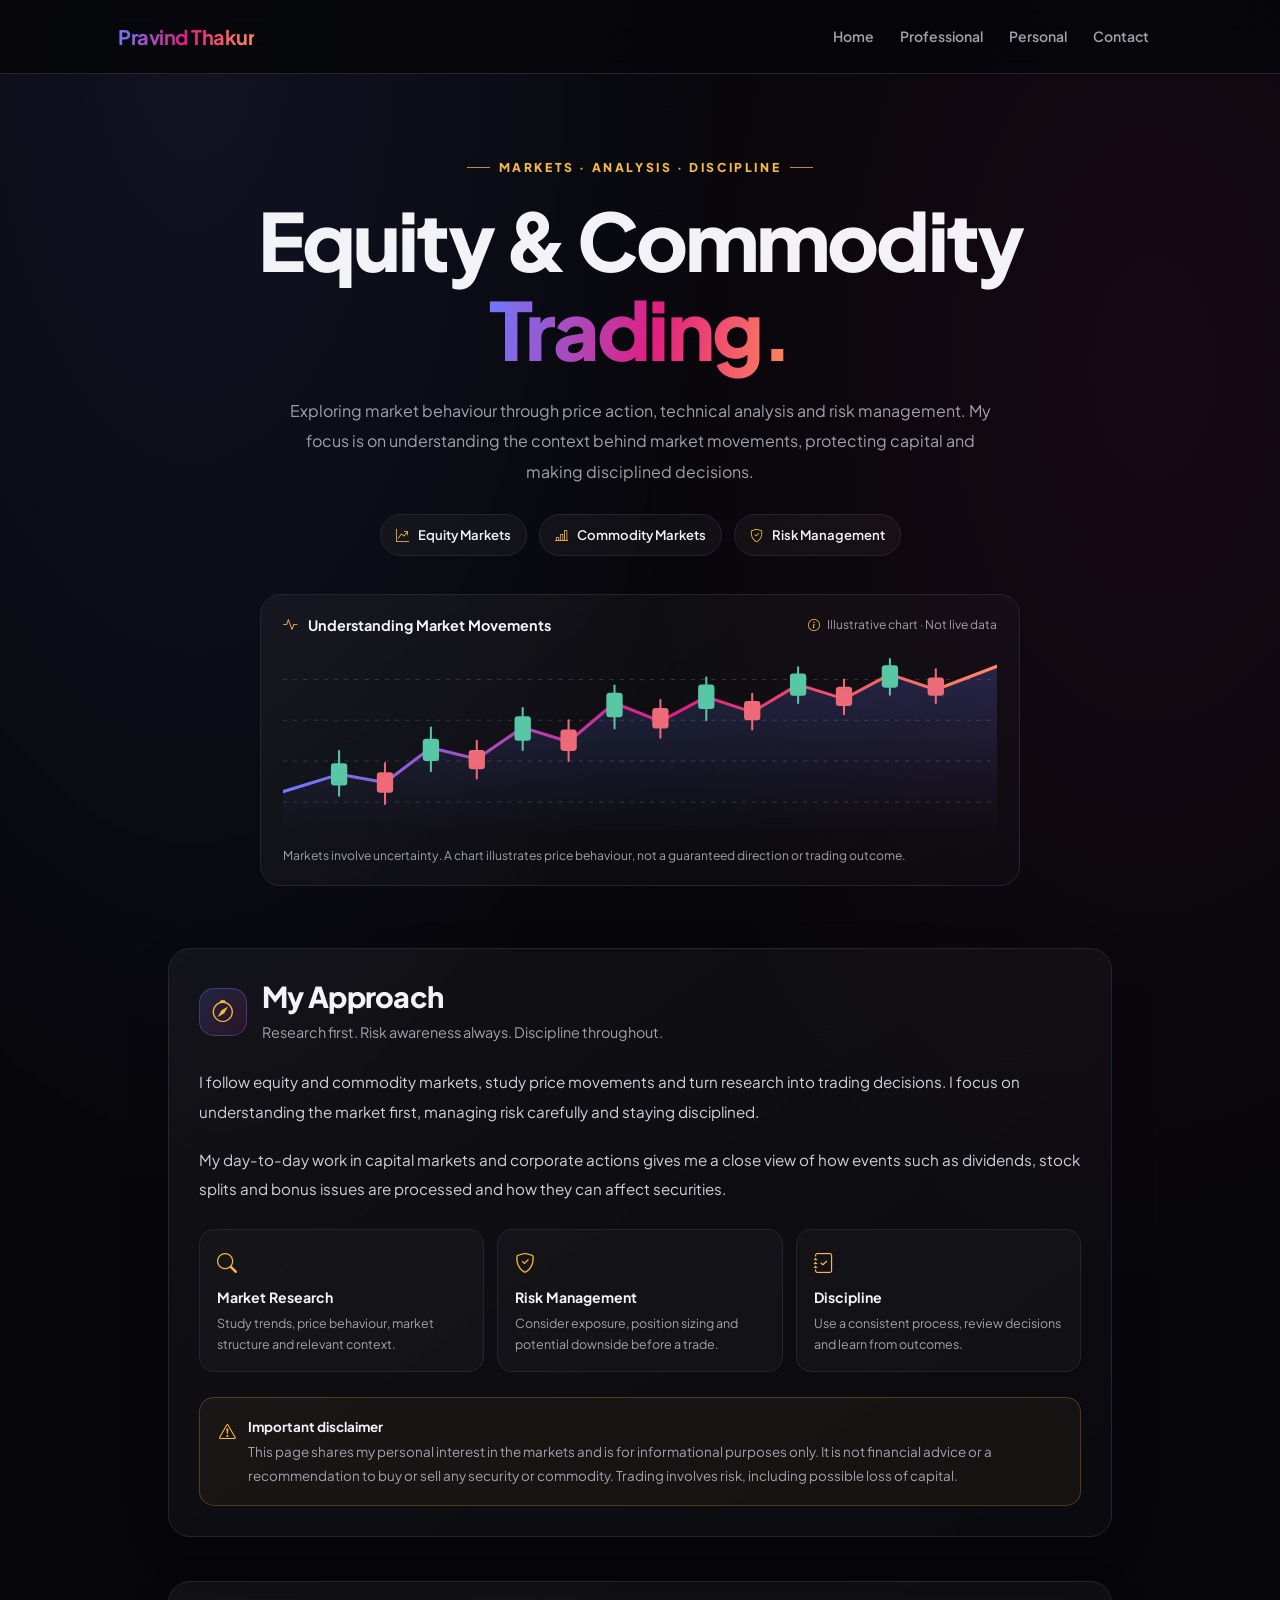
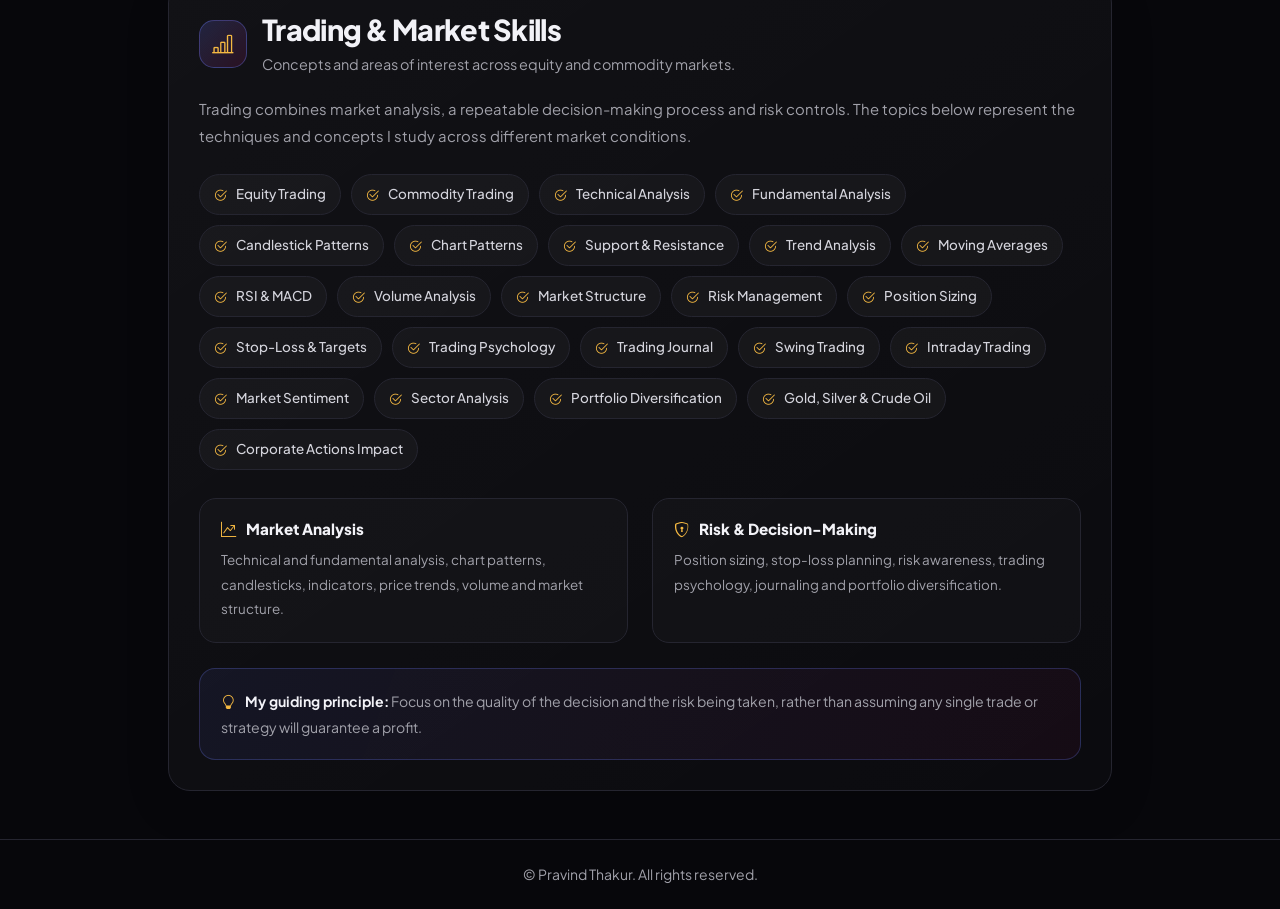
<file: Trading.html>
<!DOCTYPE html>
<html lang="en">
<head>
    <meta charset="utf-8" />
    <meta name="viewport" content="width=device-width, initial-scale=1" />
    <meta name="description" content="Pravind Thakur - Equity and commodity trading, market analysis and risk management" />
    <meta name="author" content="Pravind Thakur" />
    <meta name="theme-color" content="#07070b" />

    <title>Pravind Thakur | Trading</title>

    <link rel="icon" type="image/x-icon" href="assets/favicon.ico" />

    <link rel="preconnect" href="https://fonts.googleapis.com" />
    <link rel="preconnect" href="https://fonts.gstatic.com" crossorigin />
    <link href="https://fonts.googleapis.com/css2?family=Plus+Jakarta+Sans:wght@400;500;600;700;800&display=swap" rel="stylesheet" />

    <link href="https://cdn.jsdelivr.net/npm/bootstrap-icons@1.8.1/font/bootstrap-icons.css" rel="stylesheet" />
    <link href="css/styles.css" rel="stylesheet" />

    <style>
        :root {
            color-scheme: dark;
            --bg: #07070b;
            --surface: #101016;
            --surface-hover: #16161e;
            --border: #252530;
            --text: #f2f2f7;
            --muted: #a1a1aa;
            --gold: #f5b942;
            --blue: #6c7bff;
            --pink: #e21e80;
            --orange: #ff8a5c;
        }

        * {
            box-sizing: border-box;
        }

        html {
            scroll-behavior: smooth;
            scroll-padding-top: 90px;
            background: var(--bg);
        }

        body {
            min-height: 100vh;
            margin: 0;
            background: var(--bg) !important;
            color: var(--text);
            font-family: "Plus Jakarta Sans", sans-serif;
            overflow-x: hidden;
        }

        a {
            transition: color .25s ease, border-color .25s ease,
                        background .25s ease, transform .25s ease;
        }

        .navbar {
            background: rgba(7, 7, 11, .94) !important;
            border-bottom: 1px solid var(--border);
            backdrop-filter: blur(18px);
            -webkit-backdrop-filter: blur(18px);
        }

        .navbar-brand {
            color: var(--text) !important;
            letter-spacing: -.5px;
        }

        .brand-gradient {
            background: linear-gradient(100deg, var(--blue), var(--pink), var(--orange));
            -webkit-background-clip: text;
            background-clip: text;
            -webkit-text-fill-color: transparent;
        }

        .navbar .nav-link {
            color: var(--muted) !important;
            font-weight: 600;
            padding: 10px 13px !important;
        }

        .navbar .nav-link:hover,
        .navbar .nav-link.active {
            color: var(--gold) !important;
        }

        .navbar-toggler {
            border-color: var(--border) !important;
            box-shadow: none !important;
        }
        /* navbar-dark supplies the correct light hamburger icon. */

        .page-shell {
            position: relative;
            overflow: hidden;
            background:
                radial-gradient(ellipse at 15% 0%, rgba(108, 123, 255, .10), transparent 35%),
                radial-gradient(ellipse at 90% 15%, rgba(226, 30, 128, .07), transparent 32%),
                var(--bg);
        }

        .hero {
            position: relative;
            padding: 76px 0 42px;
            text-align: center;
        }

        .eyebrow {
            display: inline-flex;
            align-items: center;
            gap: 9px;
            margin-bottom: 18px;
            color: var(--gold);
            font-size: .76rem;
            font-weight: 800;
            letter-spacing: 2.6px;
            text-transform: uppercase;
        }

        .eyebrow::before,
        .eyebrow::after {
            content: "";
            width: 23px;
            height: 1px;
            background: var(--gold);
            opacity: .75;
        }

        .hero h1 {
            margin: 0;
            color: var(--text);
            font-size: clamp(2.6rem, 7vw, 5rem);
            font-weight: 800;
            letter-spacing: -2.8px;
            line-height: 1.12;
        }

        .gradient-text {
            background: linear-gradient(100deg, var(--blue) 0%, var(--pink) 55%, var(--orange) 100%);
            -webkit-background-clip: text;
            background-clip: text;
            -webkit-text-fill-color: transparent;
        }

        .hero-description {
            max-width: 710px;
            margin: 22px auto 0;
            color: var(--muted);
            font-size: 1rem;
            line-height: 1.9;
        }

        .hero-pills {
            display: flex;
            flex-wrap: wrap;
            justify-content: center;
            gap: 12px;
            margin-top: 27px;
        }

        .hero-pill {
            display: inline-flex;
            align-items: center;
            gap: 9px;
            padding: 10px 15px;
            border: 1px solid var(--border);
            border-radius: 999px;
            background: rgba(255, 255, 255, .035);
            color: var(--text);
            font-size: .82rem;
            font-weight: 600;
        }

        .hero-pill i {
            color: var(--gold);
        }

        .market-visual {
            max-width: 760px;
            margin: 38px auto 0;
            padding: 20px 22px;
            border: 1px solid var(--border);
            border-radius: 20px;
            background: linear-gradient(145deg, rgba(255,255,255,.045), rgba(255,255,255,.012));
            text-align: left;
        }

        .market-visual-header {
            display: flex;
            align-items: center;
            justify-content: space-between;
            gap: 15px;
            margin-bottom: 18px;
        }

        .market-visual-title {
            color: var(--text);
            font-size: .9rem;
            font-weight: 700;
        }

        .market-visual-label {
            display: inline-flex;
            align-items: center;
            gap: 7px;
            color: var(--muted);
            font-size: .75rem;
        }

        .market-visual-label i {
            color: var(--gold);
        }

        .chart-art {
            display: block;
            width: 100%;
            height: auto;
            max-height: 190px;
        }

        .market-visual-note {
            margin: 12px 0 0;
            color: var(--muted);
            font-size: .76rem;
            line-height: 1.7;
        }

        .content-section {
            padding: 20px 0 24px;
        }

        .content-container {
            max-width: 1040px;
            margin: 0 auto;
        }

        .section-heading {
            display: flex;
            align-items: center;
            gap: 15px;
            margin-bottom: 23px;
        }

        .section-icon {
            display: flex;
            flex: 0 0 48px;
            width: 48px;
            height: 48px;
            align-items: center;
            justify-content: center;
            border: 1px solid rgba(108, 123, 255, .35);
            border-radius: 15px;
            background: linear-gradient(135deg, rgba(108, 123, 255, .18), rgba(226, 30, 128, .12));
            color: var(--gold);
            font-size: 1.35rem;
        }

        .section-heading h2 {
            margin: 0;
            color: var(--text);
            font-size: clamp(1.3rem, 3vw, 1.8rem);
            font-weight: 800;
            letter-spacing: -.7px;
        }

        .section-subtitle {
            margin: 6px 0 0;
            color: var(--muted);
            font-size: .9rem;
            line-height: 1.7;
        }

        .dark-card {
            height: 100%;
            border: 1px solid var(--border);
            border-radius: 22px;
            background: linear-gradient(145deg, rgba(255,255,255,.045), rgba(255,255,255,.015));
            box-shadow: 0 15px 45px rgba(0, 0, 0, .14);
            transition: border-color .3s ease, transform .3s ease, box-shadow .3s ease;
        }

        .dark-card:hover {
            border-color: rgba(245, 185, 66, .35);
            box-shadow: 0 18px 45px rgba(0, 0, 0, .22);
        }

        .approach-card {
            padding: 30px;
        }

        .approach-copy {
            color: #d0d0d9;
            font-size: .95rem;
            line-height: 1.95;
        }

        .approach-copy p {
            margin-bottom: 18px;
        }

        .approach-copy p:last-child {
            margin-bottom: 0;
        }

        .approach-highlights {
            display: grid;
            grid-template-columns: repeat(3, minmax(0, 1fr));
            gap: 13px;
            margin-top: 25px;
        }

        .highlight-item {
            padding: 17px;
            border: 1px solid var(--border);
            border-radius: 15px;
            background: rgba(255, 255, 255, .025);
        }

        .highlight-item i {
            display: block;
            margin-bottom: 10px;
            color: var(--gold);
            font-size: 1.25rem;
        }

        .highlight-item strong {
            display: block;
            margin-bottom: 5px;
            color: var(--text);
            font-size: .88rem;
        }

        .highlight-item span {
            display: block;
            color: var(--muted);
            font-size: .78rem;
            line-height: 1.65;
        }

        .disclaimer {
            display: flex;
            align-items: flex-start;
            gap: 12px;
            margin-top: 25px;
            padding: 17px 19px;
            border: 1px solid rgba(245, 185, 66, .25);
            border-radius: 15px;
            background: rgba(245, 185, 66, .045);
            color: var(--muted);
            font-size: .84rem;
            line-height: 1.8;
        }

        .disclaimer i {
            flex: 0 0 auto;
            margin-top: 2px;
            color: var(--gold);
            font-size: 1.05rem;
        }

        .skills-card {
            padding: 30px;
        }

        .skills-intro {
            margin: -4px 0 23px;
            color: var(--muted);
            font-size: .93rem;
            line-height: 1.85;
        }

        .skills-list {
            display: flex;
            flex-wrap: wrap;
            gap: 10px;
        }

        .skill-tag {
            display: inline-flex;
            align-items: center;
            gap: 8px;
            padding: 10px 14px;
            border: 1px solid var(--border);
            border-radius: 999px;
            background: rgba(255, 255, 255, .035);
            color: #d4d4dc;
            font-size: .84rem;
            font-weight: 500;
            line-height: 1.4;
            transition: border-color .25s ease, background .25s ease, color .25s ease;
        }

        .skill-tag i {
            color: var(--gold);
            font-size: .85rem;
        }

        .skill-tag:hover {
            border-color: rgba(245, 185, 66, .45);
            background: rgba(245, 185, 66, .07);
            color: #fff;
        }

        .skill-groups {
            display: grid;
            grid-template-columns: repeat(2, minmax(0, 1fr));
            gap: 24px;
            margin-top: 28px;
        }

        .skill-group {
            padding: 21px;
            border: 1px solid var(--border);
            border-radius: 17px;
            background: rgba(255, 255, 255, .02);
        }

        .skill-group h3 {
            display: flex;
            align-items: center;
            gap: 10px;
            margin: 0 0 10px;
            color: var(--text);
            font-size: .95rem;
            font-weight: 800;
        }

        .skill-group h3 i {
            color: var(--gold);
        }

        .skill-group p {
            margin: 0;
            color: var(--muted);
            font-size: .84rem;
            line-height: 1.8;
        }

        .closing-note {
            margin-top: 25px;
            padding: 19px 21px;
            border: 1px solid rgba(108, 123, 255, .25);
            border-radius: 16px;
            background: linear-gradient(110deg, rgba(108, 123, 255, .08), rgba(226, 30, 128, .05));
            color: var(--muted);
            font-size: .88rem;
            line-height: 1.85;
        }

        .closing-note i {
            margin-right: 8px;
            color: var(--gold);
        }

        footer {
            margin-top: 30px;
            border-top: 1px solid var(--border);
            background: #07070b !important;
            color: var(--muted);
        }

        footer .small {
            color: var(--muted);
        }

        .scroll-progress {
            position: fixed;
            z-index: 2000;
            top: 0;
            left: 0;
            width: 0;
            height: 3px;
            background: linear-gradient(90deg, var(--blue), var(--pink), var(--orange));
        }

        @media (max-width: 767.98px) {
            .hero {
                padding: 54px 0 30px;
            }

            .hero h1 {
                letter-spacing: -1.7px;
            }

            .hero-description {
                font-size: .94rem;
            }

            .market-visual {
                margin-top: 28px;
                padding: 17px;
            }

            .content-section {
                padding: 15px 0 20px;
            }

            .approach-card,
            .skills-card {
                padding: 22px;
            }

            .approach-highlights {
                grid-template-columns: 1fr;
            }

            .highlight-item {
                display: grid;
                grid-template-columns: 28px 1fr;
                column-gap: 10px;
                align-items: start;
            }

            .highlight-item i {
                grid-row: span 2;
                margin-bottom: 0;
            }

            .skill-groups {
                grid-template-columns: 1fr;
                gap: 14px;
            }

            .skill-tag {
                padding: 9px 12px;
                font-size: .79rem;
            }
        }

        @media (max-width: 420px) {
            .hero-pill {
                font-size: .76rem;
                padding: 9px 11px;
            }

            .section-heading {
                gap: 11px;
            }

            .section-icon {
                flex-basis: 42px;
                width: 42px;
                height: 42px;
            }

            .market-visual-header {
                align-items: flex-start;
                flex-direction: column;
                gap: 8px;
            }
        }

        @media (prefers-reduced-motion: reduce) {
            *,
            *::before,
            *::after {
                scroll-behavior: auto !important;
                transition-duration: .01ms !important;
                animation-duration: .01ms !important;
            }
        }
    </style>
</head>

<body class="d-flex flex-column">

    <div class="scroll-progress" id="scrollProgress"></div>

    <main class="flex-shrink-0 page-shell">

        <!-- Navigation -->
        <nav class="navbar navbar-expand-lg navbar-dark py-3 sticky-top">
            <div class="container px-4 px-lg-5">

                <a class="navbar-brand fw-bolder" href="index.html">
                    <span class="brand-gradient">Pravind Thakur</span>
                </a>

                <button class="navbar-toggler" type="button"
                    data-bs-toggle="collapse"
                    data-bs-target="#navbarSupportedContent"
                    aria-controls="navbarSupportedContent"
                    aria-expanded="false"
                    aria-label="Toggle navigation">
                    <span class="navbar-toggler-icon"></span>
                </button>

                <div class="collapse navbar-collapse" id="navbarSupportedContent">
                    <ul class="navbar-nav ms-auto mb-2 mb-lg-0 small fw-bolder">
                        <li class="nav-item">
                            <a class="nav-link" href="index.html">Home</a>
                        </li>
                        <li class="nav-item">
                            <a class="nav-link" href="Professional.html">Professional</a>
                        </li>
                        <li class="nav-item">
                            <a class="nav-link" href="Personal.html">Personal</a>
                        </li>
                        <li class="nav-item">
                            <a class="nav-link" href="contact.html">Contact</a>
                        </li>
                    </ul>
                </div>

            </div>
        </nav>


        <!-- Hero -->
        <section class="hero">
            <div class="container px-4 px-lg-5">

                <div class="eyebrow">Markets · Analysis · Discipline</div>

                <h1>
                    Equity &amp; Commodity<br />
                    <span class="gradient-text">Trading.</span>
                </h1>

                <p class="hero-description">
                    Exploring market behaviour through price action, technical analysis
                    and risk management. My focus is on understanding the context behind
                    market movements, protecting capital and making disciplined decisions.
                </p>

                <div class="hero-pills">
                    <div class="hero-pill">
                        <i class="bi bi-graph-up-arrow"></i>
                        Equity Markets
                    </div>
                    <div class="hero-pill">
                        <i class="bi bi-bar-chart-line"></i>
                        Commodity Markets
                    </div>
                    <div class="hero-pill">
                        <i class="bi bi-shield-check"></i>
                        Risk Management
                    </div>
                </div>

                <!-- Decorative chart illustration; not live market data -->
                <div class="market-visual">
                    <div class="market-visual-header">
                        <div class="market-visual-title">
                            <i class="bi bi-activity me-2" style="color: var(--gold);"></i>
                            Understanding Market Movements
                        </div>
                        <div class="market-visual-label">
                            <i class="bi bi-info-circle"></i>
                            Illustrative chart · Not live data
                        </div>
                    </div>

                    <svg class="chart-art" viewBox="0 0 700 175"
                        role="img" aria-label="Decorative candlestick chart illustration">

                        <defs>
                            <linearGradient id="chartLine" x1="0" y1="0" x2="1" y2="0">
                                <stop offset="0%" stop-color="#6c7bff" />
                                <stop offset="55%" stop-color="#e21e80" />
                                <stop offset="100%" stop-color="#ff8a5c" />
                            </linearGradient>
                            <linearGradient id="chartFill" x1="0" y1="0" x2="0" y2="1">
                                <stop offset="0%" stop-color="#6c7bff" stop-opacity=".22" />
                                <stop offset="100%" stop-color="#6c7bff" stop-opacity="0" />
                            </linearGradient>
                        </defs>

                        <g stroke="#343440" stroke-width="1" stroke-dasharray="4 6">
                            <line x1="0" y1="25" x2="700" y2="25" />
                            <line x1="0" y1="65" x2="700" y2="65" />
                            <line x1="0" y1="105" x2="700" y2="105" />
                            <line x1="0" y1="145" x2="700" y2="145" />
                        </g>

                        <path d="M 0 135 L 55 118 L 100 126 L 145 92 L 190 103 L 235 72 L 280 86 L 325 48 L 370 66 L 415 42 L 460 57 L 505 30 L 550 44 L 595 20 L 640 35 L 700 12 L 700 175 L 0 175 Z"
                            fill="url(#chartFill)" />

                        <path d="M 0 135 L 55 118 L 100 126 L 145 92 L 190 103 L 235 72 L 280 86 L 325 48 L 370 66 L 415 42 L 460 57 L 505 30 L 550 44 L 595 20 L 640 35 L 700 12"
                            fill="none" stroke="url(#chartLine)" stroke-width="3"
                            stroke-linecap="round" stroke-linejoin="round" />

                        <g stroke-width="2" stroke-linecap="round">
                            <g stroke="#57c7a5" fill="#57c7a5">
                                <line x1="55" y1="95" x2="55" y2="139" />
                                <rect x="48" y="108" width="14" height="20" rx="2" />
                                <line x1="145" y1="72" x2="145" y2="115" />
                                <rect x="138" y="84" width="14" height="20" rx="2" />
                                <line x1="235" y1="53" x2="235" y2="94" />
                                <rect x="228" y="62" width="14" height="22" rx="2" />
                                <line x1="325" y1="31" x2="325" y2="73" />
                                <rect x="318" y="39" width="14" height="22" rx="2" />
                                <line x1="415" y1="23" x2="415" y2="65" />
                                <rect x="408" y="31" width="14" height="22" rx="2" />
                                <line x1="505" y1="13" x2="505" y2="48" />
                                <rect x="498" y="20" width="14" height="20" rx="2" />
                                <line x1="595" y1="5" x2="595" y2="40" />
                                <rect x="588" y="12" width="14" height="20" rx="2" />
                            </g>

                            <g stroke="#ed6a78" fill="#ed6a78">
                                <line x1="100" y1="107" x2="100" y2="147" />
                                <rect x="93" y="117" width="14" height="18" rx="2" />
                                <line x1="190" y1="85" x2="190" y2="122" />
                                <rect x="183" y="95" width="14" height="17" rx="2" />
                                <line x1="280" y1="65" x2="280" y2="105" />
                                <rect x="273" y="75" width="14" height="19" rx="2" />
                                <line x1="370" y1="45" x2="370" y2="82" />
                                <rect x="363" y="54" width="14" height="18" rx="2" />
                                <line x1="460" y1="39" x2="460" y2="74" />
                                <rect x="453" y="47" width="14" height="17" rx="2" />
                                <line x1="550" y1="25" x2="550" y2="59" />
                                <rect x="543" y="33" width="14" height="17" rx="2" />
                                <line x1="640" y1="15" x2="640" y2="48" />
                                <rect x="633" y="24" width="14" height="16" rx="2" />
                            </g>
                        </g>
                    </svg>

                    <p class="market-visual-note">
                        Markets involve uncertainty. A chart illustrates price behaviour,
                        not a guaranteed direction or trading outcome.
                    </p>
                </div>

            </div>
        </section>


        <!-- My Approach -->
        <section class="content-section">
            <div class="container px-4 px-lg-5 content-container">

                <div class="dark-card approach-card">

                    <div class="section-heading">
                        <div class="section-icon">
                            <i class="bi bi-compass"></i>
                        </div>
                        <div>
                            <h2>My Approach</h2>
                            <p class="section-subtitle">
                                Research first. Risk awareness always. Discipline throughout.
                            </p>
                        </div>
                    </div>

                    <div class="approach-copy">
                        <p>
                            I follow equity and commodity markets, study price movements
                            and turn research into trading decisions. I focus on understanding
                            the market first, managing risk carefully and staying disciplined.
                        </p>

                        <p>
                            My day-to-day work in capital markets and corporate actions gives
                            me a close view of how events such as dividends, stock splits and
                            bonus issues are processed and how they can affect securities.
                        </p>
                    </div>

                    <div class="approach-highlights">

                        <div class="highlight-item">
                            <i class="bi bi-search"></i>
                            <strong>Market Research</strong>
                            <span>Study trends, price behaviour, market structure and relevant context.</span>
                        </div>

                        <div class="highlight-item">
                            <i class="bi bi-shield-check"></i>
                            <strong>Risk Management</strong>
                            <span>Consider exposure, position sizing and potential downside before a trade.</span>
                        </div>

                        <div class="highlight-item">
                            <i class="bi bi-journal-check"></i>
                            <strong>Discipline</strong>
                            <span>Use a consistent process, review decisions and learn from outcomes.</span>
                        </div>

                    </div>

                    <div class="disclaimer">
                        <i class="bi bi-exclamation-triangle"></i>
                        <div>
                            <strong style="color: var(--text);">Important disclaimer</strong><br />
                            This page shares my personal interest in the markets and is
                            for informational purposes only. It is not financial advice
                            or a recommendation to buy or sell any security or commodity.
                            Trading involves risk, including possible loss of capital.
                        </div>
                    </div>

                </div>

            </div>
        </section>


        <!-- Trading & Market Skills -->
        <section class="content-section pb-5">
            <div class="container px-4 px-lg-5 content-container">

                <div class="dark-card skills-card">

                    <div class="section-heading">
                        <div class="section-icon">
                            <i class="bi bi-bar-chart-line"></i>
                        </div>
                        <div>
                            <h2>Trading &amp; Market Skills</h2>
                            <p class="section-subtitle">
                                Concepts and areas of interest across equity and commodity markets.
                            </p>
                        </div>
                    </div>

                    <p class="skills-intro">
                        Trading combines market analysis, a repeatable decision-making
                        process and risk controls. The topics below represent the
                        techniques and concepts I study across different market conditions.
                    </p>

                    <div class="skills-list">

                        <span class="skill-tag"><i class="bi bi-check2-circle"></i>Equity Trading</span>
                        <span class="skill-tag"><i class="bi bi-check2-circle"></i>Commodity Trading</span>
                        <span class="skill-tag"><i class="bi bi-check2-circle"></i>Technical Analysis</span>
                        <span class="skill-tag"><i class="bi bi-check2-circle"></i>Fundamental Analysis</span>
                        <span class="skill-tag"><i class="bi bi-check2-circle"></i>Candlestick Patterns</span>
                        <span class="skill-tag"><i class="bi bi-check2-circle"></i>Chart Patterns</span>
                        <span class="skill-tag"><i class="bi bi-check2-circle"></i>Support &amp; Resistance</span>
                        <span class="skill-tag"><i class="bi bi-check2-circle"></i>Trend Analysis</span>
                        <span class="skill-tag"><i class="bi bi-check2-circle"></i>Moving Averages</span>
                        <span class="skill-tag"><i class="bi bi-check2-circle"></i>RSI &amp; MACD</span>
                        <span class="skill-tag"><i class="bi bi-check2-circle"></i>Volume Analysis</span>
                        <span class="skill-tag"><i class="bi bi-check2-circle"></i>Market Structure</span>
                        <span class="skill-tag"><i class="bi bi-check2-circle"></i>Risk Management</span>
                        <span class="skill-tag"><i class="bi bi-check2-circle"></i>Position Sizing</span>
                        <span class="skill-tag"><i class="bi bi-check2-circle"></i>Stop-Loss &amp; Targets</span>
                        <span class="skill-tag"><i class="bi bi-check2-circle"></i>Trading Psychology</span>
                        <span class="skill-tag"><i class="bi bi-check2-circle"></i>Trading Journal</span>
                        <span class="skill-tag"><i class="bi bi-check2-circle"></i>Swing Trading</span>
                        <span class="skill-tag"><i class="bi bi-check2-circle"></i>Intraday Trading</span>
                        <span class="skill-tag"><i class="bi bi-check2-circle"></i>Market Sentiment</span>
                        <span class="skill-tag"><i class="bi bi-check2-circle"></i>Sector Analysis</span>
                        <span class="skill-tag"><i class="bi bi-check2-circle"></i>Portfolio Diversification</span>
                        <span class="skill-tag"><i class="bi bi-check2-circle"></i>Gold, Silver &amp; Crude Oil</span>
                        <span class="skill-tag"><i class="bi bi-check2-circle"></i>Corporate Actions Impact</span>

                    </div>

                    <div class="skill-groups">

                        <div class="skill-group">
                            <h3>
                                <i class="bi bi-graph-up-arrow"></i>
                                Market Analysis
                            </h3>
                            <p>
                                Technical and fundamental analysis, chart patterns,
                                candlesticks, indicators, price trends, volume and market structure.
                            </p>
                        </div>

                        <div class="skill-group">
                            <h3>
                                <i class="bi bi-shield-lock"></i>
                                Risk &amp; Decision-Making
                            </h3>
                            <p>
                                Position sizing, stop-loss planning, risk awareness,
                                trading psychology, journaling and portfolio diversification.
                            </p>
                        </div>

                    </div>

                    <div class="closing-note">
                        <i class="bi bi-lightbulb"></i>
                        <strong style="color: var(--text);">My guiding principle:</strong>
                        Focus on the quality of the decision and the risk being taken,
                        rather than assuming any single trade or strategy will guarantee a profit.
                    </div>

                </div>

            </div>
        </section>

    </main>


    <!-- Footer -->
    <footer class="py-4 mt-auto">
        <div class="container px-4 px-lg-5">
            <div class="text-center">
                <div class="small">
                    &copy; Pravind Thakur. All rights reserved.
                </div>
            </div>
        </div>
    </footer>


    <!-- Bootstrap JS -->
    <script src="https://cdn.jsdelivr.net/npm/bootstrap@5.2.3/dist/js/bootstrap.bundle.min.js"></script>

    <!-- Existing site JavaScript -->
    <script src="js/scripts.js"></script>

    <!-- Reading progress indicator -->
    <script>
        (function () {
            var progress = document.getElementById('scrollProgress');

            function updateProgress() {
                var scrollableHeight =
                    document.documentElement.scrollHeight - window.innerHeight;

                var percentage = scrollableHeight > 0
                    ? (window.scrollY / scrollableHeight) * 100
                    : 0;

                progress.style.width = Math.min(100, percentage) + '%';
            }

            window.addEventListener('scroll', updateProgress, { passive: true });
            window.addEventListener('resize', updateProgress);
            updateProgress();
        })();
    </script>

</body>
</html>
</file>
